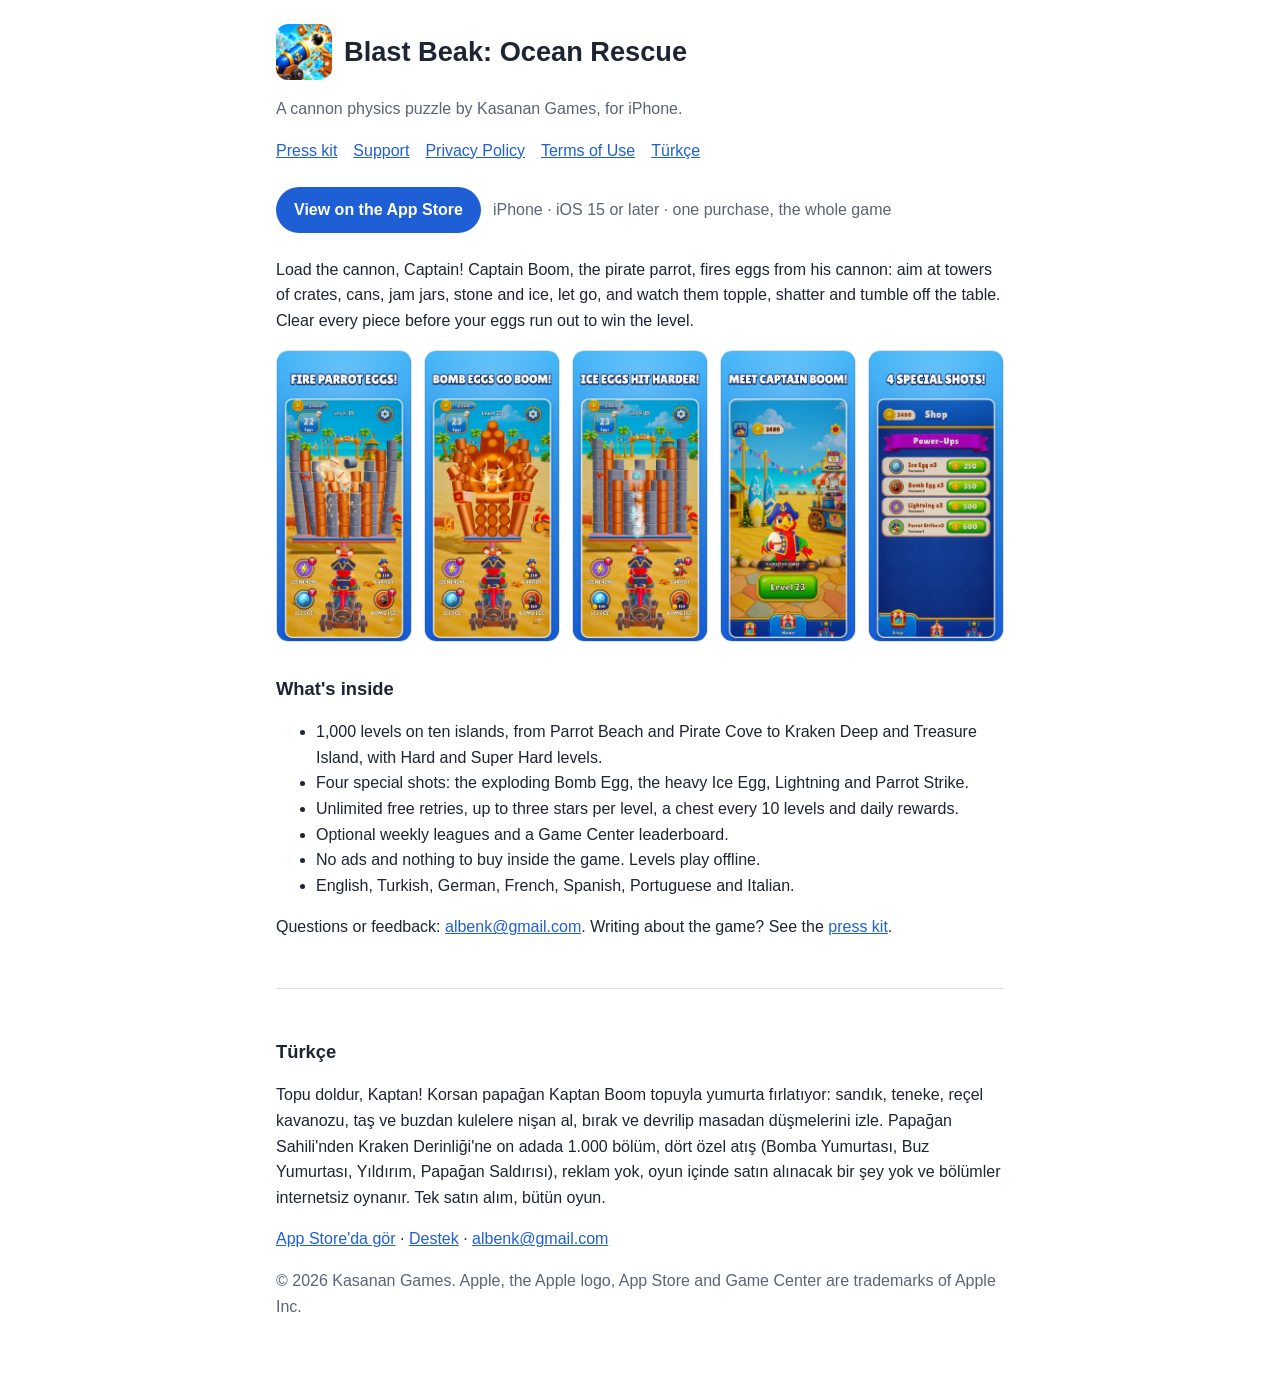
<file: index.html>
<!doctype html>
<html lang="en">
<head>
<meta charset="utf-8">
<meta name="viewport" content="width=device-width, initial-scale=1">
<title>Blast Beak: Ocean Rescue</title>
<meta name="description" content="A physics puzzle for iPhone: a pirate parrot's cannon fires eggs at towers. 1,000 levels, no ads, nothing to buy inside the game.">
<meta property="og:title" content="Blast Beak: Ocean Rescue">
<meta property="og:description" content="A physics puzzle for iPhone: a pirate parrot's cannon fires eggs at towers. 1,000 levels, no ads, nothing to buy inside the game.">
<meta property="og:image" content="https://albenm.github.io/blastbeak-privacy/press/files/BlastBeak_AppIcon_1024.png">
<meta property="og:url" content="https://albenm.github.io/blastbeak-privacy/">
<link rel="stylesheet" href="style.css">
</head>
<body>
<main>
<header><img src="icon.png" alt=""><h1>Blast Beak: Ocean Rescue</h1></header>
<p class="muted">A cannon physics puzzle by Kasanan Games, for iPhone.</p>
<nav><a href="press.html">Press kit</a><a href="support.html">Support</a><a href="privacy.html">Privacy Policy</a><a href="terms.html">Terms of Use</a><a href="#tr">Türkçe</a></nav>

<div class="cta"><a class="button" href="https://apps.apple.com/app/id6823233301">View on the App Store</a><span class="muted">iPhone · iOS 15 or later · one purchase, the whole game</span></div>

<p>Load the cannon, Captain! Captain Boom, the pirate parrot, fires eggs from his cannon: aim at towers of crates, cans, jam jars, stone and ice, let go, and watch them topple, shatter and tumble off the table. Clear every piece before your eggs run out to win the level.</p>

<div class="shots">
<a href="press/files/BlastBeak_01_eggs_1290x2796.jpg"><img src="press/thumbs/01_eggs.jpg" alt="Screenshot: firing parrot eggs at a tower of crates and stone" loading="lazy"></a>
<a href="press/files/BlastBeak_02_bomb_egg_1290x2796.jpg"><img src="press/thumbs/02_bomb_egg.jpg" alt="Screenshot: a Bomb Egg blowing a wooden tower apart" loading="lazy"></a>
<a href="press/files/BlastBeak_03_ice_egg_1290x2796.jpg"><img src="press/thumbs/03_ice_egg.jpg" alt="Screenshot: an Ice Egg hitting a tower" loading="lazy"></a>
<a href="press/files/BlastBeak_04_captain_1290x2796.jpg"><img src="press/thumbs/04_captain.jpg" alt="Screenshot: Captain Boom on the home screen" loading="lazy"></a>
<a href="press/files/BlastBeak_05_powerups_1290x2796.jpg"><img src="press/thumbs/05_powerups.jpg" alt="Screenshot: the four special shots in the Shop" loading="lazy"></a>
</div>

<h2>What's inside</h2>
<ul>
<li>1,000 levels on ten islands, from Parrot Beach and Pirate Cove to Kraken Deep and Treasure Island, with Hard and Super Hard levels.</li>
<li>Four special shots: the exploding Bomb Egg, the heavy Ice Egg, Lightning and Parrot Strike.</li>
<li>Unlimited free retries, up to three stars per level, a chest every 10 levels and daily rewards.</li>
<li>Optional weekly leagues and a Game Center leaderboard.</li>
<li>No ads and nothing to buy inside the game. Levels play offline.</li>
<li>English, Turkish, German, French, Spanish, Portuguese and Italian.</li>
</ul>

<p>Questions or feedback: <a href="mailto:albenk@gmail.com?subject=Blast%20Beak%20Support%20Request">albenk@gmail.com</a>. Writing about the game? See the <a href="press.html">press kit</a>.</p>

<hr>
<h2 id="tr" lang="tr">Türkçe</h2>
<p lang="tr">Topu doldur, Kaptan! Korsan papağan Kaptan Boom topuyla yumurta fırlatıyor: sandık, teneke, reçel kavanozu, taş ve buzdan kulelere nişan al, bırak ve devrilip masadan düşmelerini izle. Papağan Sahili'nden Kraken Derinliği'ne on adada 1.000 bölüm, dört özel atış (Bomba Yumurtası, Buz Yumurtası, Yıldırım, Papağan Saldırısı), reklam yok, oyun içinde satın alınacak bir şey yok ve bölümler internetsiz oynanır. Tek satın alım, bütün oyun.</p>
<p lang="tr"><a href="https://apps.apple.com/tr/app/id6823233301">App Store'da gör</a> · <a href="support.html#tr">Destek</a> · <a href="mailto:albenk@gmail.com?subject=Blast%20Beak%20Destek%20Talebi">albenk@gmail.com</a></p>

<p class="muted">&copy; 2026 Kasanan Games. Apple, the Apple logo, App Store and Game Center are trademarks of Apple Inc.</p>
</main>
</body>
</html>
</file>
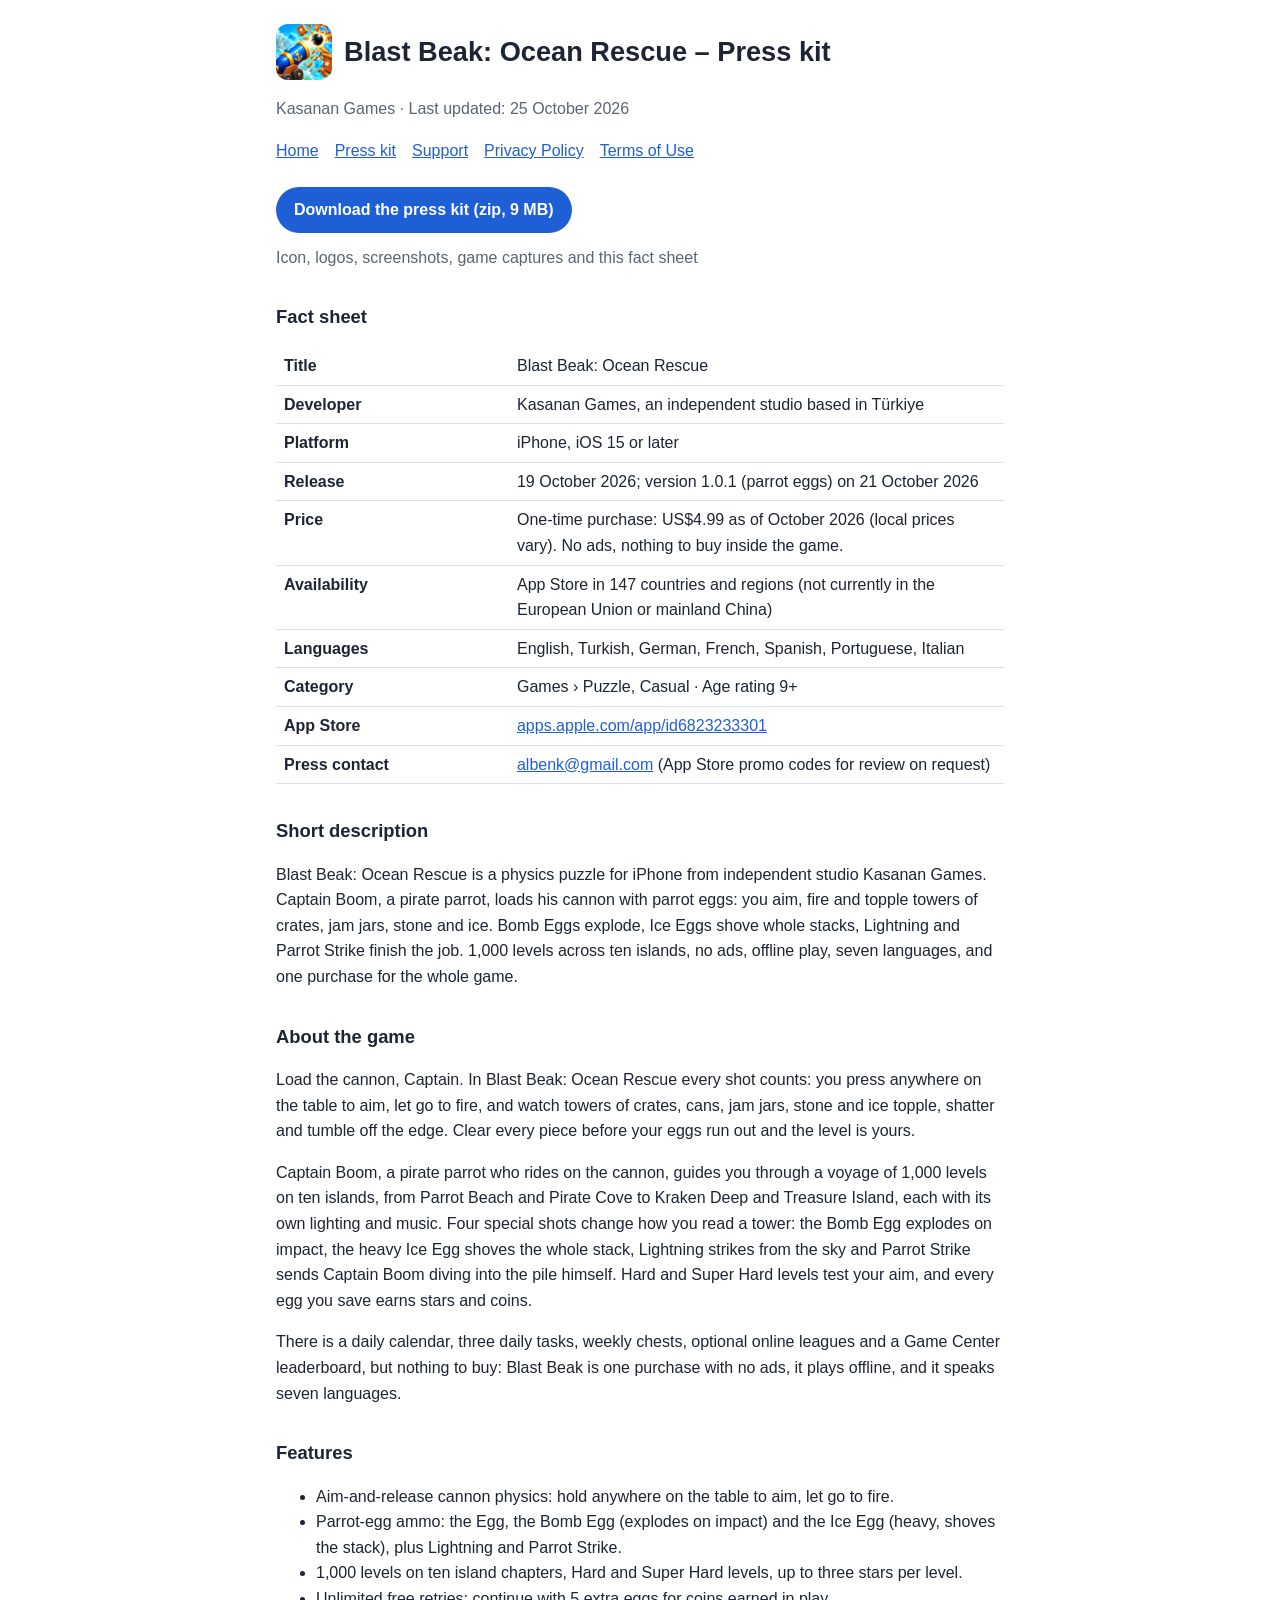
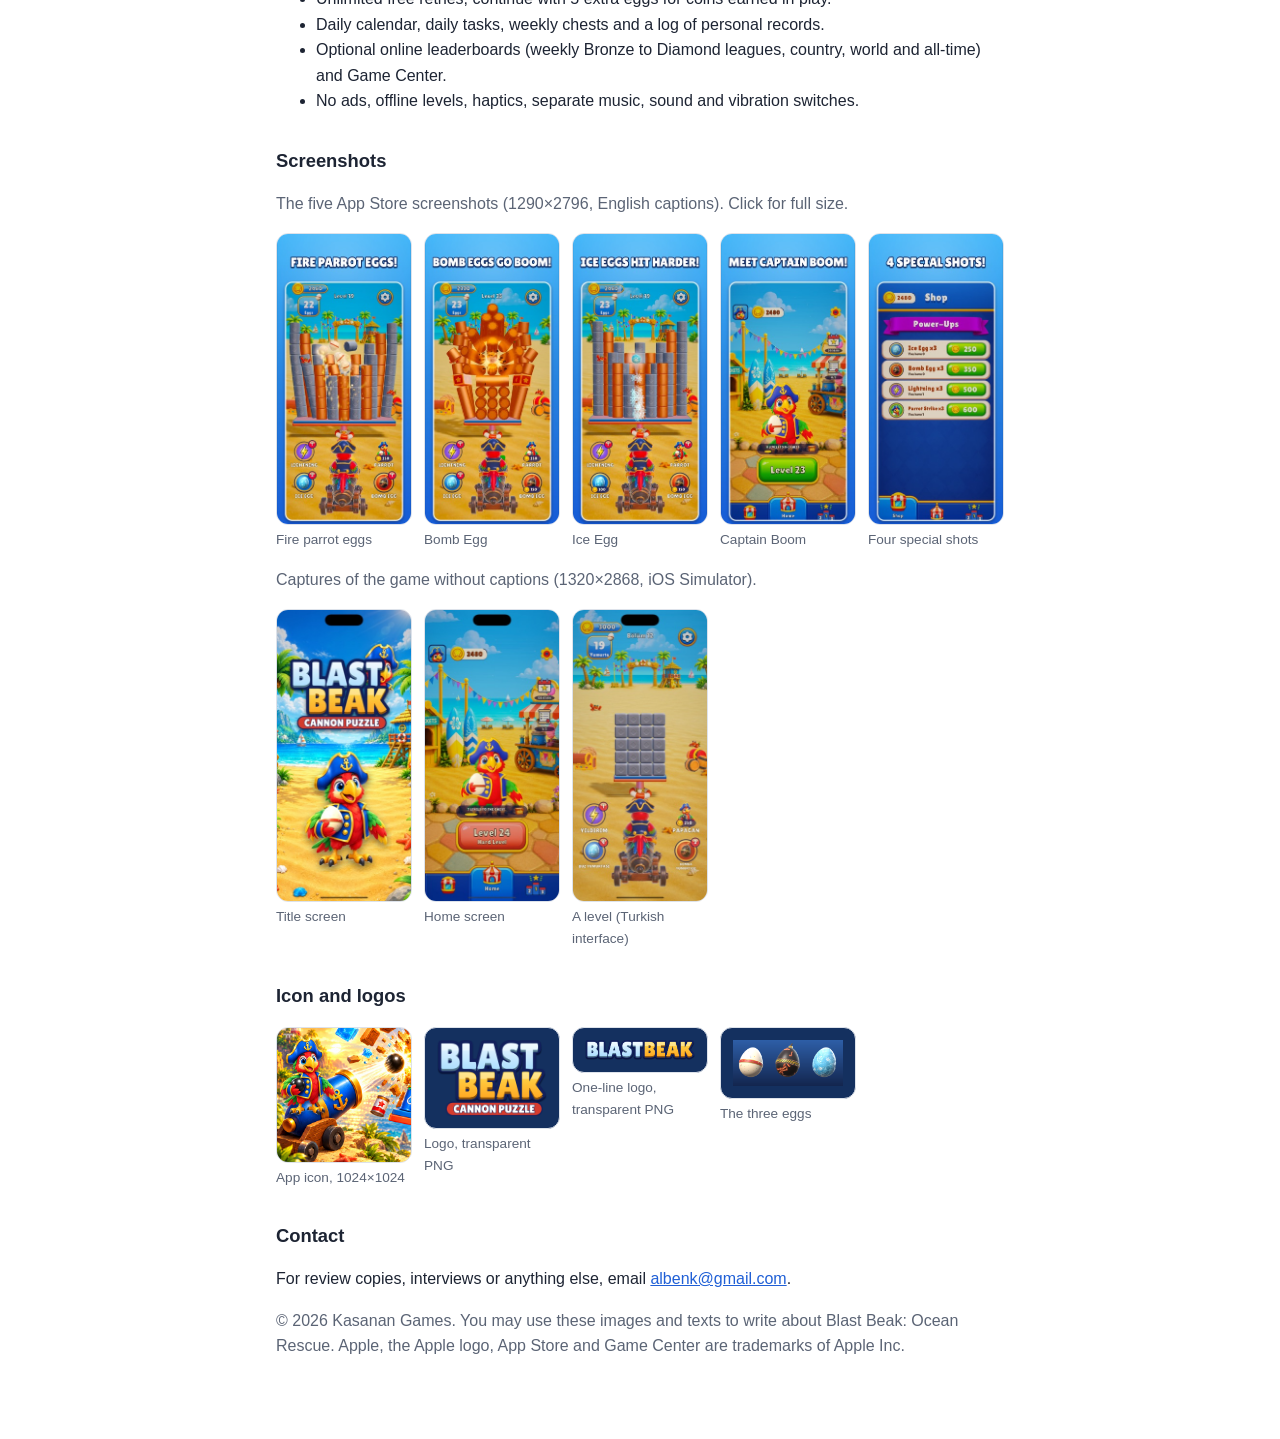
<file: press.html>
<!doctype html>
<html lang="en">
<head>
<meta charset="utf-8">
<meta name="viewport" content="width=device-width, initial-scale=1">
<title>Blast Beak – Press kit</title>
<meta name="description" content="Press kit for Blast Beak: Ocean Rescue, a physics puzzle for iPhone by Kasanan Games: fact sheet, descriptions, screenshots, icon and logos.">
<meta property="og:title" content="Blast Beak: Ocean Rescue – Press kit">
<meta property="og:image" content="https://albenm.github.io/blastbeak-privacy/press/files/BlastBeak_AppIcon_1024.png">
<meta property="og:url" content="https://albenm.github.io/blastbeak-privacy/press.html">
<link rel="stylesheet" href="style.css">
</head>
<body>
<main>
<header><img src="icon.png" alt=""><h1>Blast Beak: Ocean Rescue – Press kit</h1></header>
<p class="muted">Kasanan Games · Last updated: 25 October 2026</p>
<nav><a href="index.html">Home</a><a href="press.html">Press kit</a><a href="support.html">Support</a><a href="privacy.html">Privacy Policy</a><a href="terms.html">Terms of Use</a></nav>

<div class="cta"><a class="button" href="press/BlastBeak_PressKit.zip">Download the press kit (zip, 9 MB)</a><span class="muted">Icon, logos, screenshots, game captures and this fact sheet</span></div>

<h2>Fact sheet</h2>
<table>
<tr><th>Title</th><td>Blast Beak: Ocean Rescue</td></tr>
<tr><th>Developer</th><td>Kasanan Games, an independent studio based in Türkiye</td></tr>
<tr><th>Platform</th><td>iPhone, iOS 15 or later</td></tr>
<tr><th>Release</th><td>19 October 2026; version 1.0.1 (parrot eggs) on 21 October 2026</td></tr>
<tr><th>Price</th><td>One-time purchase: US$4.99 as of October 2026 (local prices vary). No ads, nothing to buy inside the game.</td></tr>
<tr><th>Availability</th><td>App Store in 147 countries and regions (not currently in the European Union or mainland China)</td></tr>
<tr><th>Languages</th><td>English, Turkish, German, French, Spanish, Portuguese, Italian</td></tr>
<tr><th>Category</th><td>Games › Puzzle, Casual · Age rating 9+</td></tr>
<tr><th>App Store</th><td><a href="https://apps.apple.com/app/id6823233301">apps.apple.com/app/id6823233301</a></td></tr>
<tr><th>Press contact</th><td><a href="mailto:albenk@gmail.com?subject=Blast%20Beak%20press">albenk@gmail.com</a> (App Store promo codes for review on request)</td></tr>
</table>

<h2>Short description</h2>
<p>Blast Beak: Ocean Rescue is a physics puzzle for iPhone from independent studio Kasanan Games. Captain Boom, a pirate parrot, loads his cannon with parrot eggs: you aim, fire and topple towers of crates, jam jars, stone and ice. Bomb Eggs explode, Ice Eggs shove whole stacks, Lightning and Parrot Strike finish the job. 1,000 levels across ten islands, no ads, offline play, seven languages, and one purchase for the whole game.</p>

<h2>About the game</h2>
<p>Load the cannon, Captain. In Blast Beak: Ocean Rescue every shot counts: you press anywhere on the table to aim, let go to fire, and watch towers of crates, cans, jam jars, stone and ice topple, shatter and tumble off the edge. Clear every piece before your eggs run out and the level is yours.</p>
<p>Captain Boom, a pirate parrot who rides on the cannon, guides you through a voyage of 1,000 levels on ten islands, from Parrot Beach and Pirate Cove to Kraken Deep and Treasure Island, each with its own lighting and music. Four special shots change how you read a tower: the Bomb Egg explodes on impact, the heavy Ice Egg shoves the whole stack, Lightning strikes from the sky and Parrot Strike sends Captain Boom diving into the pile himself. Hard and Super Hard levels test your aim, and every egg you save earns stars and coins.</p>
<p>There is a daily calendar, three daily tasks, weekly chests, optional online leagues and a Game Center leaderboard, but nothing to buy: Blast Beak is one purchase with no ads, it plays offline, and it speaks seven languages.</p>

<h2>Features</h2>
<ul>
<li>Aim-and-release cannon physics: hold anywhere on the table to aim, let go to fire.</li>
<li>Parrot-egg ammo: the Egg, the Bomb Egg (explodes on impact) and the Ice Egg (heavy, shoves the stack), plus Lightning and Parrot Strike.</li>
<li>1,000 levels on ten island chapters, Hard and Super Hard levels, up to three stars per level.</li>
<li>Unlimited free retries; continue with 5 extra eggs for coins earned in play.</li>
<li>Daily calendar, daily tasks, weekly chests and a log of personal records.</li>
<li>Optional online leaderboards (weekly Bronze to Diamond leagues, country, world and all-time) and Game Center.</li>
<li>No ads, offline levels, haptics, separate music, sound and vibration switches.</li>
</ul>

<h2>Screenshots</h2>
<p class="muted">The five App Store screenshots (1290×2796, English captions). Click for full size.</p>
<div class="shots">
<figure><a href="press/files/BlastBeak_01_eggs_1290x2796.jpg"><img src="press/thumbs/01_eggs.jpg" alt="Fire parrot eggs" loading="lazy"></a><figcaption>Fire parrot eggs</figcaption></figure>
<figure><a href="press/files/BlastBeak_02_bomb_egg_1290x2796.jpg"><img src="press/thumbs/02_bomb_egg.jpg" alt="Bomb Egg" loading="lazy"></a><figcaption>Bomb Egg</figcaption></figure>
<figure><a href="press/files/BlastBeak_03_ice_egg_1290x2796.jpg"><img src="press/thumbs/03_ice_egg.jpg" alt="Ice Egg" loading="lazy"></a><figcaption>Ice Egg</figcaption></figure>
<figure><a href="press/files/BlastBeak_04_captain_1290x2796.jpg"><img src="press/thumbs/04_captain.jpg" alt="Captain Boom" loading="lazy"></a><figcaption>Captain Boom</figcaption></figure>
<figure><a href="press/files/BlastBeak_05_powerups_1290x2796.jpg"><img src="press/thumbs/05_powerups.jpg" alt="Four special shots" loading="lazy"></a><figcaption>Four special shots</figcaption></figure>
</div>
<p class="muted">Captures of the game without captions (1320×2868, iOS Simulator).</p>
<div class="shots">
<figure><a href="press/files/BlastBeak_title_screen_1320x2868.jpg"><img src="press/thumbs/title_screen.jpg" alt="Title screen" loading="lazy"></a><figcaption>Title screen</figcaption></figure>
<figure><a href="press/files/BlastBeak_home_menu_1320x2868.jpg"><img src="press/thumbs/home_menu.jpg" alt="Home screen" loading="lazy"></a><figcaption>Home screen</figcaption></figure>
<figure><a href="press/files/BlastBeak_gameplay_turkish_hud_1320x2868.jpg"><img src="press/thumbs/gameplay_turkish_hud.jpg" alt="A level with the Turkish interface" loading="lazy"></a><figcaption>A level (Turkish interface)</figcaption></figure>
</div>

<h2>Icon and logos</h2>
<div class="shots assets">
<figure><a href="press/files/BlastBeak_AppIcon_1024.png"><img src="press/thumbs/icon.jpg" alt="App icon" loading="lazy"></a><figcaption>App icon, 1024×1024</figcaption></figure>
<figure><a href="press/files/BlastBeak_Logo_Stacked.png"><img class="logo" src="press/files/BlastBeak_Logo_Stacked.png" alt="Stacked logo" loading="lazy"></a><figcaption>Logo, transparent PNG</figcaption></figure>
<figure><a href="press/files/BlastBeak_Logo_Wordmark.png"><img class="logo" src="press/files/BlastBeak_Logo_Wordmark.png" alt="One-line logo" loading="lazy"></a><figcaption>One-line logo, transparent PNG</figcaption></figure>
<figure><a href="press/files/BlastBeak_Eggs.png"><img class="logo" src="press/files/BlastBeak_Eggs.png" alt="Egg, Bomb Egg and Ice Egg" loading="lazy"></a><figcaption>The three eggs</figcaption></figure>
</div>

<h2>Contact</h2>
<p>For review copies, interviews or anything else, email <a href="mailto:albenk@gmail.com?subject=Blast%20Beak%20press">albenk@gmail.com</a>.</p>

<p class="muted">&copy; 2026 Kasanan Games. You may use these images and texts to write about Blast Beak: Ocean Rescue. Apple, the Apple logo, App Store and Game Center are trademarks of Apple Inc.</p>
</main>
</body>
</html>
</file>
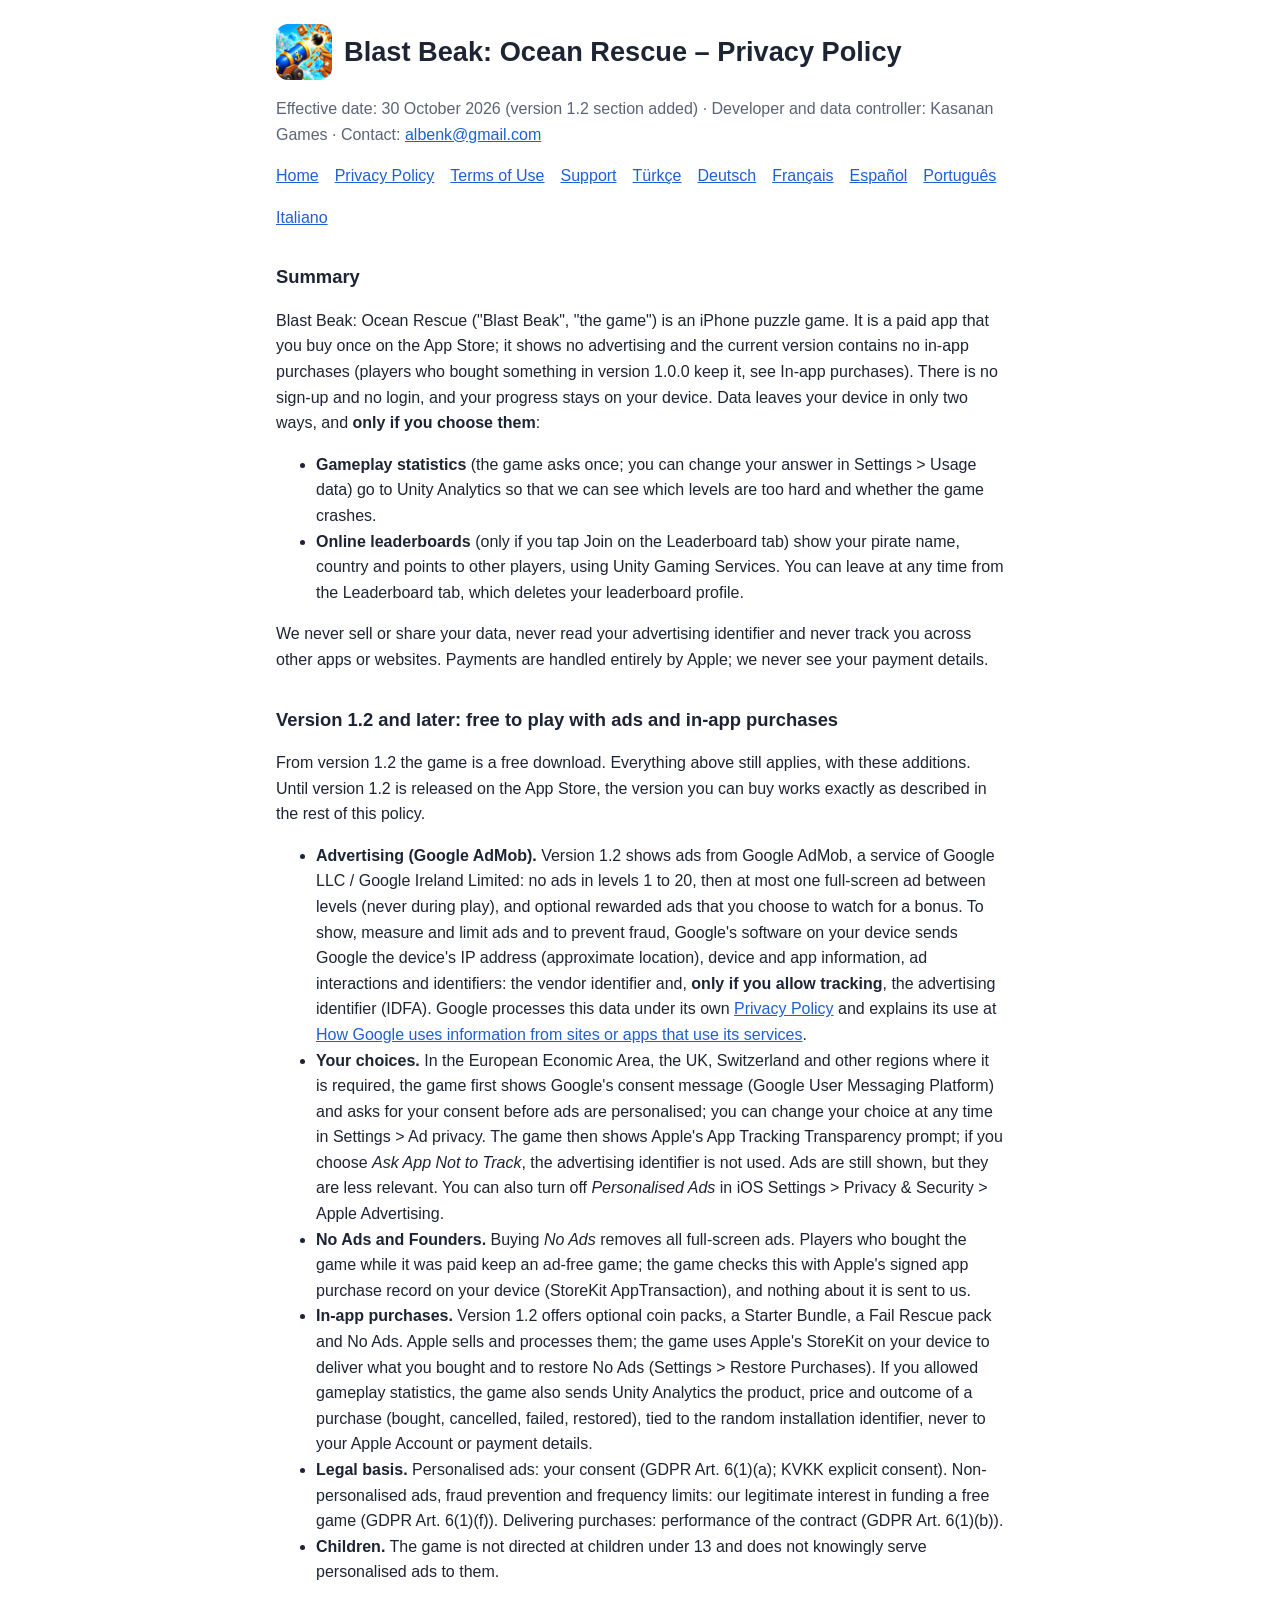
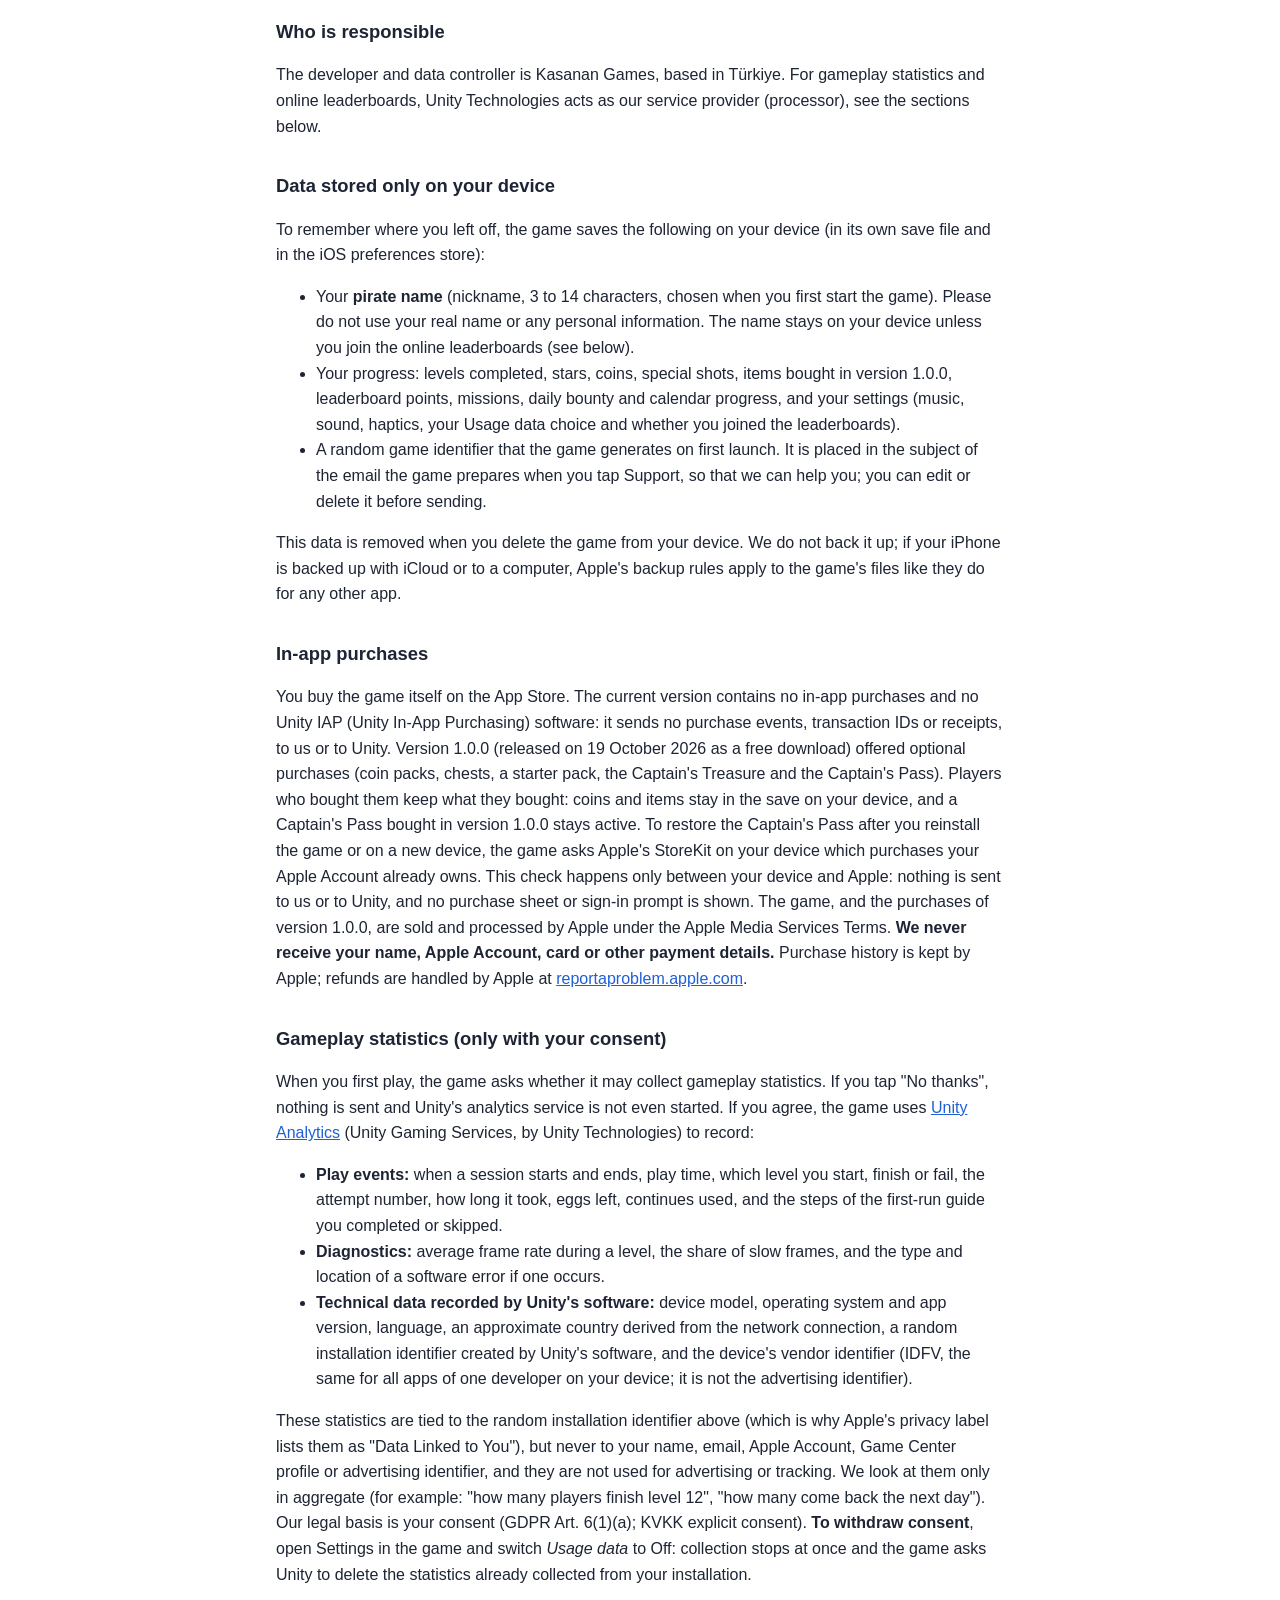
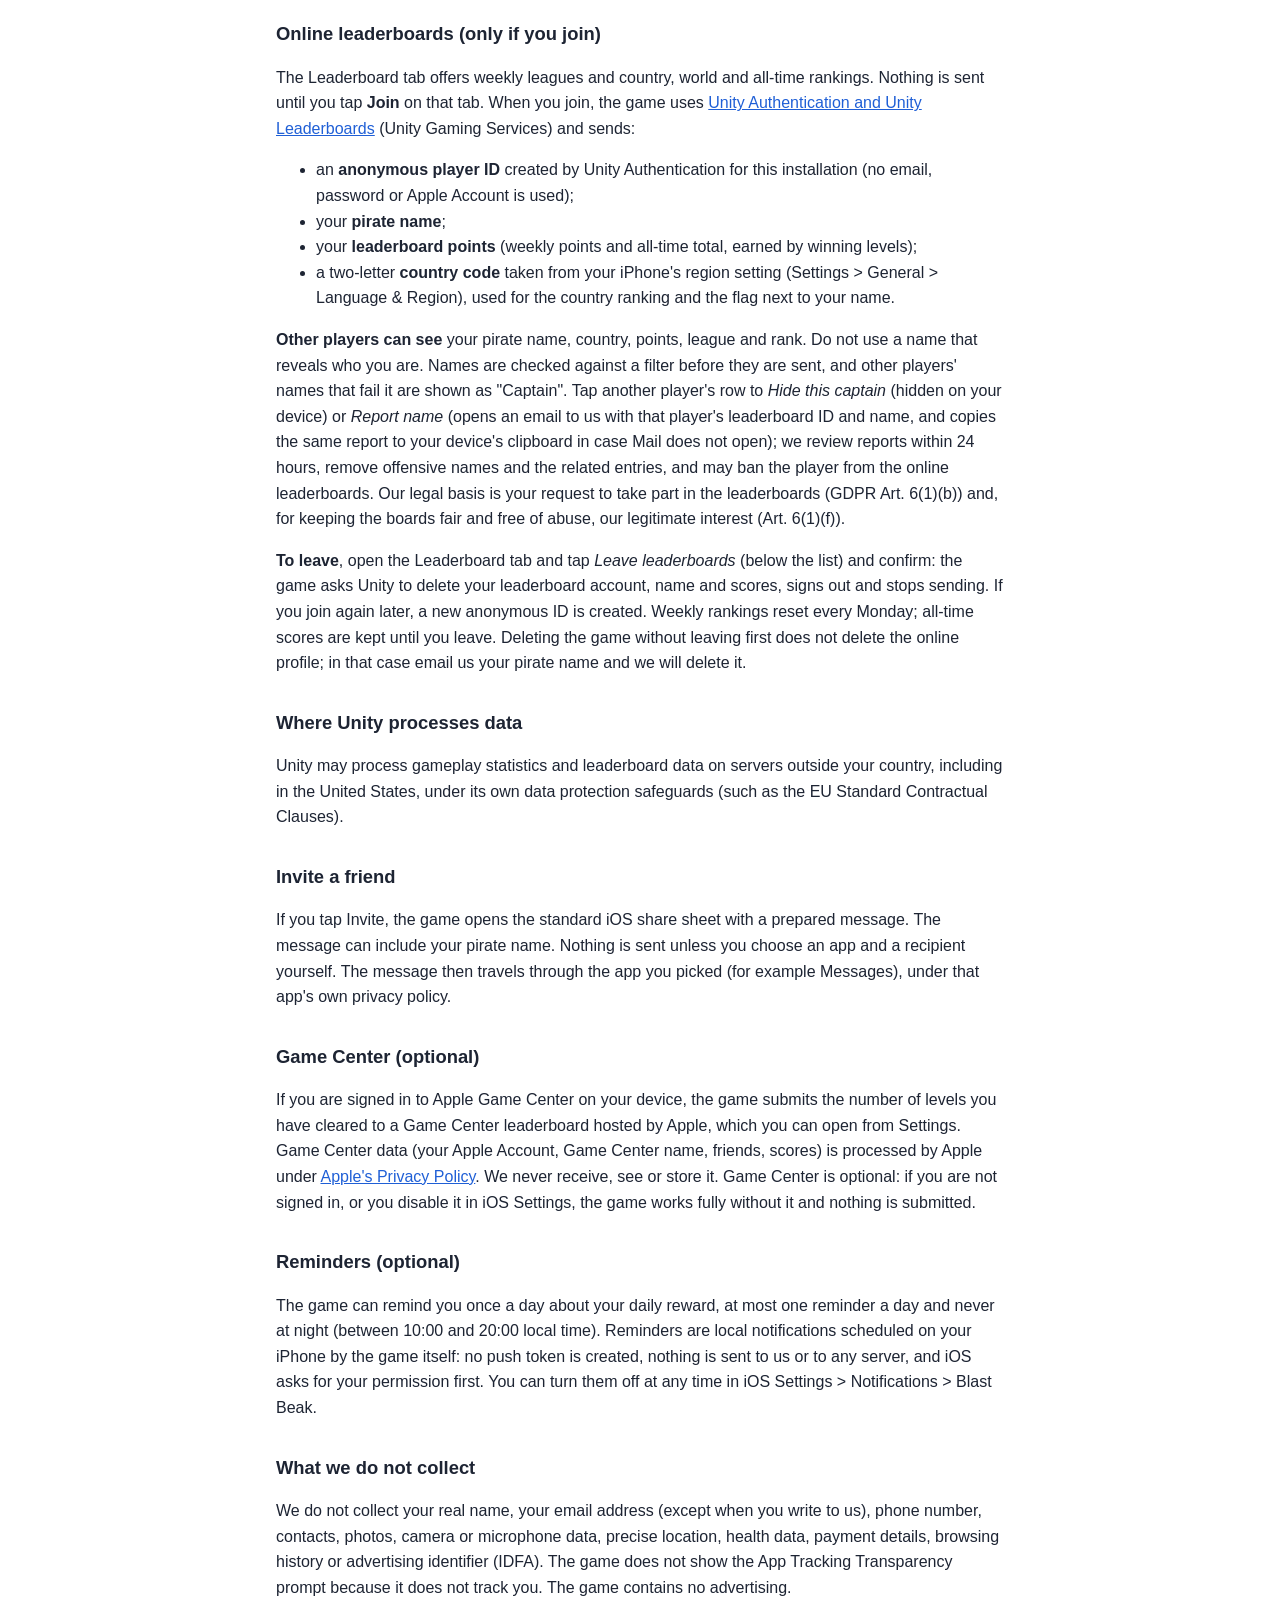
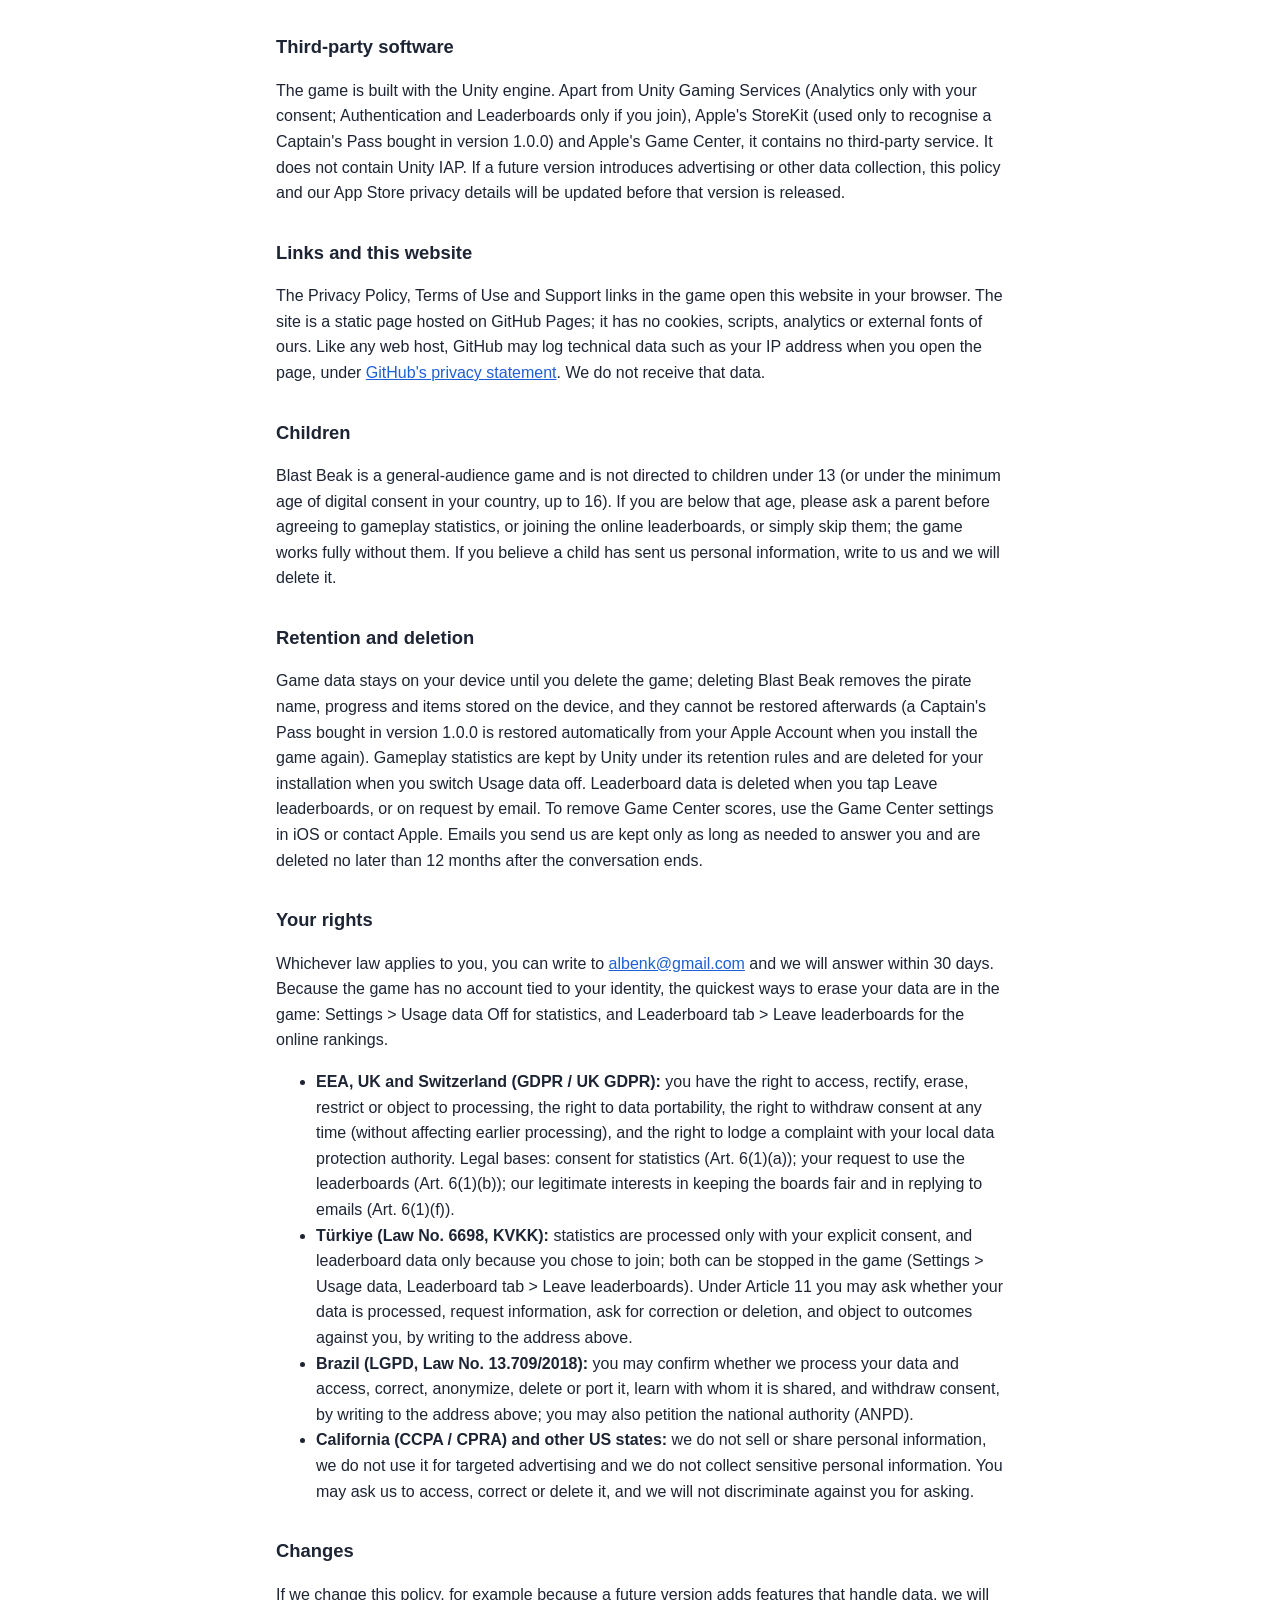
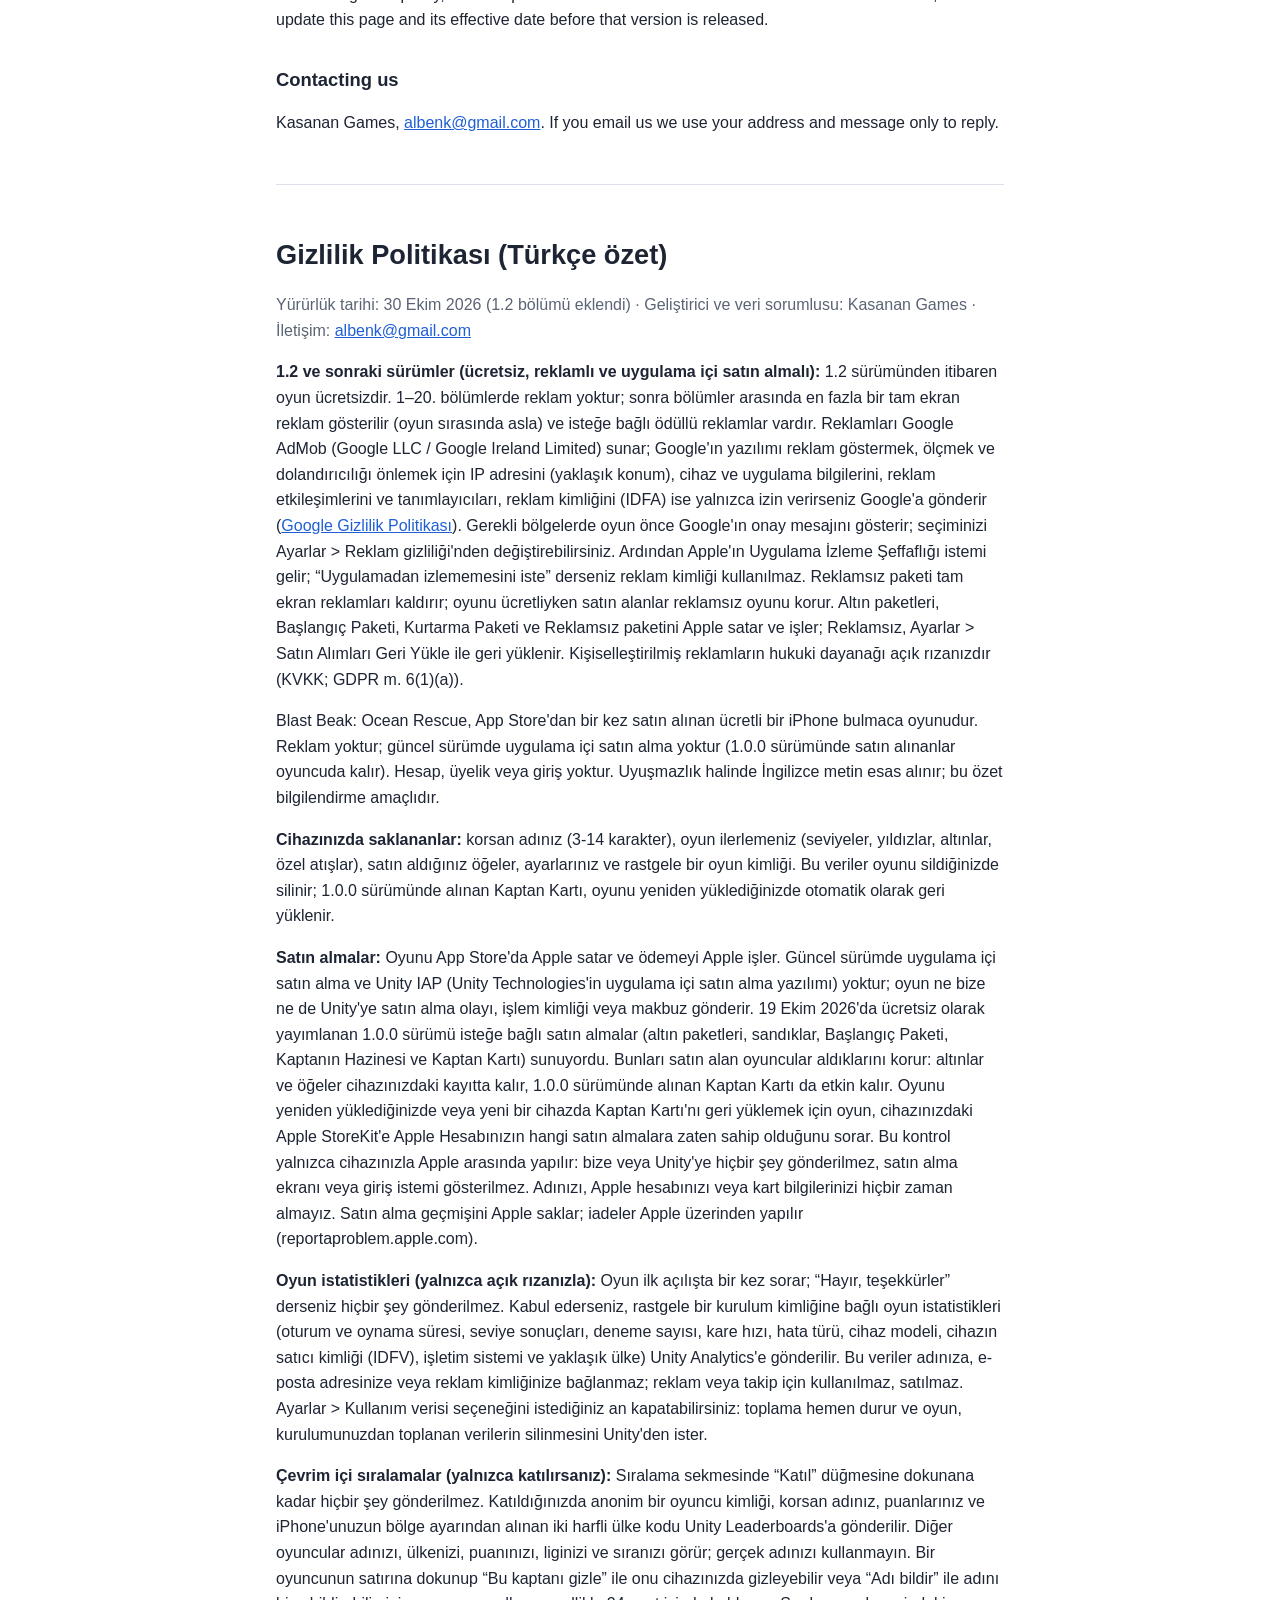
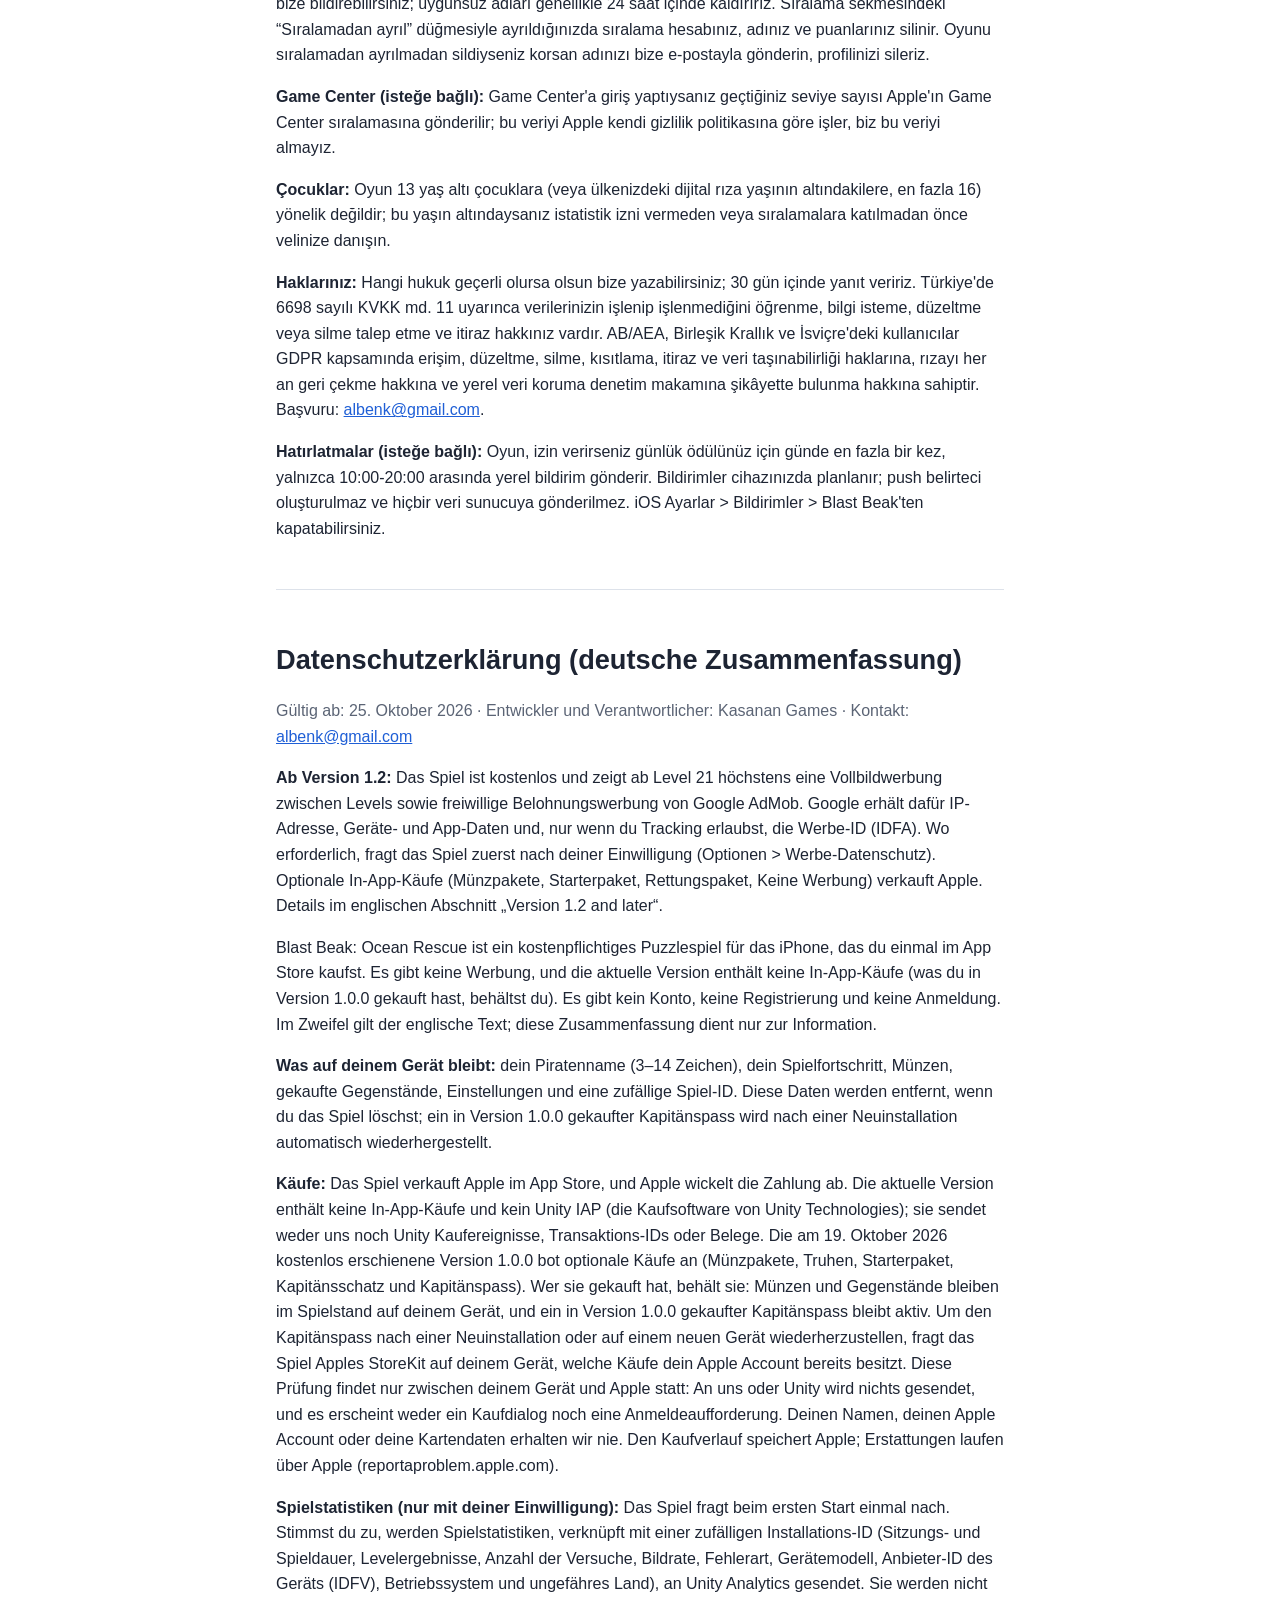
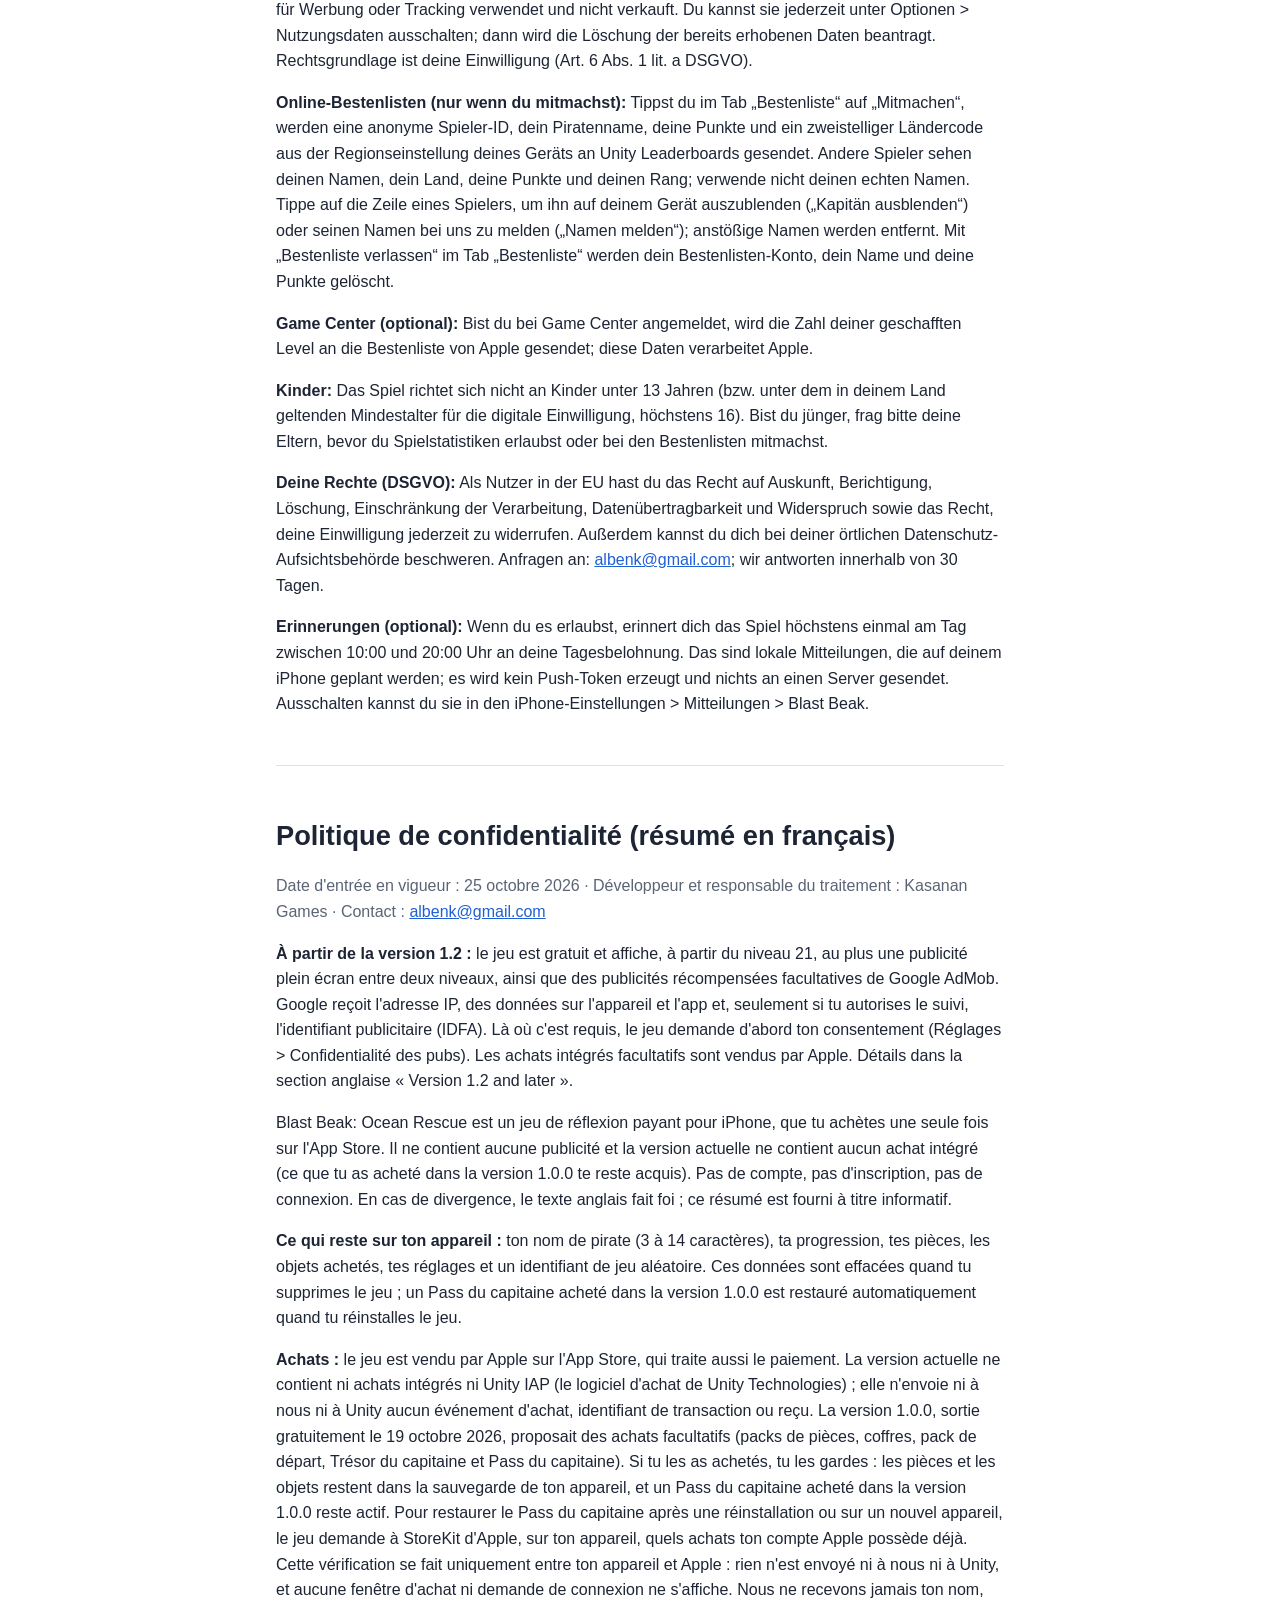
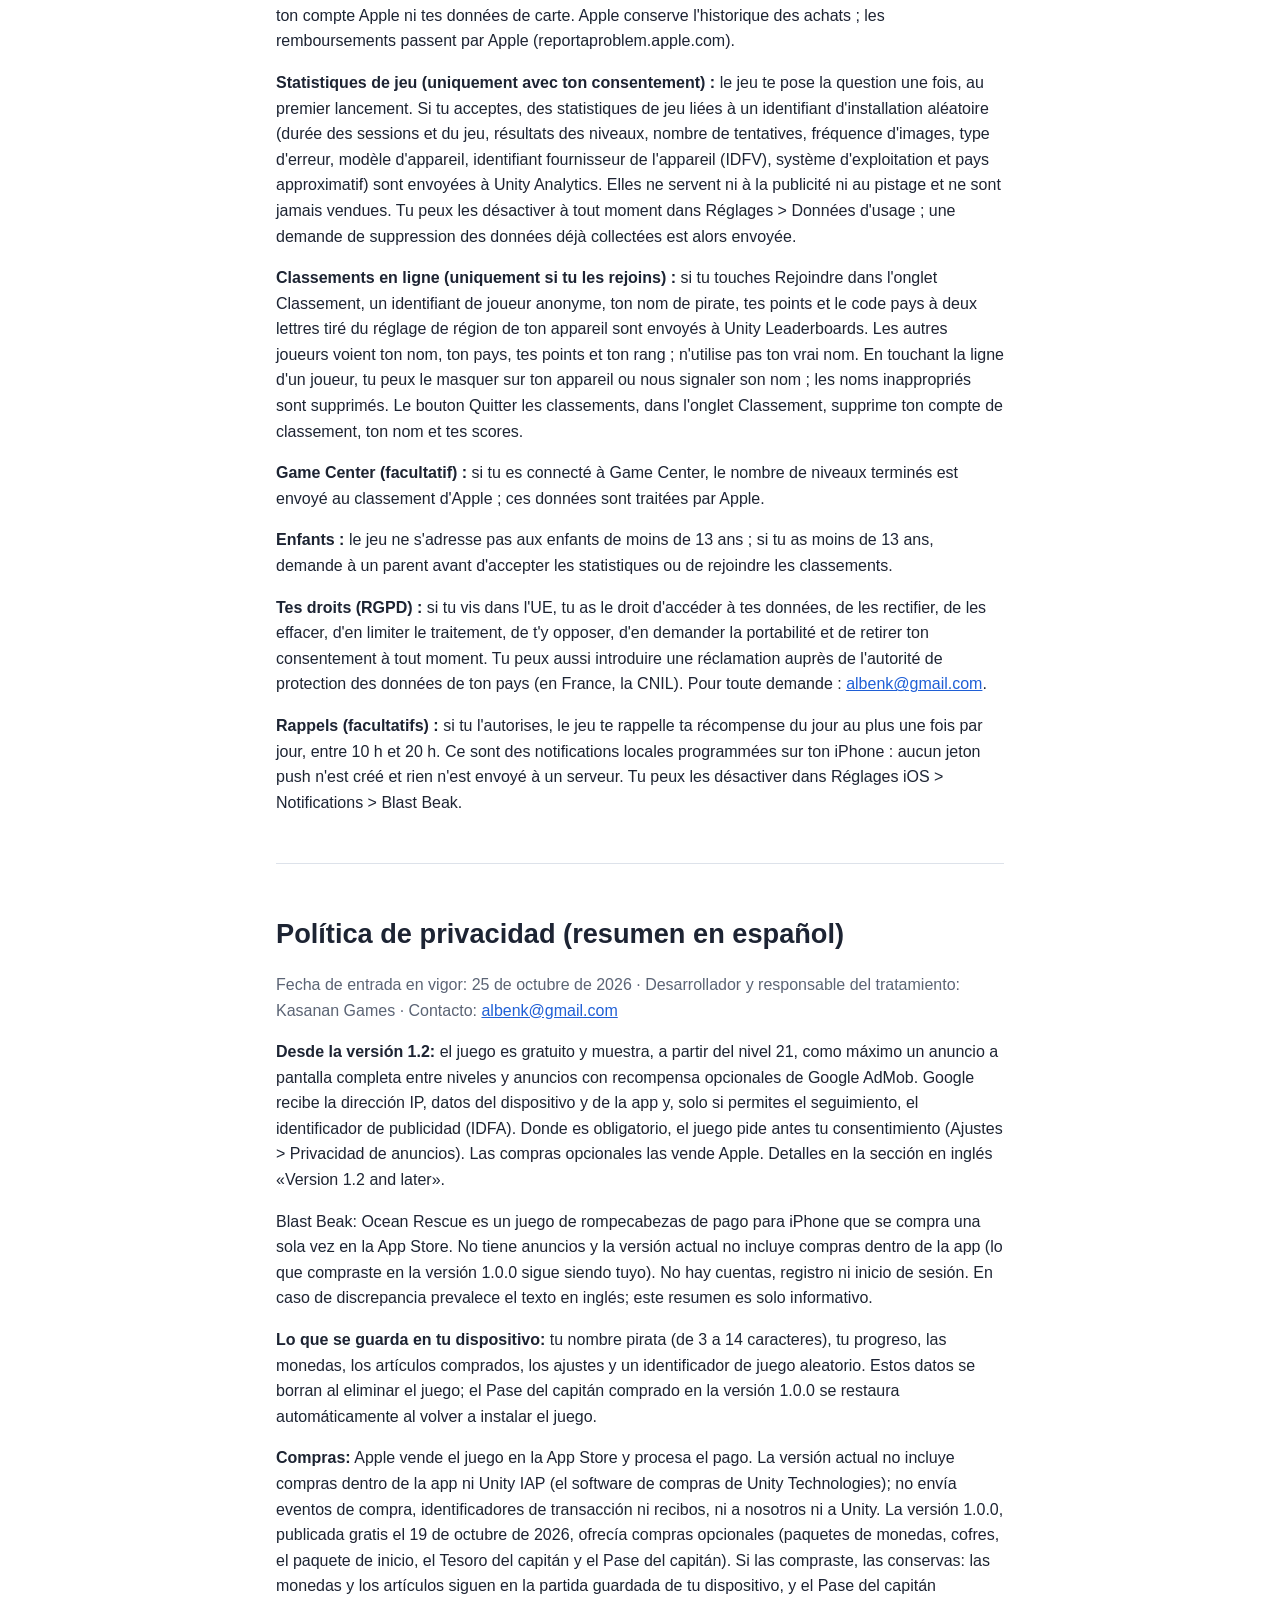
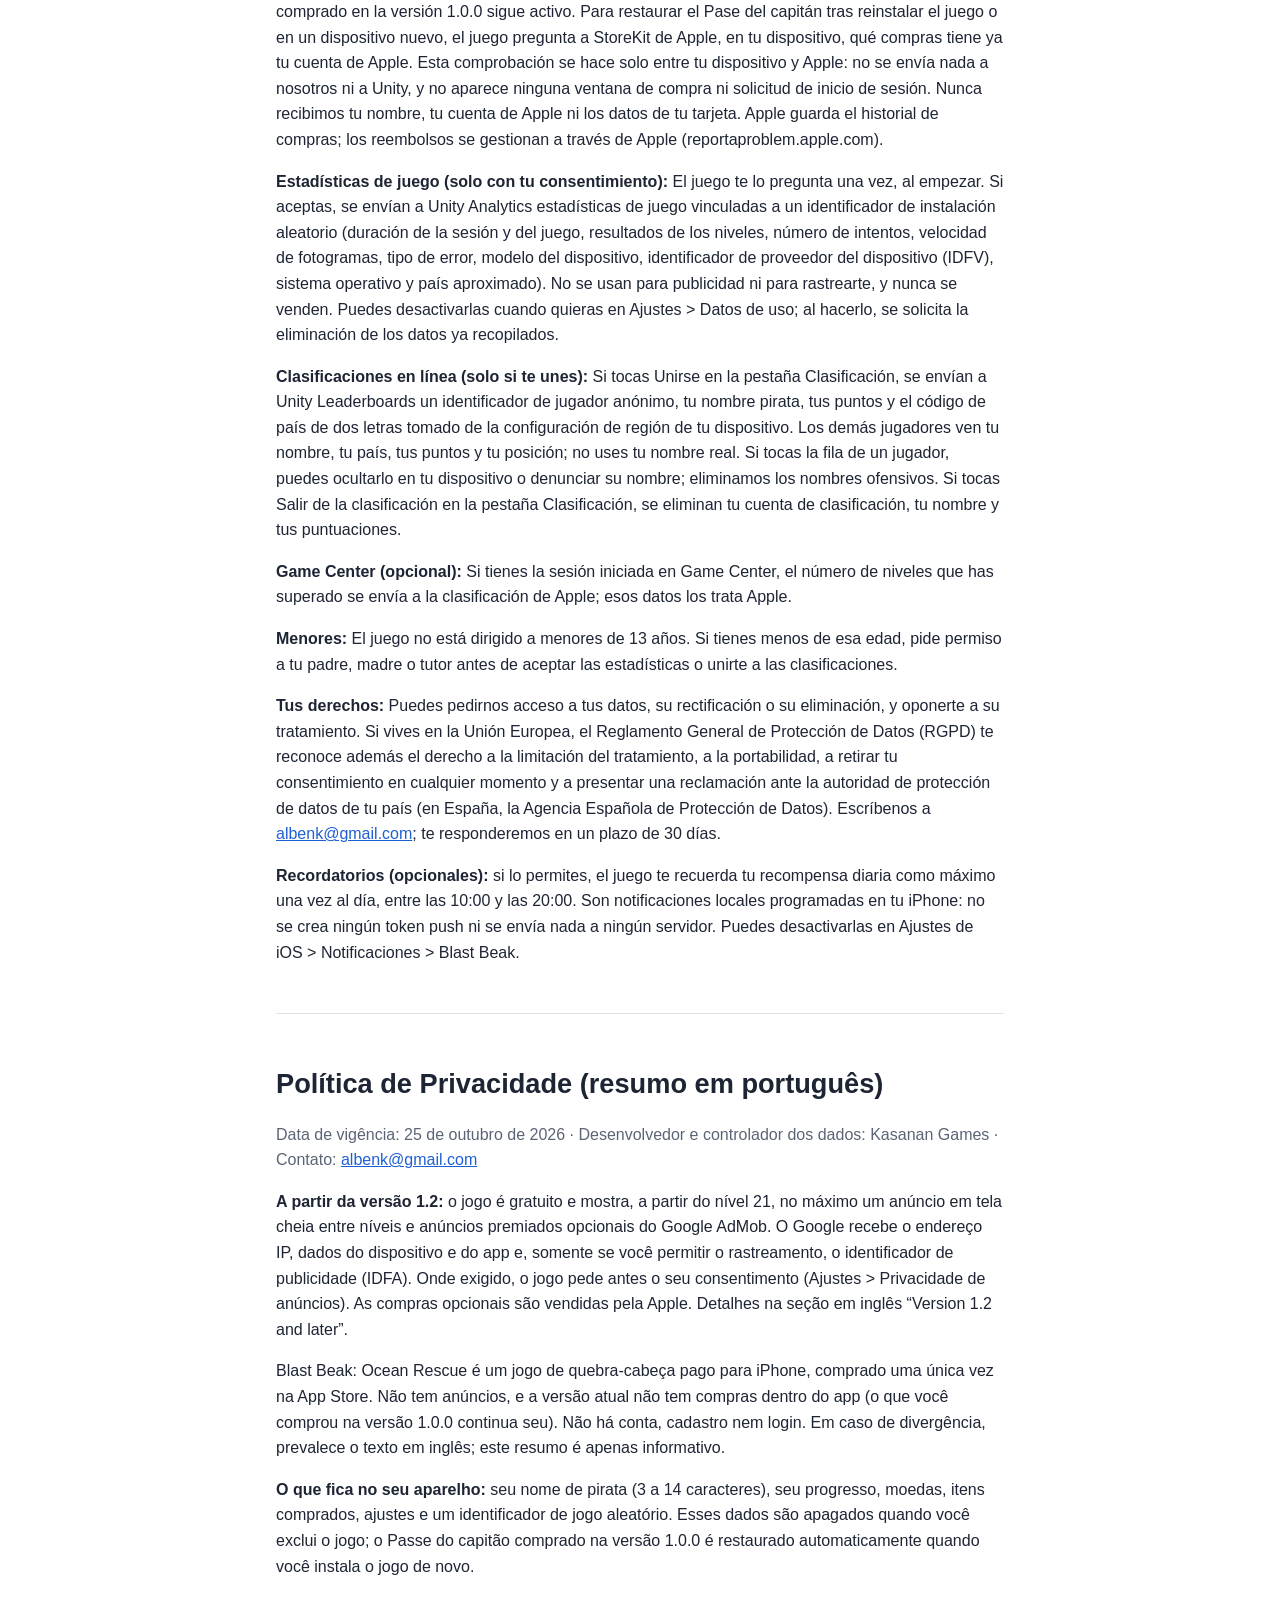
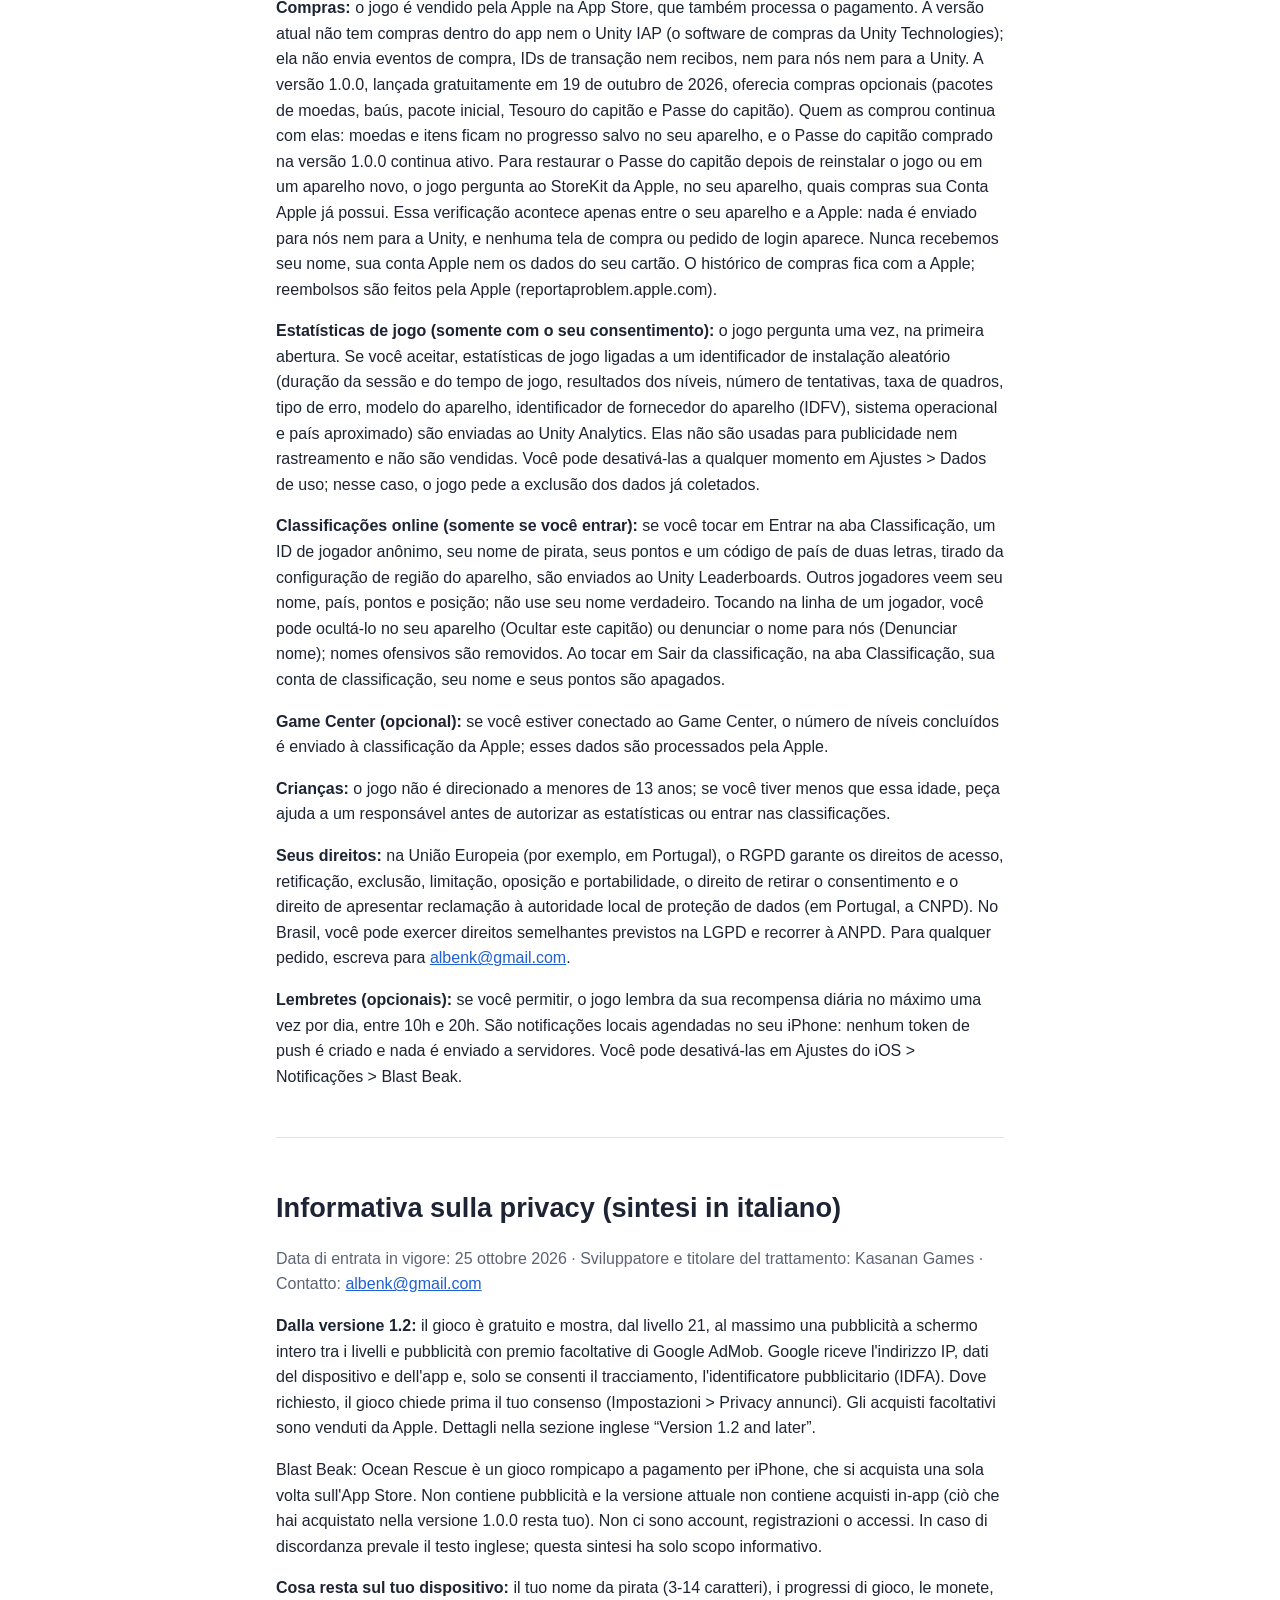
<file: privacy.html>
<!doctype html>
<html lang="en">
<head>
<meta charset="utf-8">
<meta name="viewport" content="width=device-width, initial-scale=1">
<title>Blast Beak – Privacy Policy</title>
<link rel="stylesheet" href="style.css">
</head>
<body>
<main>
<header><img src="icon.png" alt=""><h1>Blast Beak: Ocean Rescue – Privacy Policy</h1></header>
<p class="muted">Effective date: 30 October 2026 (version 1.2 section added) · Developer and data controller: Kasanan Games · Contact: <a href="mailto:albenk@gmail.com">albenk@gmail.com</a></p>
<nav><a href="index.html">Home</a><a href="privacy.html">Privacy Policy</a><a href="terms.html">Terms of Use</a><a href="support.html">Support</a><a href="#tr">Türkçe</a><a href="#de">Deutsch</a><a href="#fr">Français</a><a href="#es">Español</a><a href="#pt">Português</a><a href="#it">Italiano</a></nav>

<h2>Summary</h2>
<p>Blast Beak: Ocean Rescue ("Blast Beak", "the game") is an iPhone puzzle game. It is a paid app that you buy once on the App Store; it shows no advertising and the current version contains no in-app purchases (players who bought something in version 1.0.0 keep it, see In-app purchases). There is no sign-up and no login, and your progress stays on your device. Data leaves your device in only two ways, and <strong>only if you choose them</strong>:</p>
<ul>
<li><strong>Gameplay statistics</strong> (the game asks once; you can change your answer in Settings &gt; Usage data) go to Unity Analytics so that we can see which levels are too hard and whether the game crashes.</li>
<li><strong>Online leaderboards</strong> (only if you tap Join on the Leaderboard tab) show your pirate name, country and points to other players, using Unity Gaming Services. You can leave at any time from the Leaderboard tab, which deletes your leaderboard profile.</li>
</ul>
<p>We never sell or share your data, never read your advertising identifier and never track you across other apps or websites. Payments are handled entirely by Apple; we never see your payment details.</p>

<h2 id="v12">Version 1.2 and later: free to play with ads and in-app purchases</h2>
<p>From version 1.2 the game is a free download. Everything above still applies, with these additions. Until version 1.2 is released on the App Store, the version you can buy works exactly as described in the rest of this policy.</p>
<ul>
<li><strong>Advertising (Google AdMob).</strong> Version 1.2 shows ads from Google AdMob, a service of Google LLC / Google Ireland Limited: no ads in levels 1 to 20, then at most one full-screen ad between levels (never during play), and optional rewarded ads that you choose to watch for a bonus. To show, measure and limit ads and to prevent fraud, Google's software on your device sends Google the device's IP address (approximate location), device and app information, ad interactions and identifiers: the vendor identifier and, <strong>only if you allow tracking</strong>, the advertising identifier (IDFA). Google processes this data under its own <a href="https://policies.google.com/privacy">Privacy Policy</a> and explains its use at <a href="https://policies.google.com/technologies/partner-sites">How Google uses information from sites or apps that use its services</a>.</li>
<li><strong>Your choices.</strong> In the European Economic Area, the UK, Switzerland and other regions where it is required, the game first shows Google's consent message (Google User Messaging Platform) and asks for your consent before ads are personalised; you can change your choice at any time in Settings &gt; Ad privacy. The game then shows Apple's App Tracking Transparency prompt; if you choose <em>Ask App Not to Track</em>, the advertising identifier is not used. Ads are still shown, but they are less relevant. You can also turn off <em>Personalised Ads</em> in iOS Settings &gt; Privacy &amp; Security &gt; Apple Advertising.</li>
<li><strong>No Ads and Founders.</strong> Buying <em>No Ads</em> removes all full-screen ads. Players who bought the game while it was paid keep an ad-free game; the game checks this with Apple's signed app purchase record on your device (StoreKit AppTransaction), and nothing about it is sent to us.</li>
<li><strong>In-app purchases.</strong> Version 1.2 offers optional coin packs, a Starter Bundle, a Fail Rescue pack and No Ads. Apple sells and processes them; the game uses Apple's StoreKit on your device to deliver what you bought and to restore No Ads (Settings &gt; Restore Purchases). If you allowed gameplay statistics, the game also sends Unity Analytics the product, price and outcome of a purchase (bought, cancelled, failed, restored), tied to the random installation identifier, never to your Apple Account or payment details.</li>
<li><strong>Legal basis.</strong> Personalised ads: your consent (GDPR Art. 6(1)(a); KVKK explicit consent). Non-personalised ads, fraud prevention and frequency limits: our legitimate interest in funding a free game (GDPR Art. 6(1)(f)). Delivering purchases: performance of the contract (GDPR Art. 6(1)(b)).</li>
<li><strong>Children.</strong> The game is not directed at children under 13 and does not knowingly serve personalised ads to them.</li>
</ul>

<h2>Who is responsible</h2>
<p>The developer and data controller is Kasanan Games, based in Türkiye. For gameplay statistics and online leaderboards, Unity Technologies acts as our service provider (processor), see the sections below.</p>

<h2>Data stored only on your device</h2>
<p>To remember where you left off, the game saves the following on your device (in its own save file and in the iOS preferences store):</p>
<ul>
<li>Your <strong>pirate name</strong> (nickname, 3 to 14 characters, chosen when you first start the game). Please do not use your real name or any personal information. The name stays on your device unless you join the online leaderboards (see below).</li>
<li>Your progress: levels completed, stars, coins, special shots, items bought in version 1.0.0, leaderboard points, missions, daily bounty and calendar progress, and your settings (music, sound, haptics, your Usage data choice and whether you joined the leaderboards).</li>
<li>A random game identifier that the game generates on first launch. It is placed in the subject of the email the game prepares when you tap Support, so that we can help you; you can edit or delete it before sending.</li>
</ul>
<p>This data is removed when you delete the game from your device. We do not back it up; if your iPhone is backed up with iCloud or to a computer, Apple's backup rules apply to the game's files like they do for any other app.</p>

<h2>In-app purchases</h2>
<p>You buy the game itself on the App Store. The current version contains no in-app purchases and no Unity IAP (Unity In-App Purchasing) software: it sends no purchase events, transaction IDs or receipts, to us or to Unity. Version 1.0.0 (released on 19 October 2026 as a free download) offered optional purchases (coin packs, chests, a starter pack, the Captain's Treasure and the Captain's Pass). Players who bought them keep what they bought: coins and items stay in the save on your device, and a Captain's Pass bought in version 1.0.0 stays active. To restore the Captain's Pass after you reinstall the game or on a new device, the game asks Apple's StoreKit on your device which purchases your Apple Account already owns. This check happens only between your device and Apple: nothing is sent to us or to Unity, and no purchase sheet or sign-in prompt is shown. The game, and the purchases of version 1.0.0, are sold and processed by Apple under the Apple Media Services Terms. <strong>We never receive your name, Apple Account, card or other payment details.</strong> Purchase history is kept by Apple; refunds are handled by Apple at <a href="https://reportaproblem.apple.com">reportaproblem.apple.com</a>.</p>

<h2>Gameplay statistics (only with your consent)</h2>
<p>When you first play, the game asks whether it may collect gameplay statistics. If you tap "No thanks", nothing is sent and Unity's analytics service is not even started. If you agree, the game uses <a href="https://unity.com/legal/game-player-and-app-user-privacy-policy">Unity Analytics</a> (Unity Gaming Services, by Unity Technologies) to record:</p>
<ul>
<li><strong>Play events:</strong> when a session starts and ends, play time, which level you start, finish or fail, the attempt number, how long it took, eggs left, continues used, and the steps of the first-run guide you completed or skipped.</li>
<li><strong>Diagnostics:</strong> average frame rate during a level, the share of slow frames, and the type and location of a software error if one occurs.</li>
<li><strong>Technical data recorded by Unity's software:</strong> device model, operating system and app version, language, an approximate country derived from the network connection, a random installation identifier created by Unity's software, and the device's vendor identifier (IDFV, the same for all apps of one developer on your device; it is not the advertising identifier).</li>
</ul>
<p>These statistics are tied to the random installation identifier above (which is why Apple's privacy label lists them as "Data Linked to You"), but never to your name, email, Apple Account, Game Center profile or advertising identifier, and they are not used for advertising or tracking. We look at them only in aggregate (for example: "how many players finish level 12", "how many come back the next day"). Our legal basis is your consent (GDPR Art. 6(1)(a); KVKK explicit consent). <strong>To withdraw consent</strong>, open Settings in the game and switch <em>Usage data</em> to Off: collection stops at once and the game asks Unity to delete the statistics already collected from your installation.</p>

<h2>Online leaderboards (only if you join)</h2>
<p>The Leaderboard tab offers weekly leagues and country, world and all-time rankings. Nothing is sent until you tap <strong>Join</strong> on that tab. When you join, the game uses <a href="https://unity.com/legal/game-player-and-app-user-privacy-policy">Unity Authentication and Unity Leaderboards</a> (Unity Gaming Services) and sends:</p>
<ul>
<li>an <strong>anonymous player ID</strong> created by Unity Authentication for this installation (no email, password or Apple Account is used);</li>
<li>your <strong>pirate name</strong>;</li>
<li>your <strong>leaderboard points</strong> (weekly points and all-time total, earned by winning levels);</li>
<li>a two-letter <strong>country code</strong> taken from your iPhone's region setting (Settings &gt; General &gt; Language &amp; Region), used for the country ranking and the flag next to your name.</li>
</ul>
<p><strong>Other players can see</strong> your pirate name, country, points, league and rank. Do not use a name that reveals who you are. Names are checked against a filter before they are sent, and other players' names that fail it are shown as "Captain". Tap another player's row to <em>Hide this captain</em> (hidden on your device) or <em>Report name</em> (opens an email to us with that player's leaderboard ID and name, and copies the same report to your device's clipboard in case Mail does not open); we review reports within 24 hours, remove offensive names and the related entries, and may ban the player from the online leaderboards. Our legal basis is your request to take part in the leaderboards (GDPR Art. 6(1)(b)) and, for keeping the boards fair and free of abuse, our legitimate interest (Art. 6(1)(f)).</p>
<p><strong>To leave</strong>, open the Leaderboard tab and tap <em>Leave leaderboards</em> (below the list) and confirm: the game asks Unity to delete your leaderboard account, name and scores, signs out and stops sending. If you join again later, a new anonymous ID is created. Weekly rankings reset every Monday; all-time scores are kept until you leave. Deleting the game without leaving first does not delete the online profile; in that case email us your pirate name and we will delete it.</p>

<h2>Where Unity processes data</h2>
<p>Unity may process gameplay statistics and leaderboard data on servers outside your country, including in the United States, under its own data protection safeguards (such as the EU Standard Contractual Clauses).</p>

<h2>Invite a friend</h2>
<p>If you tap Invite, the game opens the standard iOS share sheet with a prepared message. The message can include your pirate name. Nothing is sent unless you choose an app and a recipient yourself. The message then travels through the app you picked (for example Messages), under that app's own privacy policy.</p>

<h2>Game Center (optional)</h2>
<p>If you are signed in to Apple Game Center on your device, the game submits the number of levels you have cleared to a Game Center leaderboard hosted by Apple, which you can open from Settings. Game Center data (your Apple Account, Game Center name, friends, scores) is processed by Apple under <a href="https://www.apple.com/legal/privacy/">Apple's Privacy Policy</a>. We never receive, see or store it. Game Center is optional: if you are not signed in, or you disable it in iOS Settings, the game works fully without it and nothing is submitted.</p>

<h2>Reminders (optional)</h2>
<p>The game can remind you once a day about your daily reward, at most one reminder a day and never at night (between 10:00 and 20:00 local time). Reminders are local notifications scheduled on your iPhone by the game itself: no push token is created, nothing is sent to us or to any server, and iOS asks for your permission first. You can turn them off at any time in iOS Settings &gt; Notifications &gt; Blast Beak.</p>

<h2>What we do not collect</h2>
<p>We do not collect your real name, your email address (except when you write to us), phone number, contacts, photos, camera or microphone data, precise location, health data, payment details, browsing history or advertising identifier (IDFA). The game does not show the App Tracking Transparency prompt because it does not track you. The game contains no advertising.</p>

<h2>Third-party software</h2>
<p>The game is built with the Unity engine. Apart from Unity Gaming Services (Analytics only with your consent; Authentication and Leaderboards only if you join), Apple's StoreKit (used only to recognise a Captain's Pass bought in version 1.0.0) and Apple's Game Center, it contains no third-party service. It does not contain Unity IAP. If a future version introduces advertising or other data collection, this policy and our App Store privacy details will be updated before that version is released.</p>

<h2>Links and this website</h2>
<p>The Privacy Policy, Terms of Use and Support links in the game open this website in your browser. The site is a static page hosted on GitHub Pages; it has no cookies, scripts, analytics or external fonts of ours. Like any web host, GitHub may log technical data such as your IP address when you open the page, under <a href="https://docs.github.com/en/site-policy/privacy-policies/github-general-privacy-statement">GitHub's privacy statement</a>. We do not receive that data.</p>

<h2>Children</h2>
<p>Blast Beak is a general-audience game and is not directed to children under 13 (or under the minimum age of digital consent in your country, up to 16). If you are below that age, please ask a parent before agreeing to gameplay statistics, or joining the online leaderboards, or simply skip them; the game works fully without them. If you believe a child has sent us personal information, write to us and we will delete it.</p>

<h2>Retention and deletion</h2>
<p>Game data stays on your device until you delete the game; deleting Blast Beak removes the pirate name, progress and items stored on the device, and they cannot be restored afterwards (a Captain's Pass bought in version 1.0.0 is restored automatically from your Apple Account when you install the game again). Gameplay statistics are kept by Unity under its retention rules and are deleted for your installation when you switch Usage data off. Leaderboard data is deleted when you tap Leave leaderboards, or on request by email. To remove Game Center scores, use the Game Center settings in iOS or contact Apple. Emails you send us are kept only as long as needed to answer you and are deleted no later than 12 months after the conversation ends.</p>

<h2>Your rights</h2>
<p>Whichever law applies to you, you can write to <a href="mailto:albenk@gmail.com">albenk@gmail.com</a> and we will answer within 30 days. Because the game has no account tied to your identity, the quickest ways to erase your data are in the game: Settings &gt; Usage data Off for statistics, and Leaderboard tab &gt; Leave leaderboards for the online rankings.</p>
<ul>
<li><strong>EEA, UK and Switzerland (GDPR / UK GDPR):</strong> you have the right to access, rectify, erase, restrict or object to processing, the right to data portability, the right to withdraw consent at any time (without affecting earlier processing), and the right to lodge a complaint with your local data protection authority. Legal bases: consent for statistics (Art. 6(1)(a)); your request to use the leaderboards (Art. 6(1)(b)); our legitimate interests in keeping the boards fair and in replying to emails (Art. 6(1)(f)).</li>
<li><strong>Türkiye (Law No. 6698, KVKK):</strong> statistics are processed only with your explicit consent, and leaderboard data only because you chose to join; both can be stopped in the game (Settings &gt; Usage data, Leaderboard tab &gt; Leave leaderboards). Under Article 11 you may ask whether your data is processed, request information, ask for correction or deletion, and object to outcomes against you, by writing to the address above.</li>
<li><strong>Brazil (LGPD, Law No. 13.709/2018):</strong> you may confirm whether we process your data and access, correct, anonymize, delete or port it, learn with whom it is shared, and withdraw consent, by writing to the address above; you may also petition the national authority (ANPD).</li>
<li><strong>California (CCPA / CPRA) and other US states:</strong> we do not sell or share personal information, we do not use it for targeted advertising and we do not collect sensitive personal information. You may ask us to access, correct or delete it, and we will not discriminate against you for asking.</li>
</ul>

<h2>Changes</h2>
<p>If we change this policy, for example because a future version adds features that handle data, we will update this page and its effective date before that version is released.</p>

<h2>Contacting us</h2>
<p>Kasanan Games, <a href="mailto:albenk@gmail.com?subject=Blast%20Beak%20Privacy">albenk@gmail.com</a>. If you email us we use your address and message only to reply.</p>

<hr>

<h1 id="tr">Gizlilik Politikası (Türkçe özet)</h1>
<p class="muted">Yürürlük tarihi: 30 Ekim 2026 (1.2 bölümü eklendi) · Geliştirici ve veri sorumlusu: Kasanan Games · İletişim: <a href="mailto:albenk@gmail.com">albenk@gmail.com</a></p>
<p><strong>1.2 ve sonraki sürümler (ücretsiz, reklamlı ve uygulama içi satın almalı):</strong> 1.2 sürümünden itibaren oyun ücretsizdir. 1–20. bölümlerde reklam yoktur; sonra bölümler arasında en fazla bir tam ekran reklam gösterilir (oyun sırasında asla) ve isteğe bağlı ödüllü reklamlar vardır. Reklamları Google AdMob (Google LLC / Google Ireland Limited) sunar; Google'ın yazılımı reklam göstermek, ölçmek ve dolandırıcılığı önlemek için IP adresini (yaklaşık konum), cihaz ve uygulama bilgilerini, reklam etkileşimlerini ve tanımlayıcıları, reklam kimliğini (IDFA) ise yalnızca izin verirseniz Google'a gönderir (<a href="https://policies.google.com/privacy">Google Gizlilik Politikası</a>). Gerekli bölgelerde oyun önce Google'ın onay mesajını gösterir; seçiminizi Ayarlar &gt; Reklam gizliliği'nden değiştirebilirsiniz. Ardından Apple'ın Uygulama İzleme Şeffaflığı istemi gelir; “Uygulamadan izlememesini iste” derseniz reklam kimliği kullanılmaz. Reklamsız paketi tam ekran reklamları kaldırır; oyunu ücretliyken satın alanlar reklamsız oyunu korur. Altın paketleri, Başlangıç Paketi, Kurtarma Paketi ve Reklamsız paketini Apple satar ve işler; Reklamsız, Ayarlar &gt; Satın Alımları Geri Yükle ile geri yüklenir. Kişiselleştirilmiş reklamların hukuki dayanağı açık rızanızdır (KVKK; GDPR m. 6(1)(a)).</p>
<p>Blast Beak: Ocean Rescue, App Store'dan bir kez satın alınan ücretli bir iPhone bulmaca oyunudur. Reklam yoktur; güncel sürümde uygulama içi satın alma yoktur (1.0.0 sürümünde satın alınanlar oyuncuda kalır). Hesap, üyelik veya giriş yoktur. Uyuşmazlık halinde İngilizce metin esas alınır; bu özet bilgilendirme amaçlıdır.</p>
<p><strong>Cihazınızda saklananlar:</strong> korsan adınız (3-14 karakter), oyun ilerlemeniz (seviyeler, yıldızlar, altınlar, özel atışlar), satın aldığınız öğeler, ayarlarınız ve rastgele bir oyun kimliği. Bu veriler oyunu sildiğinizde silinir; 1.0.0 sürümünde alınan Kaptan Kartı, oyunu yeniden yüklediğinizde otomatik olarak geri yüklenir.</p>
<p><strong>Satın almalar:</strong> Oyunu App Store'da Apple satar ve ödemeyi Apple işler. Güncel sürümde uygulama içi satın alma ve Unity IAP (Unity Technologies'in uygulama içi satın alma yazılımı) yoktur; oyun ne bize ne de Unity'ye satın alma olayı, işlem kimliği veya makbuz gönderir. 19 Ekim 2026'da ücretsiz olarak yayımlanan 1.0.0 sürümü isteğe bağlı satın almalar (altın paketleri, sandıklar, Başlangıç Paketi, Kaptanın Hazinesi ve Kaptan Kartı) sunuyordu. Bunları satın alan oyuncular aldıklarını korur: altınlar ve öğeler cihazınızdaki kayıtta kalır, 1.0.0 sürümünde alınan Kaptan Kartı da etkin kalır. Oyunu yeniden yüklediğinizde veya yeni bir cihazda Kaptan Kartı'nı geri yüklemek için oyun, cihazınızdaki Apple StoreKit'e Apple Hesabınızın hangi satın almalara zaten sahip olduğunu sorar. Bu kontrol yalnızca cihazınızla Apple arasında yapılır: bize veya Unity'ye hiçbir şey gönderilmez, satın alma ekranı veya giriş istemi gösterilmez. Adınızı, Apple hesabınızı veya kart bilgilerinizi hiçbir zaman almayız. Satın alma geçmişini Apple saklar; iadeler Apple üzerinden yapılır (reportaproblem.apple.com).</p>
<p><strong>Oyun istatistikleri (yalnızca açık rızanızla):</strong> Oyun ilk açılışta bir kez sorar; “Hayır, teşekkürler” derseniz hiçbir şey gönderilmez. Kabul ederseniz, rastgele bir kurulum kimliğine bağlı oyun istatistikleri (oturum ve oynama süresi, seviye sonuçları, deneme sayısı, kare hızı, hata türü, cihaz modeli, cihazın satıcı kimliği (IDFV), işletim sistemi ve yaklaşık ülke) Unity Analytics'e gönderilir. Bu veriler adınıza, e-posta adresinize veya reklam kimliğinize bağlanmaz; reklam veya takip için kullanılmaz, satılmaz. Ayarlar &gt; Kullanım verisi seçeneğini istediğiniz an kapatabilirsiniz: toplama hemen durur ve oyun, kurulumunuzdan toplanan verilerin silinmesini Unity'den ister.</p>
<p><strong>Çevrim içi sıralamalar (yalnızca katılırsanız):</strong> Sıralama sekmesinde “Katıl” düğmesine dokunana kadar hiçbir şey gönderilmez. Katıldığınızda anonim bir oyuncu kimliği, korsan adınız, puanlarınız ve iPhone'unuzun bölge ayarından alınan iki harfli ülke kodu Unity Leaderboards'a gönderilir. Diğer oyuncular adınızı, ülkenizi, puanınızı, liginizi ve sıranızı görür; gerçek adınızı kullanmayın. Bir oyuncunun satırına dokunup “Bu kaptanı gizle” ile onu cihazınızda gizleyebilir veya “Adı bildir” ile adını bize bildirebilirsiniz; uygunsuz adları genellikle 24 saat içinde kaldırırız. Sıralama sekmesindeki “Sıralamadan ayrıl” düğmesiyle ayrıldığınızda sıralama hesabınız, adınız ve puanlarınız silinir. Oyunu sıralamadan ayrılmadan sildiyseniz korsan adınızı bize e-postayla gönderin, profilinizi sileriz.</p>
<p><strong>Game Center (isteğe bağlı):</strong> Game Center'a giriş yaptıysanız geçtiğiniz seviye sayısı Apple'ın Game Center sıralamasına gönderilir; bu veriyi Apple kendi gizlilik politikasına göre işler, biz bu veriyi almayız.</p>
<p><strong>Çocuklar:</strong> Oyun 13 yaş altı çocuklara (veya ülkenizdeki dijital rıza yaşının altındakilere, en fazla 16) yönelik değildir; bu yaşın altındaysanız istatistik izni vermeden veya sıralamalara katılmadan önce velinize danışın.</p>
<p><strong>Haklarınız:</strong> Hangi hukuk geçerli olursa olsun bize yazabilirsiniz; 30 gün içinde yanıt veririz. Türkiye'de 6698 sayılı KVKK md. 11 uyarınca verilerinizin işlenip işlenmediğini öğrenme, bilgi isteme, düzeltme veya silme talep etme ve itiraz hakkınız vardır. AB/AEA, Birleşik Krallık ve İsviçre'deki kullanıcılar GDPR kapsamında erişim, düzeltme, silme, kısıtlama, itiraz ve veri taşınabilirliği haklarına, rızayı her an geri çekme hakkına ve yerel veri koruma denetim makamına şikâyette bulunma hakkına sahiptir. Başvuru: <a href="mailto:albenk@gmail.com">albenk@gmail.com</a>.</p>
<p><strong>Hatırlatmalar (isteğe bağlı):</strong> Oyun, izin verirseniz günlük ödülünüz için günde en fazla bir kez, yalnızca 10:00-20:00 arasında yerel bildirim gönderir. Bildirimler cihazınızda planlanır; push belirteci oluşturulmaz ve hiçbir veri sunucuya gönderilmez. iOS Ayarlar &gt; Bildirimler &gt; Blast Beak'ten kapatabilirsiniz.</p>
<hr>
<h1 id="de">Datenschutzerklärung (deutsche Zusammenfassung)</h1>
<p class="muted">Gültig ab: 25. Oktober 2026 · Entwickler und Verantwortlicher: Kasanan Games · Kontakt: <a href="mailto:albenk@gmail.com">albenk@gmail.com</a></p>
<p><strong>Ab Version 1.2:</strong> Das Spiel ist kostenlos und zeigt ab Level 21 höchstens eine Vollbildwerbung zwischen Levels sowie freiwillige Belohnungswerbung von Google AdMob. Google erhält dafür IP-Adresse, Geräte- und App-Daten und, nur wenn du Tracking erlaubst, die Werbe-ID (IDFA). Wo erforderlich, fragt das Spiel zuerst nach deiner Einwilligung (Optionen &gt; Werbe-Datenschutz). Optionale In-App-Käufe (Münzpakete, Starterpaket, Rettungspaket, Keine Werbung) verkauft Apple. Details im englischen Abschnitt „Version 1.2 and later“.</p>
<p>Blast Beak: Ocean Rescue ist ein kostenpflichtiges Puzzlespiel für das iPhone, das du einmal im App Store kaufst. Es gibt keine Werbung, und die aktuelle Version enthält keine In-App-Käufe (was du in Version 1.0.0 gekauft hast, behältst du). Es gibt kein Konto, keine Registrierung und keine Anmeldung. Im Zweifel gilt der englische Text; diese Zusammenfassung dient nur zur Information.</p>
<p><strong>Was auf deinem Gerät bleibt:</strong> dein Piratenname (3–14 Zeichen), dein Spielfortschritt, Münzen, gekaufte Gegenstände, Einstellungen und eine zufällige Spiel-ID. Diese Daten werden entfernt, wenn du das Spiel löschst; ein in Version 1.0.0 gekaufter Kapitänspass wird nach einer Neuinstallation automatisch wiederhergestellt.</p>
<p><strong>Käufe:</strong> Das Spiel verkauft Apple im App Store, und Apple wickelt die Zahlung ab. Die aktuelle Version enthält keine In-App-Käufe und kein Unity IAP (die Kaufsoftware von Unity Technologies); sie sendet weder uns noch Unity Kaufereignisse, Transaktions-IDs oder Belege. Die am 19. Oktober 2026 kostenlos erschienene Version 1.0.0 bot optionale Käufe an (Münzpakete, Truhen, Starterpaket, Kapitänsschatz und Kapitänspass). Wer sie gekauft hat, behält sie: Münzen und Gegenstände bleiben im Spielstand auf deinem Gerät, und ein in Version 1.0.0 gekaufter Kapitänspass bleibt aktiv. Um den Kapitänspass nach einer Neuinstallation oder auf einem neuen Gerät wiederherzustellen, fragt das Spiel Apples StoreKit auf deinem Gerät, welche Käufe dein Apple Account bereits besitzt. Diese Prüfung findet nur zwischen deinem Gerät und Apple statt: An uns oder Unity wird nichts gesendet, und es erscheint weder ein Kaufdialog noch eine Anmeldeaufforderung. Deinen Namen, deinen Apple Account oder deine Kartendaten erhalten wir nie. Den Kaufverlauf speichert Apple; Erstattungen laufen über Apple (reportaproblem.apple.com).</p>
<p><strong>Spielstatistiken (nur mit deiner Einwilligung):</strong> Das Spiel fragt beim ersten Start einmal nach. Stimmst du zu, werden Spielstatistiken, verknüpft mit einer zufälligen Installations-ID (Sitzungs- und Spieldauer, Levelergebnisse, Anzahl der Versuche, Bildrate, Fehlerart, Gerätemodell, Anbieter-ID des Geräts (IDFV), Betriebssystem und ungefähres Land), an Unity Analytics gesendet. Sie werden nicht für Werbung oder Tracking verwendet und nicht verkauft. Du kannst sie jederzeit unter Optionen &gt; Nutzungsdaten ausschalten; dann wird die Löschung der bereits erhobenen Daten beantragt. Rechtsgrundlage ist deine Einwilligung (Art. 6 Abs. 1 lit. a DSGVO).</p>
<p><strong>Online-Bestenlisten (nur wenn du mitmachst):</strong> Tippst du im Tab „Bestenliste“ auf „Mitmachen“, werden eine anonyme Spieler-ID, dein Piratenname, deine Punkte und ein zweistelliger Ländercode aus der Regionseinstellung deines Geräts an Unity Leaderboards gesendet. Andere Spieler sehen deinen Namen, dein Land, deine Punkte und deinen Rang; verwende nicht deinen echten Namen. Tippe auf die Zeile eines Spielers, um ihn auf deinem Gerät auszublenden („Kapitän ausblenden“) oder seinen Namen bei uns zu melden („Namen melden“); anstößige Namen werden entfernt. Mit „Bestenliste verlassen“ im Tab „Bestenliste“ werden dein Bestenlisten-Konto, dein Name und deine Punkte gelöscht.</p>
<p><strong>Game Center (optional):</strong> Bist du bei Game Center angemeldet, wird die Zahl deiner geschafften Level an die Bestenliste von Apple gesendet; diese Daten verarbeitet Apple.</p>
<p><strong>Kinder:</strong> Das Spiel richtet sich nicht an Kinder unter 13 Jahren (bzw. unter dem in deinem Land geltenden Mindestalter für die digitale Einwilligung, höchstens 16). Bist du jünger, frag bitte deine Eltern, bevor du Spielstatistiken erlaubst oder bei den Bestenlisten mitmachst.</p>
<p><strong>Deine Rechte (DSGVO):</strong> Als Nutzer in der EU hast du das Recht auf Auskunft, Berichtigung, Löschung, Einschränkung der Verarbeitung, Datenübertragbarkeit und Widerspruch sowie das Recht, deine Einwilligung jederzeit zu widerrufen. Außerdem kannst du dich bei deiner örtlichen Datenschutz-Aufsichtsbehörde beschweren. Anfragen an: <a href="mailto:albenk@gmail.com">albenk@gmail.com</a>; wir antworten innerhalb von 30 Tagen.</p>
<p><strong>Erinnerungen (optional):</strong> Wenn du es erlaubst, erinnert dich das Spiel höchstens einmal am Tag zwischen 10:00 und 20:00 Uhr an deine Tagesbelohnung. Das sind lokale Mitteilungen, die auf deinem iPhone geplant werden; es wird kein Push-Token erzeugt und nichts an einen Server gesendet. Ausschalten kannst du sie in den iPhone-Einstellungen &gt; Mitteilungen &gt; Blast Beak.</p>
<hr>
<h1 id="fr">Politique de confidentialité (résumé en français)</h1>
<p class="muted">Date d'entrée en vigueur : 25 octobre 2026 · Développeur et responsable du traitement : Kasanan Games · Contact : <a href="mailto:albenk@gmail.com">albenk@gmail.com</a></p>
<p><strong>À partir de la version 1.2 :</strong> le jeu est gratuit et affiche, à partir du niveau 21, au plus une publicité plein écran entre deux niveaux, ainsi que des publicités récompensées facultatives de Google AdMob. Google reçoit l'adresse IP, des données sur l'appareil et l'app et, seulement si tu autorises le suivi, l'identifiant publicitaire (IDFA). Là où c'est requis, le jeu demande d'abord ton consentement (Réglages &gt; Confidentialité des pubs). Les achats intégrés facultatifs sont vendus par Apple. Détails dans la section anglaise « Version 1.2 and later ».</p>
<p>Blast Beak: Ocean Rescue est un jeu de réflexion payant pour iPhone, que tu achètes une seule fois sur l'App Store. Il ne contient aucune publicité et la version actuelle ne contient aucun achat intégré (ce que tu as acheté dans la version 1.0.0 te reste acquis). Pas de compte, pas d'inscription, pas de connexion. En cas de divergence, le texte anglais fait foi ; ce résumé est fourni à titre informatif.</p>
<p><strong>Ce qui reste sur ton appareil :</strong> ton nom de pirate (3 à 14 caractères), ta progression, tes pièces, les objets achetés, tes réglages et un identifiant de jeu aléatoire. Ces données sont effacées quand tu supprimes le jeu ; un Pass du capitaine acheté dans la version 1.0.0 est restauré automatiquement quand tu réinstalles le jeu.</p>
<p><strong>Achats :</strong> le jeu est vendu par Apple sur l'App Store, qui traite aussi le paiement. La version actuelle ne contient ni achats intégrés ni Unity IAP (le logiciel d'achat de Unity Technologies) ; elle n'envoie ni à nous ni à Unity aucun événement d'achat, identifiant de transaction ou reçu. La version 1.0.0, sortie gratuitement le 19 octobre 2026, proposait des achats facultatifs (packs de pièces, coffres, pack de départ, Trésor du capitaine et Pass du capitaine). Si tu les as achetés, tu les gardes : les pièces et les objets restent dans la sauvegarde de ton appareil, et un Pass du capitaine acheté dans la version 1.0.0 reste actif. Pour restaurer le Pass du capitaine après une réinstallation ou sur un nouvel appareil, le jeu demande à StoreKit d'Apple, sur ton appareil, quels achats ton compte Apple possède déjà. Cette vérification se fait uniquement entre ton appareil et Apple : rien n'est envoyé ni à nous ni à Unity, et aucune fenêtre d'achat ni demande de connexion ne s'affiche. Nous ne recevons jamais ton nom, ton compte Apple ni tes données de carte. Apple conserve l'historique des achats ; les remboursements passent par Apple (reportaproblem.apple.com).</p>
<p><strong>Statistiques de jeu (uniquement avec ton consentement) :</strong> le jeu te pose la question une fois, au premier lancement. Si tu acceptes, des statistiques de jeu liées à un identifiant d'installation aléatoire (durée des sessions et du jeu, résultats des niveaux, nombre de tentatives, fréquence d'images, type d'erreur, modèle d'appareil, identifiant fournisseur de l'appareil (IDFV), système d'exploitation et pays approximatif) sont envoyées à Unity Analytics. Elles ne servent ni à la publicité ni au pistage et ne sont jamais vendues. Tu peux les désactiver à tout moment dans Réglages &gt; Données d'usage ; une demande de suppression des données déjà collectées est alors envoyée.</p>
<p><strong>Classements en ligne (uniquement si tu les rejoins) :</strong> si tu touches Rejoindre dans l'onglet Classement, un identifiant de joueur anonyme, ton nom de pirate, tes points et le code pays à deux lettres tiré du réglage de région de ton appareil sont envoyés à Unity Leaderboards. Les autres joueurs voient ton nom, ton pays, tes points et ton rang ; n'utilise pas ton vrai nom. En touchant la ligne d'un joueur, tu peux le masquer sur ton appareil ou nous signaler son nom ; les noms inappropriés sont supprimés. Le bouton Quitter les classements, dans l'onglet Classement, supprime ton compte de classement, ton nom et tes scores.</p>
<p><strong>Game Center (facultatif) :</strong> si tu es connecté à Game Center, le nombre de niveaux terminés est envoyé au classement d'Apple ; ces données sont traitées par Apple.</p>
<p><strong>Enfants :</strong> le jeu ne s'adresse pas aux enfants de moins de 13 ans ; si tu as moins de 13 ans, demande à un parent avant d'accepter les statistiques ou de rejoindre les classements.</p>
<p><strong>Tes droits (RGPD) :</strong> si tu vis dans l'UE, tu as le droit d'accéder à tes données, de les rectifier, de les effacer, d'en limiter le traitement, de t'y opposer, d'en demander la portabilité et de retirer ton consentement à tout moment. Tu peux aussi introduire une réclamation auprès de l'autorité de protection des données de ton pays (en France, la CNIL). Pour toute demande : <a href="mailto:albenk@gmail.com">albenk@gmail.com</a>.</p>
<p><strong>Rappels (facultatifs)&nbsp;:</strong> si tu l'autorises, le jeu te rappelle ta récompense du jour au plus une fois par jour, entre 10&nbsp;h et 20&nbsp;h. Ce sont des notifications locales programmées sur ton iPhone&nbsp;: aucun jeton push n'est créé et rien n'est envoyé à un serveur. Tu peux les désactiver dans Réglages iOS &gt; Notifications &gt; Blast Beak.</p>
<hr>
<h1 id="es">Política de privacidad (resumen en español)</h1>
<p class="muted">Fecha de entrada en vigor: 25 de octubre de 2026 · Desarrollador y responsable del tratamiento: Kasanan Games · Contacto: <a href="mailto:albenk@gmail.com">albenk@gmail.com</a></p>
<p><strong>Desde la versión 1.2:</strong> el juego es gratuito y muestra, a partir del nivel 21, como máximo un anuncio a pantalla completa entre niveles y anuncios con recompensa opcionales de Google AdMob. Google recibe la dirección IP, datos del dispositivo y de la app y, solo si permites el seguimiento, el identificador de publicidad (IDFA). Donde es obligatorio, el juego pide antes tu consentimiento (Ajustes &gt; Privacidad de anuncios). Las compras opcionales las vende Apple. Detalles en la sección en inglés «Version 1.2 and later».</p>
<p>Blast Beak: Ocean Rescue es un juego de rompecabezas de pago para iPhone que se compra una sola vez en la App Store. No tiene anuncios y la versión actual no incluye compras dentro de la app (lo que compraste en la versión 1.0.0 sigue siendo tuyo). No hay cuentas, registro ni inicio de sesión. En caso de discrepancia prevalece el texto en inglés; este resumen es solo informativo.</p>
<p><strong>Lo que se guarda en tu dispositivo:</strong> tu nombre pirata (de 3 a 14 caracteres), tu progreso, las monedas, los artículos comprados, los ajustes y un identificador de juego aleatorio. Estos datos se borran al eliminar el juego; el Pase del capitán comprado en la versión 1.0.0 se restaura automáticamente al volver a instalar el juego.</p>
<p><strong>Compras:</strong> Apple vende el juego en la App Store y procesa el pago. La versión actual no incluye compras dentro de la app ni Unity IAP (el software de compras de Unity Technologies); no envía eventos de compra, identificadores de transacción ni recibos, ni a nosotros ni a Unity. La versión 1.0.0, publicada gratis el 19 de octubre de 2026, ofrecía compras opcionales (paquetes de monedas, cofres, el paquete de inicio, el Tesoro del capitán y el Pase del capitán). Si las compraste, las conservas: las monedas y los artículos siguen en la partida guardada de tu dispositivo, y el Pase del capitán comprado en la versión 1.0.0 sigue activo. Para restaurar el Pase del capitán tras reinstalar el juego o en un dispositivo nuevo, el juego pregunta a StoreKit de Apple, en tu dispositivo, qué compras tiene ya tu cuenta de Apple. Esta comprobación se hace solo entre tu dispositivo y Apple: no se envía nada a nosotros ni a Unity, y no aparece ninguna ventana de compra ni solicitud de inicio de sesión. Nunca recibimos tu nombre, tu cuenta de Apple ni los datos de tu tarjeta. Apple guarda el historial de compras; los reembolsos se gestionan a través de Apple (reportaproblem.apple.com).</p>
<p><strong>Estadísticas de juego (solo con tu consentimiento):</strong> El juego te lo pregunta una vez, al empezar. Si aceptas, se envían a Unity Analytics estadísticas de juego vinculadas a un identificador de instalación aleatorio (duración de la sesión y del juego, resultados de los niveles, número de intentos, velocidad de fotogramas, tipo de error, modelo del dispositivo, identificador de proveedor del dispositivo (IDFV), sistema operativo y país aproximado). No se usan para publicidad ni para rastrearte, y nunca se venden. Puedes desactivarlas cuando quieras en Ajustes &gt; Datos de uso; al hacerlo, se solicita la eliminación de los datos ya recopilados.</p>
<p><strong>Clasificaciones en línea (solo si te unes):</strong> Si tocas Unirse en la pestaña Clasificación, se envían a Unity Leaderboards un identificador de jugador anónimo, tu nombre pirata, tus puntos y el código de país de dos letras tomado de la configuración de región de tu dispositivo. Los demás jugadores ven tu nombre, tu país, tus puntos y tu posición; no uses tu nombre real. Si tocas la fila de un jugador, puedes ocultarlo en tu dispositivo o denunciar su nombre; eliminamos los nombres ofensivos. Si tocas Salir de la clasificación en la pestaña Clasificación, se eliminan tu cuenta de clasificación, tu nombre y tus puntuaciones.</p>
<p><strong>Game Center (opcional):</strong> Si tienes la sesión iniciada en Game Center, el número de niveles que has superado se envía a la clasificación de Apple; esos datos los trata Apple.</p>
<p><strong>Menores:</strong> El juego no está dirigido a menores de 13 años. Si tienes menos de esa edad, pide permiso a tu padre, madre o tutor antes de aceptar las estadísticas o unirte a las clasificaciones.</p>
<p><strong>Tus derechos:</strong> Puedes pedirnos acceso a tus datos, su rectificación o su eliminación, y oponerte a su tratamiento. Si vives en la Unión Europea, el Reglamento General de Protección de Datos (RGPD) te reconoce además el derecho a la limitación del tratamiento, a la portabilidad, a retirar tu consentimiento en cualquier momento y a presentar una reclamación ante la autoridad de protección de datos de tu país (en España, la Agencia Española de Protección de Datos). Escríbenos a <a href="mailto:albenk@gmail.com">albenk@gmail.com</a>; te responderemos en un plazo de 30 días.</p>
<p><strong>Recordatorios (opcionales):</strong> si lo permites, el juego te recuerda tu recompensa diaria como máximo una vez al día, entre las 10:00 y las 20:00. Son notificaciones locales programadas en tu iPhone: no se crea ningún token push ni se envía nada a ningún servidor. Puedes desactivarlas en Ajustes de iOS &gt; Notificaciones &gt; Blast Beak.</p>
<hr>
<h1 id="pt">Política de Privacidade (resumo em português)</h1>
<p class="muted">Data de vigência: 25 de outubro de 2026 · Desenvolvedor e controlador dos dados: Kasanan Games · Contato: <a href="mailto:albenk@gmail.com">albenk@gmail.com</a></p>
<p><strong>A partir da versão 1.2:</strong> o jogo é gratuito e mostra, a partir do nível 21, no máximo um anúncio em tela cheia entre níveis e anúncios premiados opcionais do Google AdMob. O Google recebe o endereço IP, dados do dispositivo e do app e, somente se você permitir o rastreamento, o identificador de publicidade (IDFA). Onde exigido, o jogo pede antes o seu consentimento (Ajustes &gt; Privacidade de anúncios). As compras opcionais são vendidas pela Apple. Detalhes na seção em inglês “Version 1.2 and later”.</p>
<p>Blast Beak: Ocean Rescue é um jogo de quebra-cabeça pago para iPhone, comprado uma única vez na App Store. Não tem anúncios, e a versão atual não tem compras dentro do app (o que você comprou na versão 1.0.0 continua seu). Não há conta, cadastro nem login. Em caso de divergência, prevalece o texto em inglês; este resumo é apenas informativo.</p>
<p><strong>O que fica no seu aparelho:</strong> seu nome de pirata (3 a 14 caracteres), seu progresso, moedas, itens comprados, ajustes e um identificador de jogo aleatório. Esses dados são apagados quando você exclui o jogo; o Passe do capitão comprado na versão 1.0.0 é restaurado automaticamente quando você instala o jogo de novo.</p>
<p><strong>Compras:</strong> o jogo é vendido pela Apple na App Store, que também processa o pagamento. A versão atual não tem compras dentro do app nem o Unity IAP (o software de compras da Unity Technologies); ela não envia eventos de compra, IDs de transação nem recibos, nem para nós nem para a Unity. A versão 1.0.0, lançada gratuitamente em 19 de outubro de 2026, oferecia compras opcionais (pacotes de moedas, baús, pacote inicial, Tesouro do capitão e Passe do capitão). Quem as comprou continua com elas: moedas e itens ficam no progresso salvo no seu aparelho, e o Passe do capitão comprado na versão 1.0.0 continua ativo. Para restaurar o Passe do capitão depois de reinstalar o jogo ou em um aparelho novo, o jogo pergunta ao StoreKit da Apple, no seu aparelho, quais compras sua Conta Apple já possui. Essa verificação acontece apenas entre o seu aparelho e a Apple: nada é enviado para nós nem para a Unity, e nenhuma tela de compra ou pedido de login aparece. Nunca recebemos seu nome, sua conta Apple nem os dados do seu cartão. O histórico de compras fica com a Apple; reembolsos são feitos pela Apple (reportaproblem.apple.com).</p>
<p><strong>Estatísticas de jogo (somente com o seu consentimento):</strong> o jogo pergunta uma vez, na primeira abertura. Se você aceitar, estatísticas de jogo ligadas a um identificador de instalação aleatório (duração da sessão e do tempo de jogo, resultados dos níveis, número de tentativas, taxa de quadros, tipo de erro, modelo do aparelho, identificador de fornecedor do aparelho (IDFV), sistema operacional e país aproximado) são enviadas ao Unity Analytics. Elas não são usadas para publicidade nem rastreamento e não são vendidas. Você pode desativá-las a qualquer momento em Ajustes &gt; Dados de uso; nesse caso, o jogo pede a exclusão dos dados já coletados.</p>
<p><strong>Classificações online (somente se você entrar):</strong> se você tocar em Entrar na aba Classificação, um ID de jogador anônimo, seu nome de pirata, seus pontos e um código de país de duas letras, tirado da configuração de região do aparelho, são enviados ao Unity Leaderboards. Outros jogadores veem seu nome, país, pontos e posição; não use seu nome verdadeiro. Tocando na linha de um jogador, você pode ocultá-lo no seu aparelho (Ocultar este capitão) ou denunciar o nome para nós (Denunciar nome); nomes ofensivos são removidos. Ao tocar em Sair da classificação, na aba Classificação, sua conta de classificação, seu nome e seus pontos são apagados.</p>
<p><strong>Game Center (opcional):</strong> se você estiver conectado ao Game Center, o número de níveis concluídos é enviado à classificação da Apple; esses dados são processados pela Apple.</p>
<p><strong>Crianças:</strong> o jogo não é direcionado a menores de 13 anos; se você tiver menos que essa idade, peça ajuda a um responsável antes de autorizar as estatísticas ou entrar nas classificações.</p>
<p><strong>Seus direitos:</strong> na União Europeia (por exemplo, em Portugal), o RGPD garante os direitos de acesso, retificação, exclusão, limitação, oposição e portabilidade, o direito de retirar o consentimento e o direito de apresentar reclamação à autoridade local de proteção de dados (em Portugal, a CNPD). No Brasil, você pode exercer direitos semelhantes previstos na LGPD e recorrer à ANPD. Para qualquer pedido, escreva para <a href="mailto:albenk@gmail.com">albenk@gmail.com</a>.</p>
<p><strong>Lembretes (opcionais):</strong> se você permitir, o jogo lembra da sua recompensa diária no máximo uma vez por dia, entre 10h e 20h. São notificações locais agendadas no seu iPhone: nenhum token de push é criado e nada é enviado a servidores. Você pode desativá-las em Ajustes do iOS &gt; Notificações &gt; Blast Beak.</p>
<hr>

<h1 id="it">Informativa sulla privacy (sintesi in italiano)</h1>
<p class="muted">Data di entrata in vigore: 25 ottobre 2026 · Sviluppatore e titolare del trattamento: Kasanan Games · Contatto: <a href="mailto:albenk@gmail.com">albenk@gmail.com</a></p>
<p><strong>Dalla versione 1.2:</strong> il gioco è gratuito e mostra, dal livello 21, al massimo una pubblicità a schermo intero tra i livelli e pubblicità con premio facoltative di Google AdMob. Google riceve l'indirizzo IP, dati del dispositivo e dell'app e, solo se consenti il tracciamento, l'identificatore pubblicitario (IDFA). Dove richiesto, il gioco chiede prima il tuo consenso (Impostazioni &gt; Privacy annunci). Gli acquisti facoltativi sono venduti da Apple. Dettagli nella sezione inglese “Version 1.2 and later”.</p>
<p>Blast Beak: Ocean Rescue è un gioco rompicapo a pagamento per iPhone, che si acquista una sola volta sull'App Store. Non contiene pubblicità e la versione attuale non contiene acquisti in-app (ciò che hai acquistato nella versione 1.0.0 resta tuo). Non ci sono account, registrazioni o accessi. In caso di discordanza prevale il testo inglese; questa sintesi ha solo scopo informativo.</p>
<p><strong>Cosa resta sul tuo dispositivo:</strong> il tuo nome da pirata (3-14 caratteri), i progressi di gioco, le monete, gli oggetti acquistati, le impostazioni e un ID di gioco casuale. Questi dati vengono cancellati quando elimini il gioco; il Pass del capitano acquistato nella versione 1.0.0 viene ripristinato automaticamente quando reinstalli il gioco.</p>
<p><strong>Acquisti:</strong> il gioco è venduto da Apple sull'App Store, che gestisce anche il pagamento. La versione attuale non contiene acquisti in-app né Unity IAP (il software per gli acquisti di Unity Technologies); non invia eventi di acquisto, ID di transazione o ricevute, né a noi né a Unity. La versione 1.0.0, uscita gratuitamente il 19 ottobre 2026, offriva acquisti facoltativi (pacchetti di monete, forzieri, Pacchetto iniziale, Tesoro del capitano e Pass del capitano). Chi li ha acquistati li conserva: monete e oggetti restano nel salvataggio sul tuo dispositivo e il Pass del capitano acquistato nella versione 1.0.0 resta attivo. Per ripristinare il Pass del capitano dopo aver reinstallato il gioco o su un nuovo dispositivo, il gioco chiede a StoreKit di Apple, sul tuo dispositivo, quali acquisti possiede già il tuo account Apple. Questo controllo avviene solo tra il tuo dispositivo e Apple: nulla viene inviato a noi o a Unity e non compare alcuna schermata di acquisto né richiesta di accesso. Non riceviamo mai il tuo nome, il tuo account Apple o i dati della tua carta. La cronologia degli acquisti è conservata da Apple; i rimborsi si richiedono ad Apple (reportaproblem.apple.com).</p>
<p><strong>Statistiche di gioco (solo con il tuo consenso):</strong> il gioco te lo chiede una sola volta, al primo avvio. Se accetti, statistiche di gioco legate a un ID di installazione casuale (durata delle sessioni e del gioco, risultati dei livelli, numero di tentativi, frame rate, tipo di errore, modello del dispositivo, identificatore fornitore del dispositivo (IDFV), sistema operativo e paese approssimativo) vengono inviate a Unity Analytics. Non vengono usate per pubblicità o tracciamento e non vengono vendute. Puoi disattivarle in qualsiasi momento in Impostazioni &gt; Dati di utilizzo; in quel caso viene inviata una richiesta di cancellazione dei dati raccolti.</p>
<p><strong>Classifiche online (solo se partecipi):</strong> se tocchi Entra nella scheda Classifica, un ID giocatore anonimo, il tuo nome da pirata, i tuoi punti e il codice paese di due lettere ricavato dalle impostazioni della regione del dispositivo vengono inviati a Unity Leaderboards. Gli altri giocatori vedono il tuo nome, il tuo paese, i tuoi punti e la tua posizione: non usare il tuo vero nome. Toccando la riga di un giocatore puoi nasconderlo sul tuo dispositivo o segnalarci il suo nome; i nomi offensivi vengono rimossi. Se esci con il pulsante Lascia la classifica nella scheda Classifica, il tuo account in classifica, il tuo nome e i tuoi punteggi vengono cancellati.</p>
<p><strong>Game Center (facoltativo):</strong> se hai effettuato l'accesso a Game Center, il numero di livelli completati viene inviato alla classifica di Apple; questi dati sono trattati da Apple.</p>
<p><strong>Minori:</strong> il gioco non è rivolto ai minori di 13 anni; se hai meno di 13 anni, chiedi a un genitore prima di acconsentire alle statistiche o entrare nelle classifiche.</p>
<p><strong>I tuoi diritti (GDPR):</strong> se vivi nell'UE hai diritto di accedere ai tuoi dati, rettificarli, cancellarli, limitarne il trattamento o opporti a esso, alla portabilità dei dati e a revocare il consenso in qualsiasi momento. Puoi anche presentare reclamo all'autorità di controllo locale (in Italia il Garante per la protezione dei dati personali). Richieste: <a href="mailto:albenk@gmail.com">albenk@gmail.com</a>.</p>
<p><strong>Promemoria (facoltativi):</strong> se lo consenti, il gioco ti ricorda la ricompensa del giorno al massimo una volta al giorno, tra le 10:00 e le 20:00. Sono notifiche locali programmate sul tuo iPhone: non viene creato alcun token push e nulla viene inviato a un server. Puoi disattivarle in Impostazioni di iOS &gt; Notifiche &gt; Blast Beak.</p>
</main>
</body>
</html>
</file>
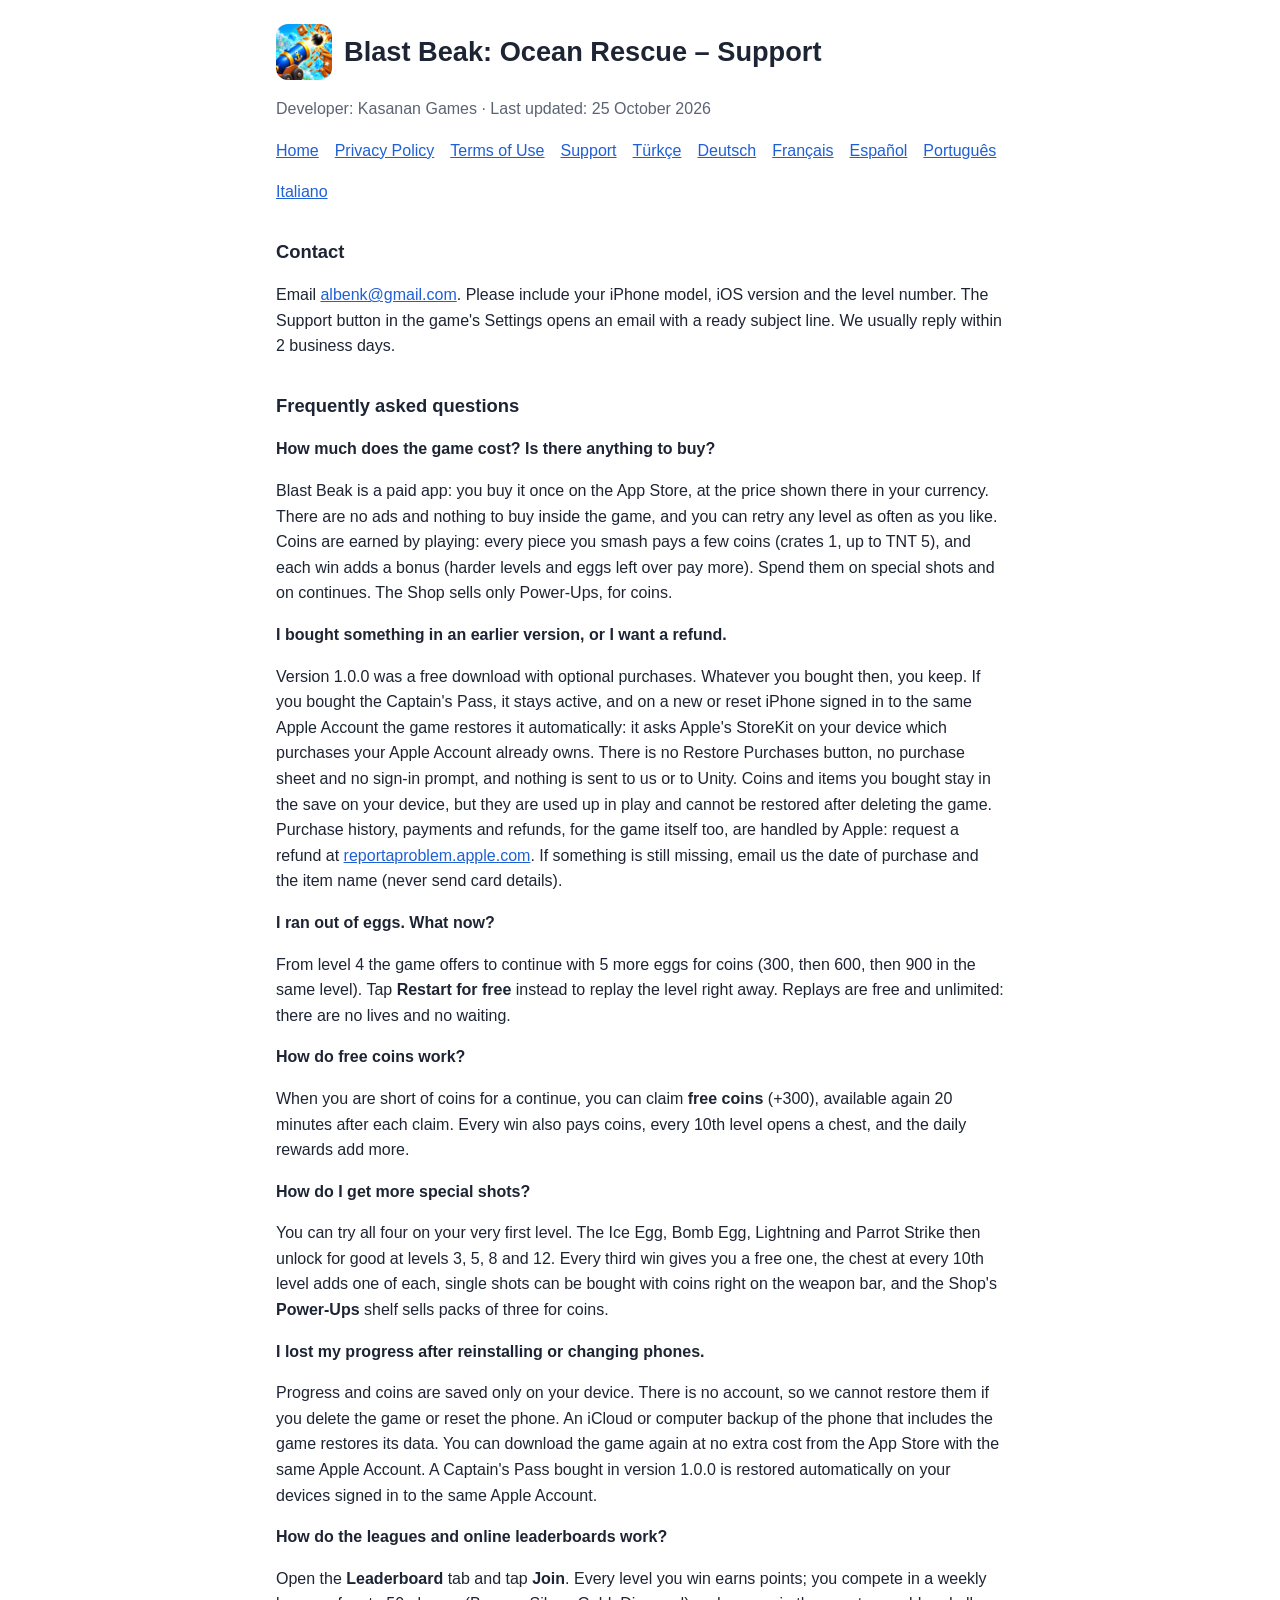
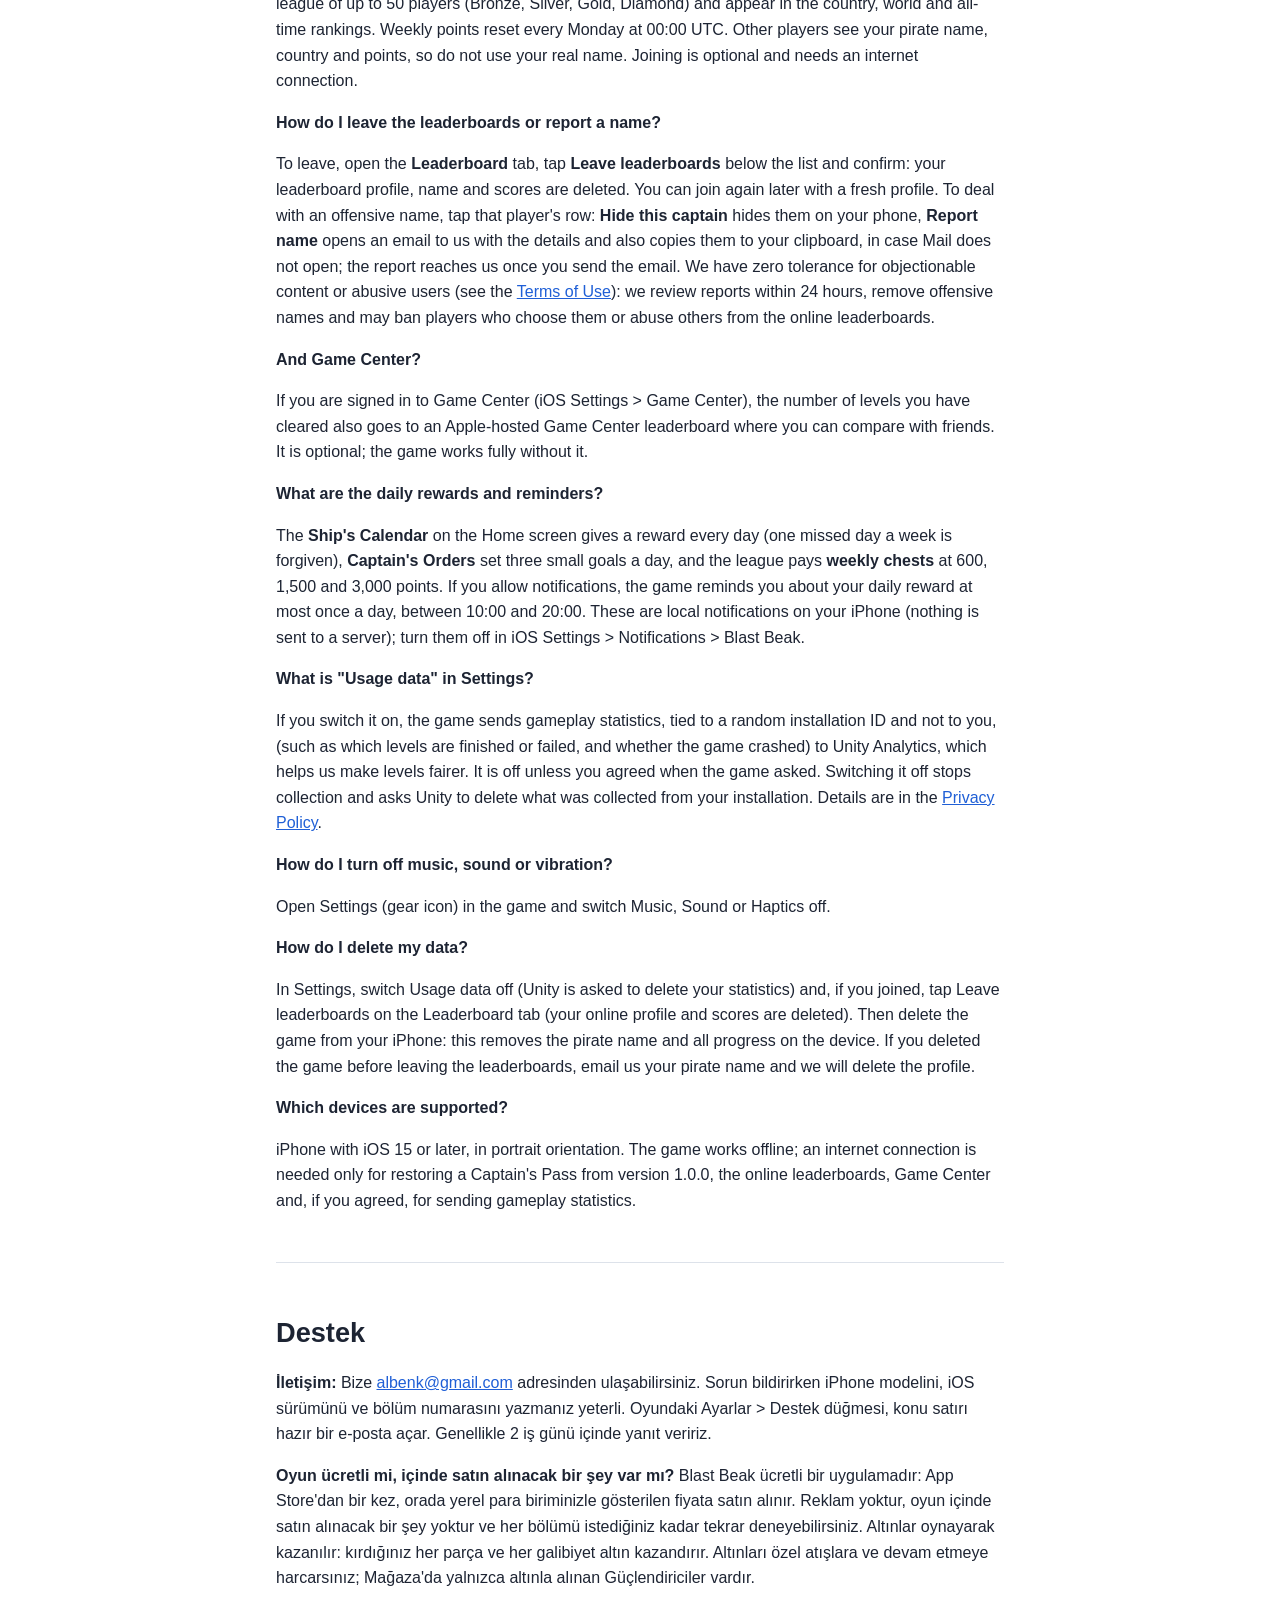
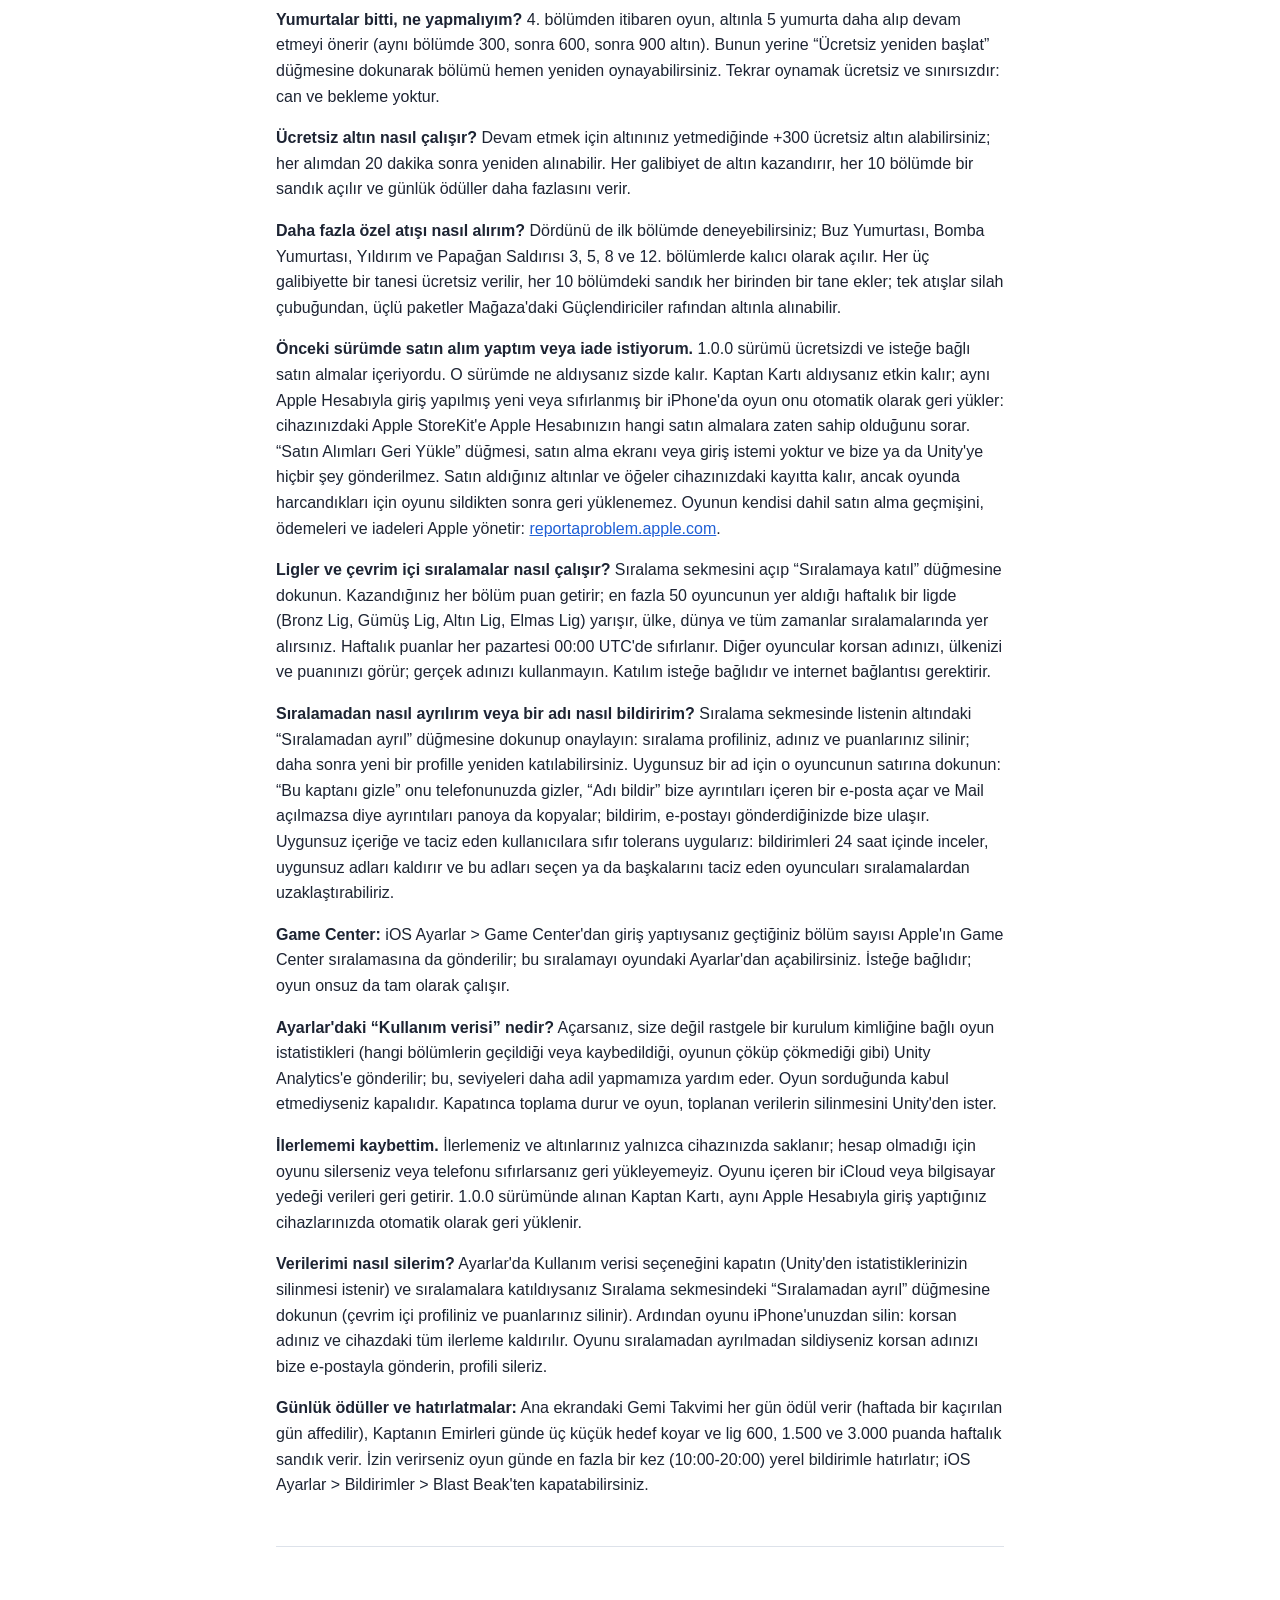
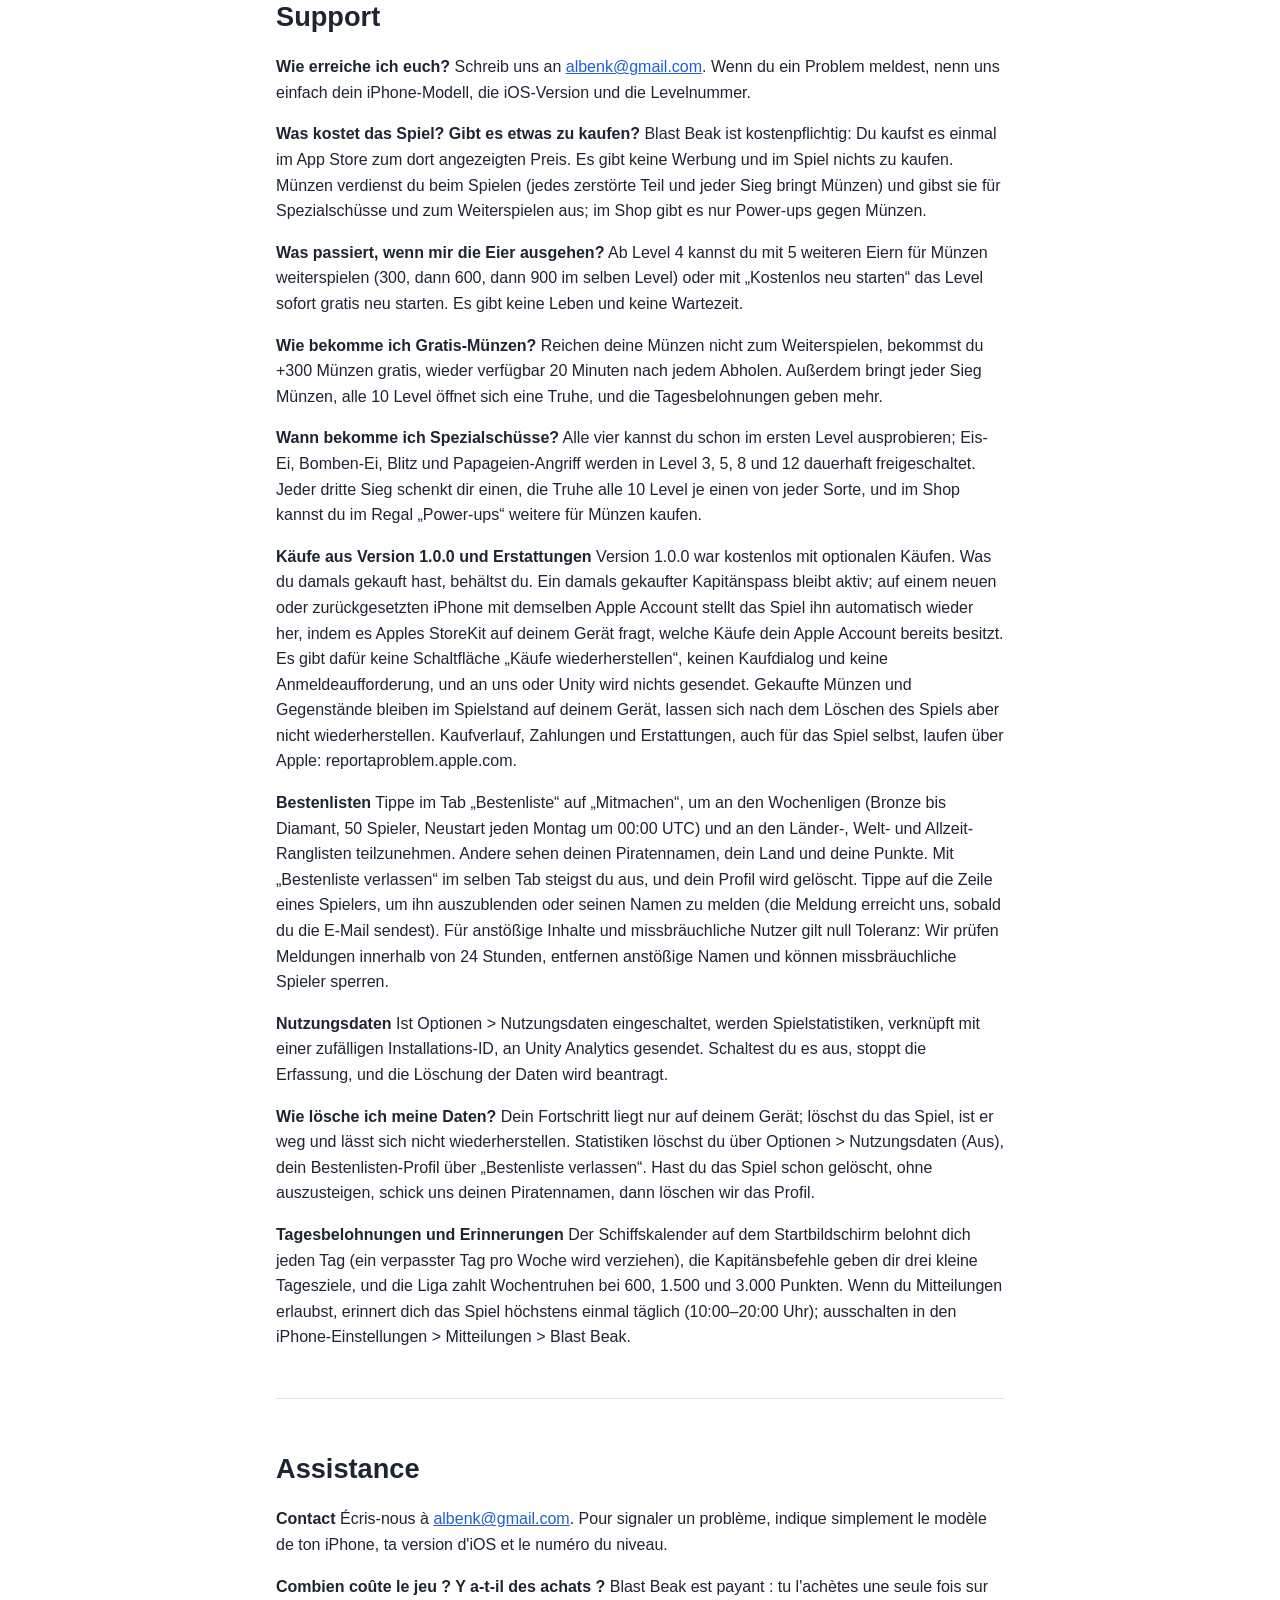
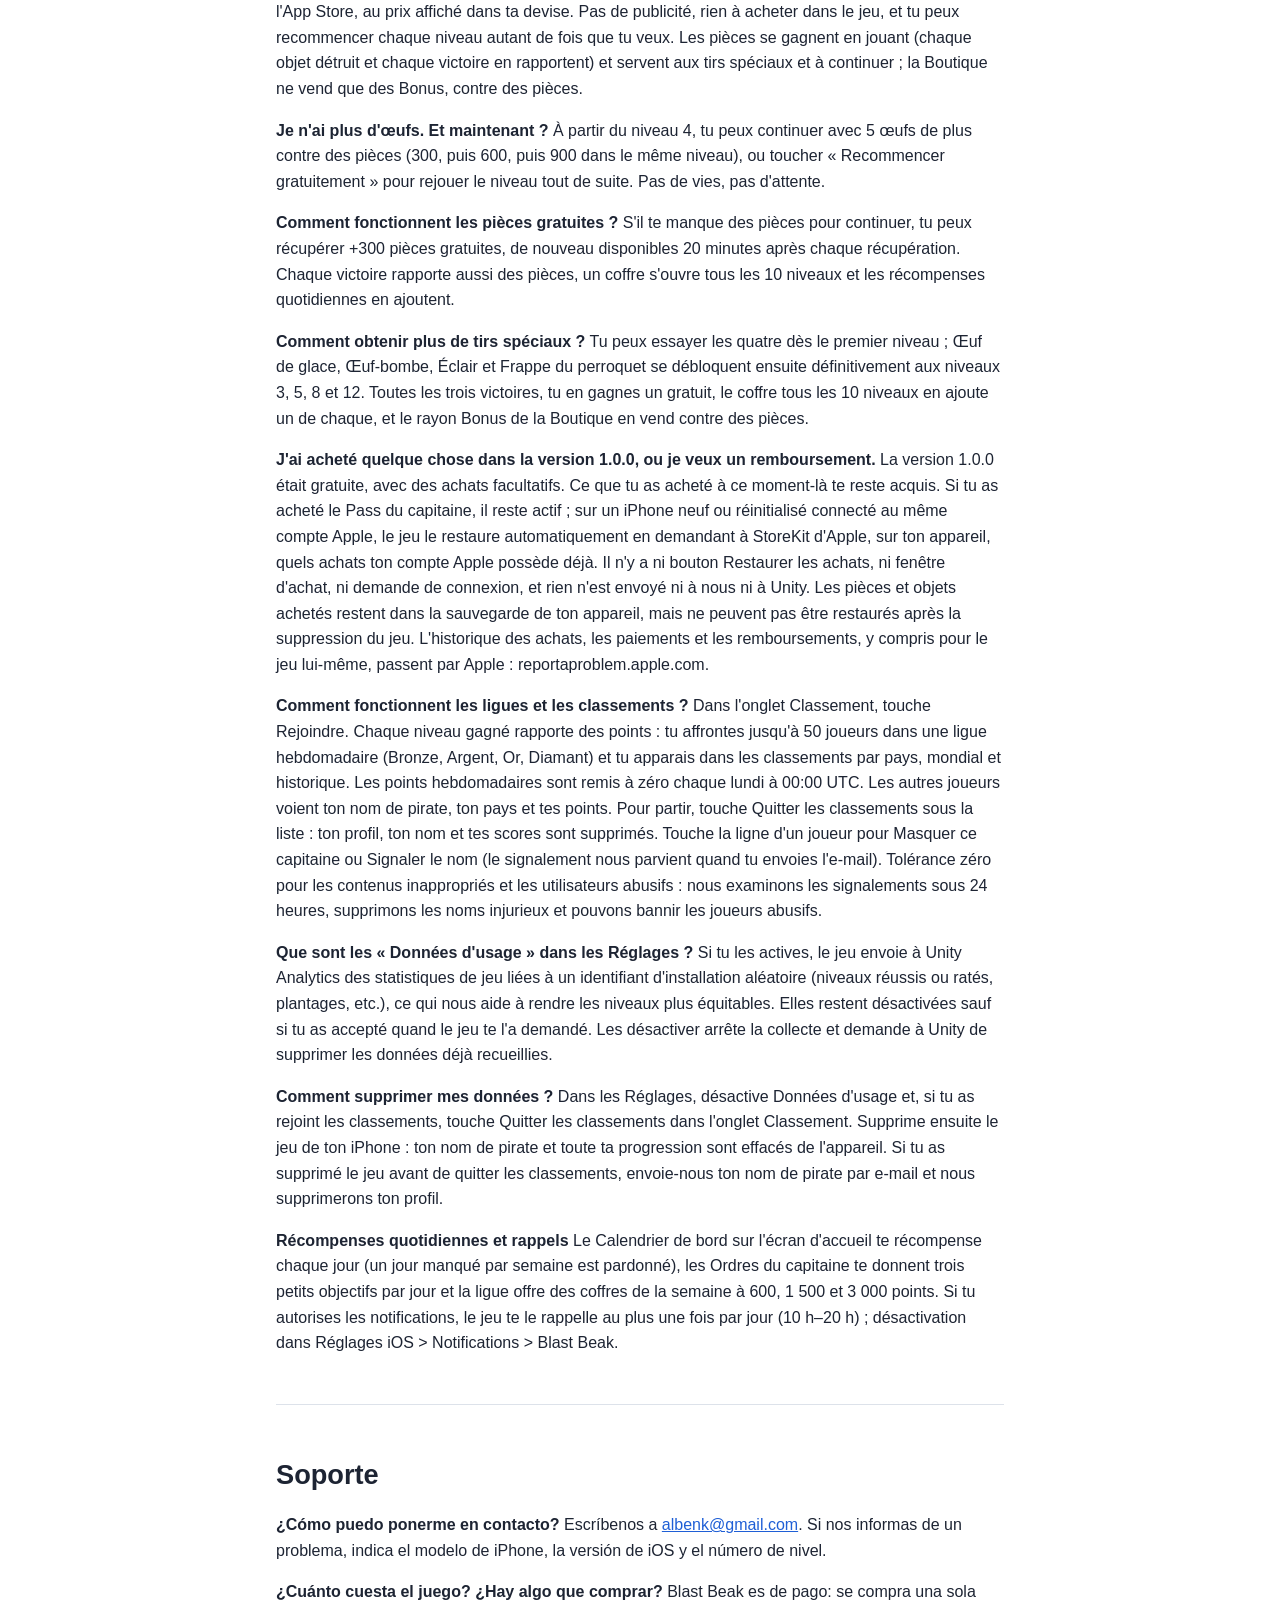
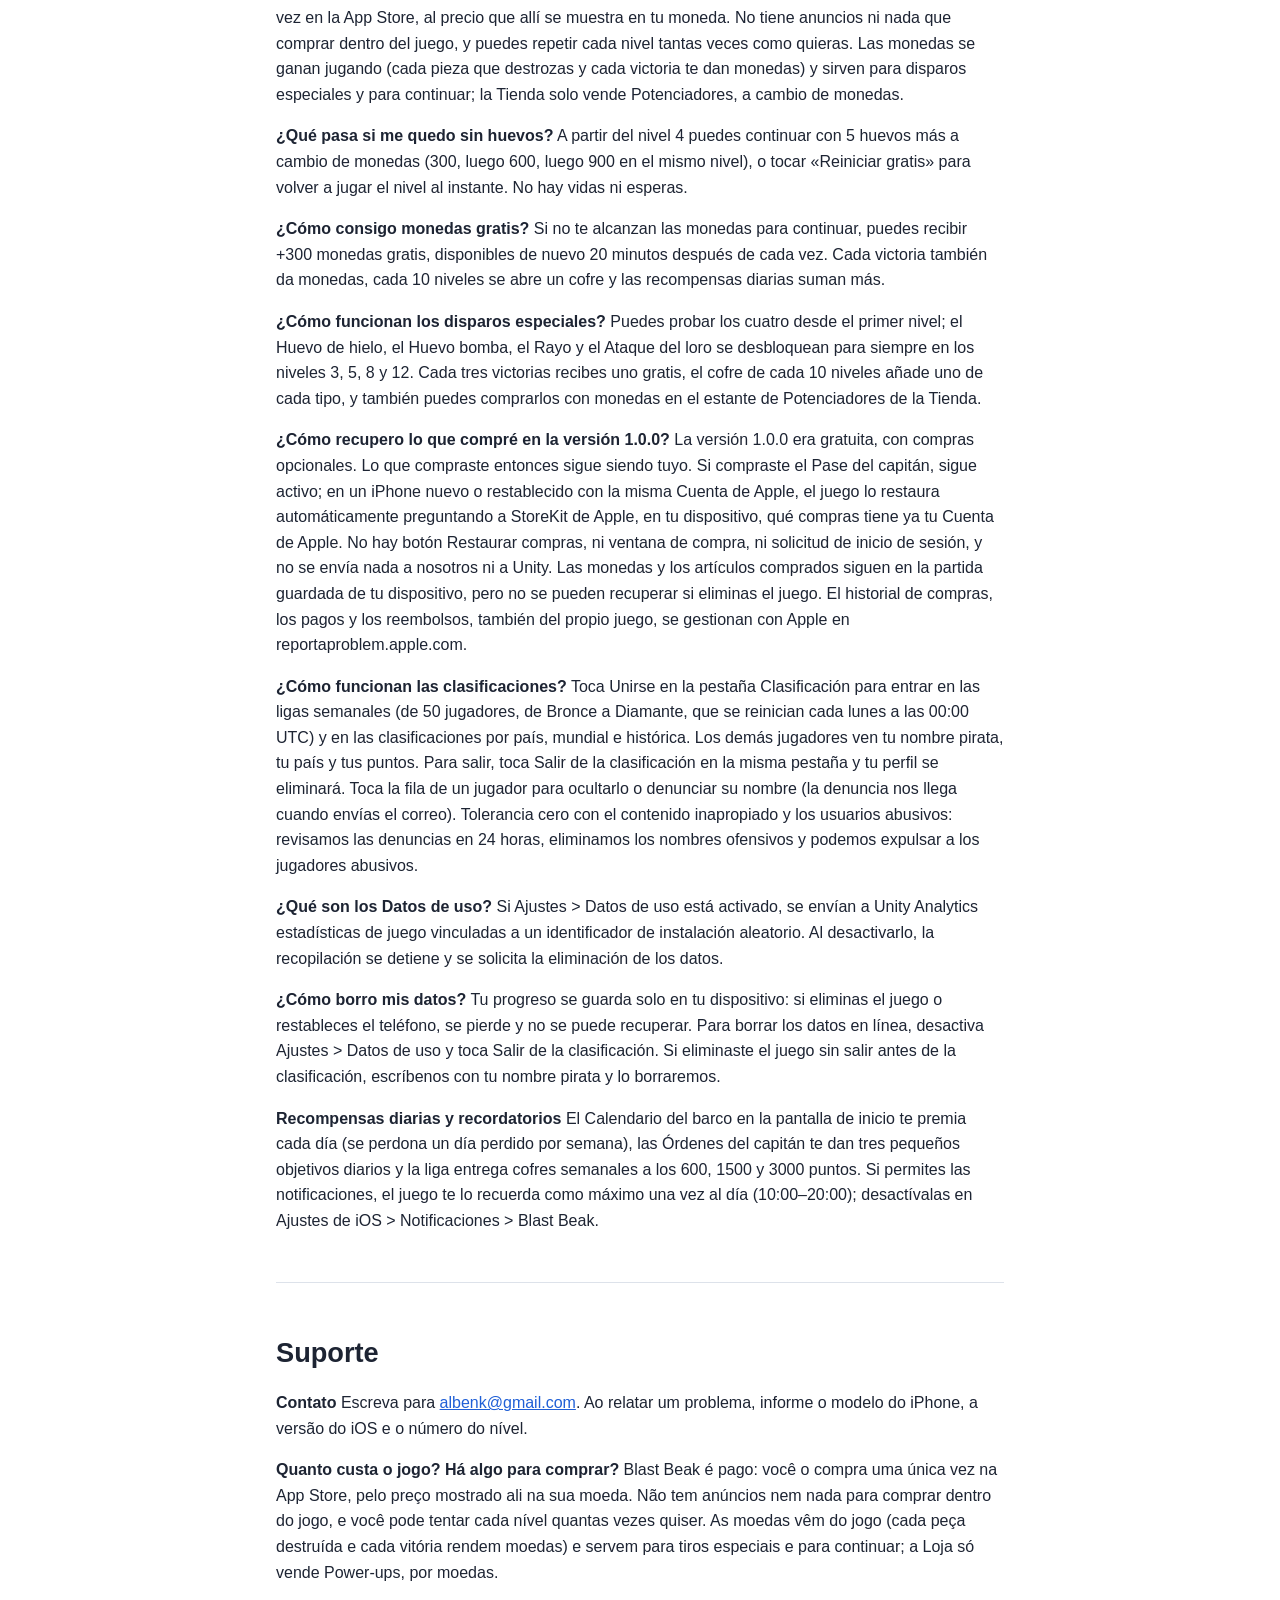
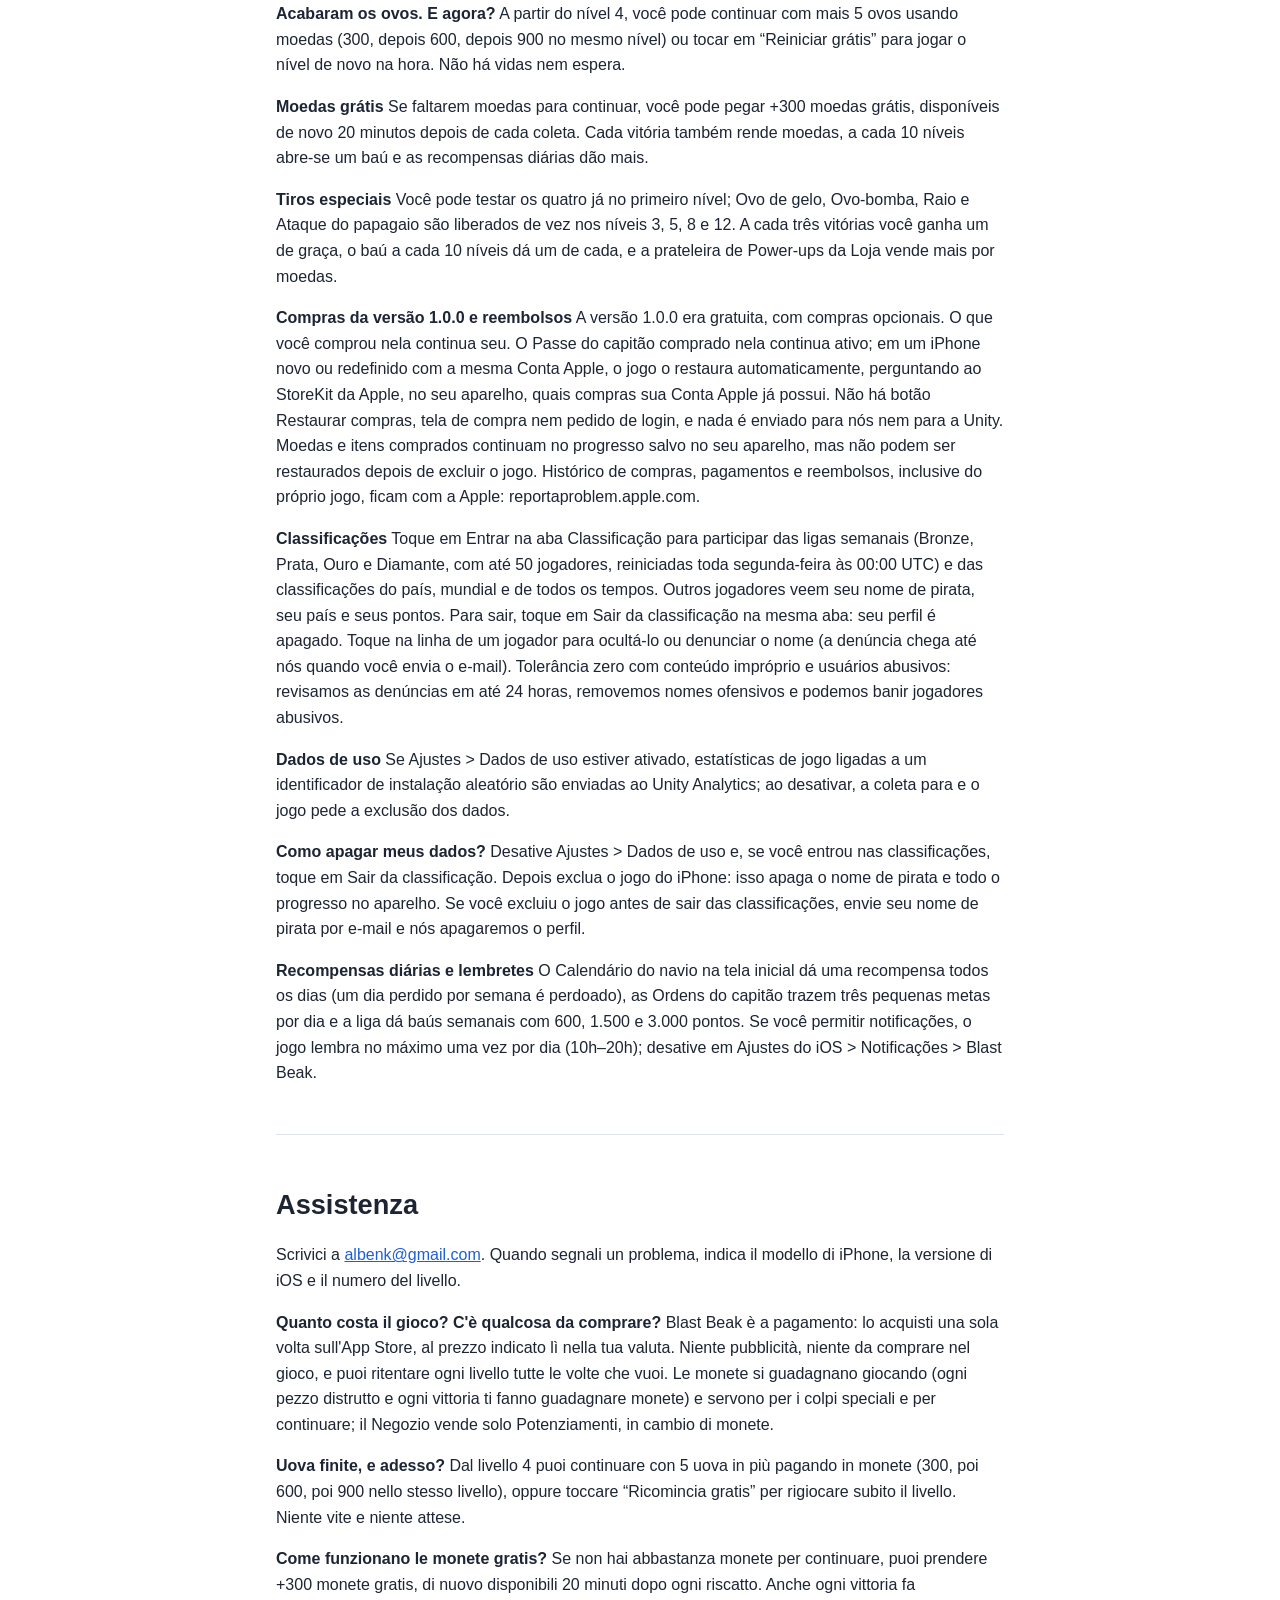
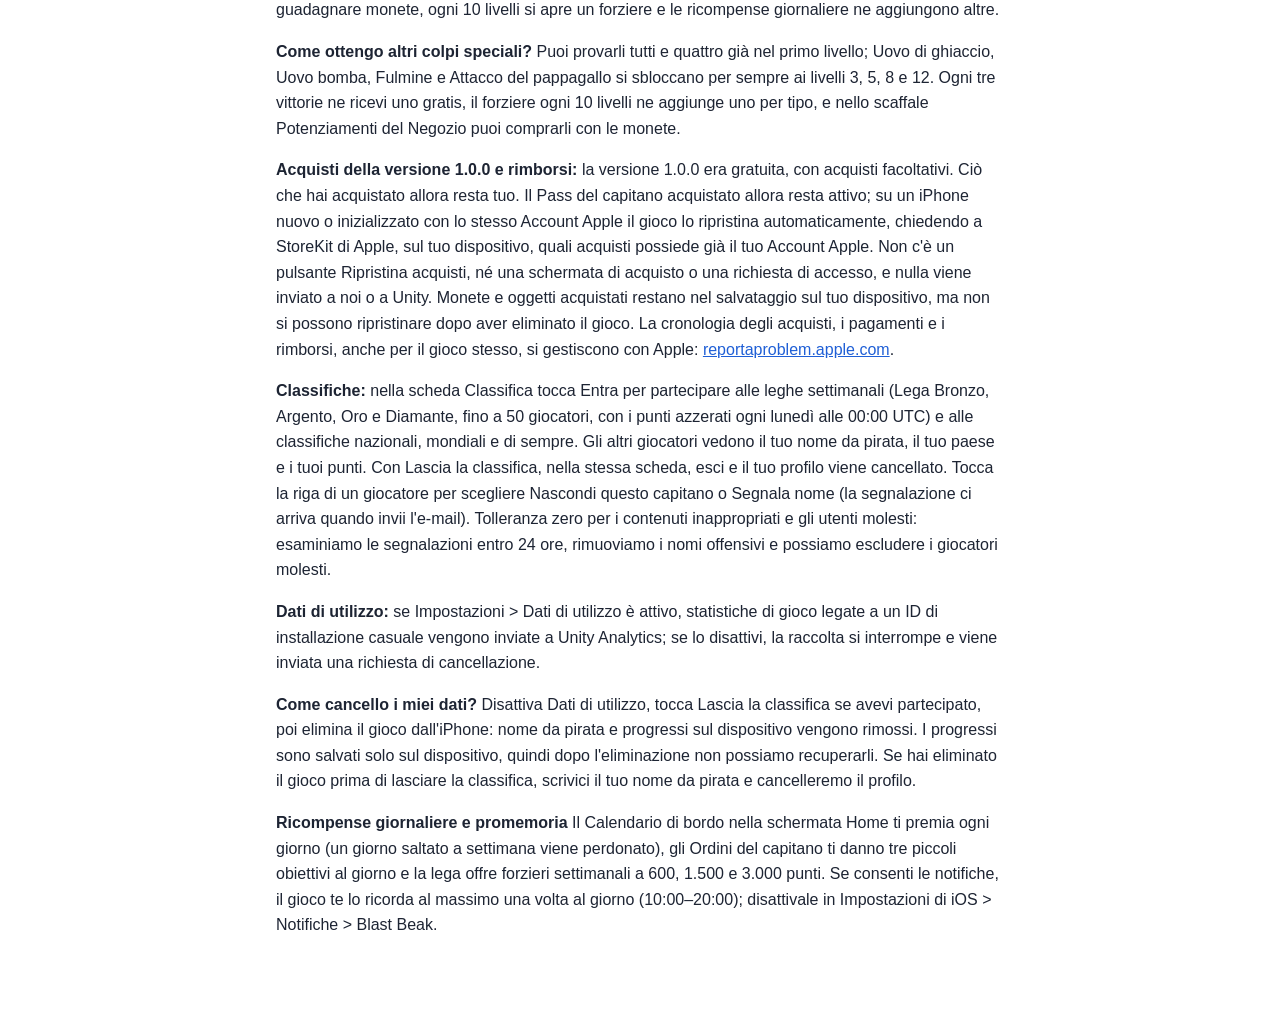
<file: support.html>
<!doctype html>
<html lang="en">
<head>
<meta charset="utf-8">
<meta name="viewport" content="width=device-width, initial-scale=1">
<title>Blast Beak – Support</title>
<link rel="stylesheet" href="style.css">
</head>
<body>
<main>
<header><img src="icon.png" alt=""><h1>Blast Beak: Ocean Rescue – Support</h1></header>
<p class="muted">Developer: Kasanan Games · Last updated: 25 October 2026</p>
<nav><a href="index.html">Home</a><a href="privacy.html">Privacy Policy</a><a href="terms.html">Terms of Use</a><a href="support.html">Support</a><a href="#tr">Türkçe</a><a href="#de">Deutsch</a><a href="#fr">Français</a><a href="#es">Español</a><a href="#pt">Português</a><a href="#it">Italiano</a></nav>

<h2>Contact</h2>
<p>Email <a href="mailto:albenk@gmail.com?subject=Blast%20Beak%20Support%20Request">albenk@gmail.com</a>. Please include your iPhone model, iOS version and the level number. The Support button in the game's Settings opens an email with a ready subject line. We usually reply within 2 business days.</p>

<h2>Frequently asked questions</h2>

<h3>How much does the game cost? Is there anything to buy?</h3>
<p>Blast Beak is a paid app: you buy it once on the App Store, at the price shown there in your currency. There are no ads and nothing to buy inside the game, and you can retry any level as often as you like. Coins are earned by playing: every piece you smash pays a few coins (crates 1, up to TNT 5), and each win adds a bonus (harder levels and eggs left over pay more). Spend them on special shots and on continues. The Shop sells only Power-Ups, for coins.</p>

<h3>I bought something in an earlier version, or I want a refund.</h3>
<p>Version 1.0.0 was a free download with optional purchases. Whatever you bought then, you keep. If you bought the Captain's Pass, it stays active, and on a new or reset iPhone signed in to the same Apple Account the game restores it automatically: it asks Apple's StoreKit on your device which purchases your Apple Account already owns. There is no Restore Purchases button, no purchase sheet and no sign-in prompt, and nothing is sent to us or to Unity. Coins and items you bought stay in the save on your device, but they are used up in play and cannot be restored after deleting the game. Purchase history, payments and refunds, for the game itself too, are handled by Apple: request a refund at <a href="https://reportaproblem.apple.com">reportaproblem.apple.com</a>. If something is still missing, email us the date of purchase and the item name (never send card details).</p>

<h3>I ran out of eggs. What now?</h3>
<p>From level 4 the game offers to continue with 5 more eggs for coins (300, then 600, then 900 in the same level). Tap <strong>Restart for free</strong> instead to replay the level right away. Replays are free and unlimited: there are no lives and no waiting.</p>

<h3>How do free coins work?</h3>
<p>When you are short of coins for a continue, you can claim <strong>free coins</strong> (+300), available again 20 minutes after each claim. Every win also pays coins, every 10th level opens a chest, and the daily rewards add more.</p>

<h3>How do I get more special shots?</h3>
<p>You can try all four on your very first level. The Ice Egg, Bomb Egg, Lightning and Parrot Strike then unlock for good at levels 3, 5, 8 and 12. Every third win gives you a free one, the chest at every 10th level adds one of each, single shots can be bought with coins right on the weapon bar, and the Shop's <strong>Power-Ups</strong> shelf sells packs of three for coins.</p>

<h3>I lost my progress after reinstalling or changing phones.</h3>
<p>Progress and coins are saved only on your device. There is no account, so we cannot restore them if you delete the game or reset the phone. An iCloud or computer backup of the phone that includes the game restores its data. You can download the game again at no extra cost from the App Store with the same Apple Account. A Captain's Pass bought in version 1.0.0 is restored automatically on your devices signed in to the same Apple Account.</p>

<h3>How do the leagues and online leaderboards work?</h3>
<p>Open the <strong>Leaderboard</strong> tab and tap <strong>Join</strong>. Every level you win earns points; you compete in a weekly league of up to 50 players (Bronze, Silver, Gold, Diamond) and appear in the country, world and all-time rankings. Weekly points reset every Monday at 00:00 UTC. Other players see your pirate name, country and points, so do not use your real name. Joining is optional and needs an internet connection.</p>

<h3>How do I leave the leaderboards or report a name?</h3>
<p>To leave, open the <strong>Leaderboard</strong> tab, tap <strong>Leave leaderboards</strong> below the list and confirm: your leaderboard profile, name and scores are deleted. You can join again later with a fresh profile. To deal with an offensive name, tap that player's row: <strong>Hide this captain</strong> hides them on your phone, <strong>Report name</strong> opens an email to us with the details and also copies them to your clipboard, in case Mail does not open; the report reaches us once you send the email. We have zero tolerance for objectionable content or abusive users (see the <a href="terms.html">Terms of Use</a>): we review reports within 24 hours, remove offensive names and may ban players who choose them or abuse others from the online leaderboards.</p>

<h3>And Game Center?</h3>
<p>If you are signed in to Game Center (iOS Settings &gt; Game Center), the number of levels you have cleared also goes to an Apple-hosted Game Center leaderboard where you can compare with friends. It is optional; the game works fully without it.</p>

<h3>What are the daily rewards and reminders?</h3>
<p>The <strong>Ship's Calendar</strong> on the Home screen gives a reward every day (one missed day a week is forgiven), <strong>Captain's Orders</strong> set three small goals a day, and the league pays <strong>weekly chests</strong> at 600, 1,500 and 3,000 points. If you allow notifications, the game reminds you about your daily reward at most once a day, between 10:00 and 20:00. These are local notifications on your iPhone (nothing is sent to a server); turn them off in iOS Settings &gt; Notifications &gt; Blast Beak.</p>

<h3>What is "Usage data" in Settings?</h3>
<p>If you switch it on, the game sends gameplay statistics, tied to a random installation ID and not to you, (such as which levels are finished or failed, and whether the game crashed) to Unity Analytics, which helps us make levels fairer. It is off unless you agreed when the game asked. Switching it off stops collection and asks Unity to delete what was collected from your installation. Details are in the <a href="privacy.html">Privacy Policy</a>.</p>

<h3>How do I turn off music, sound or vibration?</h3>
<p>Open Settings (gear icon) in the game and switch Music, Sound or Haptics off.</p>

<h3>How do I delete my data?</h3>
<p>In Settings, switch Usage data off (Unity is asked to delete your statistics) and, if you joined, tap Leave leaderboards on the Leaderboard tab (your online profile and scores are deleted). Then delete the game from your iPhone: this removes the pirate name and all progress on the device. If you deleted the game before leaving the leaderboards, email us your pirate name and we will delete the profile.</p>

<h3>Which devices are supported?</h3>
<p>iPhone with iOS 15 or later, in portrait orientation. The game works offline; an internet connection is needed only for restoring a Captain's Pass from version 1.0.0, the online leaderboards, Game Center and, if you agreed, for sending gameplay statistics.</p>

<hr>

<h1 id="tr">Destek</h1>
<p><strong>İletişim:</strong> Bize <a href="mailto:albenk@gmail.com?subject=Blast%20Beak%20Destek%20Talebi">albenk@gmail.com</a> adresinden ulaşabilirsiniz. Sorun bildirirken iPhone modelini, iOS sürümünü ve bölüm numarasını yazmanız yeterli. Oyundaki Ayarlar &gt; Destek düğmesi, konu satırı hazır bir e-posta açar. Genellikle 2 iş günü içinde yanıt veririz.</p>
<p><strong>Oyun ücretli mi, içinde satın alınacak bir şey var mı?</strong> Blast Beak ücretli bir uygulamadır: App Store'dan bir kez, orada yerel para biriminizle gösterilen fiyata satın alınır. Reklam yoktur, oyun içinde satın alınacak bir şey yoktur ve her bölümü istediğiniz kadar tekrar deneyebilirsiniz. Altınlar oynayarak kazanılır: kırdığınız her parça ve her galibiyet altın kazandırır. Altınları özel atışlara ve devam etmeye harcarsınız; Mağaza'da yalnızca altınla alınan Güçlendiriciler vardır.</p>
<p><strong>Yumurtalar bitti, ne yapmalıyım?</strong> 4. bölümden itibaren oyun, altınla 5 yumurta daha alıp devam etmeyi önerir (aynı bölümde 300, sonra 600, sonra 900 altın). Bunun yerine “Ücretsiz yeniden başlat” düğmesine dokunarak bölümü hemen yeniden oynayabilirsiniz. Tekrar oynamak ücretsiz ve sınırsızdır: can ve bekleme yoktur.</p>
<p><strong>Ücretsiz altın nasıl çalışır?</strong> Devam etmek için altınınız yetmediğinde +300 ücretsiz altın alabilirsiniz; her alımdan 20 dakika sonra yeniden alınabilir. Her galibiyet de altın kazandırır, her 10 bölümde bir sandık açılır ve günlük ödüller daha fazlasını verir.</p>
<p><strong>Daha fazla özel atışı nasıl alırım?</strong> Dördünü de ilk bölümde deneyebilirsiniz; Buz Yumurtası, Bomba Yumurtası, Yıldırım ve Papağan Saldırısı 3, 5, 8 ve 12. bölümlerde kalıcı olarak açılır. Her üç galibiyette bir tanesi ücretsiz verilir, her 10 bölümdeki sandık her birinden bir tane ekler; tek atışlar silah çubuğundan, üçlü paketler Mağaza'daki Güçlendiriciler rafından altınla alınabilir.</p>
<p><strong>Önceki sürümde satın alım yaptım veya iade istiyorum.</strong> 1.0.0 sürümü ücretsizdi ve isteğe bağlı satın almalar içeriyordu. O sürümde ne aldıysanız sizde kalır. Kaptan Kartı aldıysanız etkin kalır; aynı Apple Hesabıyla giriş yapılmış yeni veya sıfırlanmış bir iPhone'da oyun onu otomatik olarak geri yükler: cihazınızdaki Apple StoreKit'e Apple Hesabınızın hangi satın almalara zaten sahip olduğunu sorar. “Satın Alımları Geri Yükle” düğmesi, satın alma ekranı veya giriş istemi yoktur ve bize ya da Unity'ye hiçbir şey gönderilmez. Satın aldığınız altınlar ve öğeler cihazınızdaki kayıtta kalır, ancak oyunda harcandıkları için oyunu sildikten sonra geri yüklenemez. Oyunun kendisi dahil satın alma geçmişini, ödemeleri ve iadeleri Apple yönetir: <a href="https://reportaproblem.apple.com">reportaproblem.apple.com</a>.</p>
<p><strong>Ligler ve çevrim içi sıralamalar nasıl çalışır?</strong> Sıralama sekmesini açıp “Sıralamaya katıl” düğmesine dokunun. Kazandığınız her bölüm puan getirir; en fazla 50 oyuncunun yer aldığı haftalık bir ligde (Bronz Lig, Gümüş Lig, Altın Lig, Elmas Lig) yarışır, ülke, dünya ve tüm zamanlar sıralamalarında yer alırsınız. Haftalık puanlar her pazartesi 00:00 UTC'de sıfırlanır. Diğer oyuncular korsan adınızı, ülkenizi ve puanınızı görür; gerçek adınızı kullanmayın. Katılım isteğe bağlıdır ve internet bağlantısı gerektirir.</p>
<p><strong>Sıralamadan nasıl ayrılırım veya bir adı nasıl bildiririm?</strong> Sıralama sekmesinde listenin altındaki “Sıralamadan ayrıl” düğmesine dokunup onaylayın: sıralama profiliniz, adınız ve puanlarınız silinir; daha sonra yeni bir profille yeniden katılabilirsiniz. Uygunsuz bir ad için o oyuncunun satırına dokunun: “Bu kaptanı gizle” onu telefonunuzda gizler, “Adı bildir” bize ayrıntıları içeren bir e-posta açar ve Mail açılmazsa diye ayrıntıları panoya da kopyalar; bildirim, e-postayı gönderdiğinizde bize ulaşır. Uygunsuz içeriğe ve taciz eden kullanıcılara sıfır tolerans uygularız: bildirimleri 24 saat içinde inceler, uygunsuz adları kaldırır ve bu adları seçen ya da başkalarını taciz eden oyuncuları sıralamalardan uzaklaştırabiliriz.</p>
<p><strong>Game Center:</strong> iOS Ayarlar &gt; Game Center'dan giriş yaptıysanız geçtiğiniz bölüm sayısı Apple'ın Game Center sıralamasına da gönderilir; bu sıralamayı oyundaki Ayarlar'dan açabilirsiniz. İsteğe bağlıdır; oyun onsuz da tam olarak çalışır.</p>
<p><strong>Ayarlar'daki “Kullanım verisi” nedir?</strong> Açarsanız, size değil rastgele bir kurulum kimliğine bağlı oyun istatistikleri (hangi bölümlerin geçildiği veya kaybedildiği, oyunun çöküp çökmediği gibi) Unity Analytics'e gönderilir; bu, seviyeleri daha adil yapmamıza yardım eder. Oyun sorduğunda kabul etmediyseniz kapalıdır. Kapatınca toplama durur ve oyun, toplanan verilerin silinmesini Unity'den ister.</p>
<p><strong>İlerlememi kaybettim.</strong> İlerlemeniz ve altınlarınız yalnızca cihazınızda saklanır; hesap olmadığı için oyunu silerseniz veya telefonu sıfırlarsanız geri yükleyemeyiz. Oyunu içeren bir iCloud veya bilgisayar yedeği verileri geri getirir. 1.0.0 sürümünde alınan Kaptan Kartı, aynı Apple Hesabıyla giriş yaptığınız cihazlarınızda otomatik olarak geri yüklenir.</p>
<p><strong>Verilerimi nasıl silerim?</strong> Ayarlar'da Kullanım verisi seçeneğini kapatın (Unity'den istatistiklerinizin silinmesi istenir) ve sıralamalara katıldıysanız Sıralama sekmesindeki “Sıralamadan ayrıl” düğmesine dokunun (çevrim içi profiliniz ve puanlarınız silinir). Ardından oyunu iPhone'unuzdan silin: korsan adınız ve cihazdaki tüm ilerleme kaldırılır. Oyunu sıralamadan ayrılmadan sildiyseniz korsan adınızı bize e-postayla gönderin, profili sileriz.</p>
<p><strong>Günlük ödüller ve hatırlatmalar:</strong> Ana ekrandaki Gemi Takvimi her gün ödül verir (haftada bir kaçırılan gün affedilir), Kaptanın Emirleri günde üç küçük hedef koyar ve lig 600, 1.500 ve 3.000 puanda haftalık sandık verir. İzin verirseniz oyun günde en fazla bir kez (10:00-20:00) yerel bildirimle hatırlatır; iOS Ayarlar &gt; Bildirimler &gt; Blast Beak'ten kapatabilirsiniz.</p>
<hr>
<h1 id="de">Support</h1>
<p><strong>Wie erreiche ich euch?</strong> Schreib uns an <a href="mailto:albenk@gmail.com?subject=Blast%20Beak%20Support%20Request">albenk@gmail.com</a>. Wenn du ein Problem meldest, nenn uns einfach dein iPhone-Modell, die iOS-Version und die Levelnummer.</p>
<p><strong>Was kostet das Spiel? Gibt es etwas zu kaufen?</strong> Blast Beak ist kostenpflichtig: Du kaufst es einmal im App Store zum dort angezeigten Preis. Es gibt keine Werbung und im Spiel nichts zu kaufen. Münzen verdienst du beim Spielen (jedes zerstörte Teil und jeder Sieg bringt Münzen) und gibst sie für Spezialschüsse und zum Weiterspielen aus; im Shop gibt es nur Power-ups gegen Münzen.</p>
<p><strong>Was passiert, wenn mir die Eier ausgehen?</strong> Ab Level 4 kannst du mit 5 weiteren Eiern für Münzen weiterspielen (300, dann 600, dann 900 im selben Level) oder mit „Kostenlos neu starten“ das Level sofort gratis neu starten. Es gibt keine Leben und keine Wartezeit.</p>
<p><strong>Wie bekomme ich Gratis-Münzen?</strong> Reichen deine Münzen nicht zum Weiterspielen, bekommst du +300 Münzen gratis, wieder verfügbar 20 Minuten nach jedem Abholen. Außerdem bringt jeder Sieg Münzen, alle 10 Level öffnet sich eine Truhe, und die Tagesbelohnungen geben mehr.</p>
<p><strong>Wann bekomme ich Spezialschüsse?</strong> Alle vier kannst du schon im ersten Level ausprobieren; Eis-Ei, Bomben-Ei, Blitz und Papageien-Angriff werden in Level 3, 5, 8 und 12 dauerhaft freigeschaltet. Jeder dritte Sieg schenkt dir einen, die Truhe alle 10 Level je einen von jeder Sorte, und im Shop kannst du im Regal „Power-ups“ weitere für Münzen kaufen.</p>
<p><strong>Käufe aus Version 1.0.0 und Erstattungen</strong> Version 1.0.0 war kostenlos mit optionalen Käufen. Was du damals gekauft hast, behältst du. Ein damals gekaufter Kapitänspass bleibt aktiv; auf einem neuen oder zurückgesetzten iPhone mit demselben Apple Account stellt das Spiel ihn automatisch wieder her, indem es Apples StoreKit auf deinem Gerät fragt, welche Käufe dein Apple Account bereits besitzt. Es gibt dafür keine Schaltfläche „Käufe wiederherstellen“, keinen Kaufdialog und keine Anmeldeaufforderung, und an uns oder Unity wird nichts gesendet. Gekaufte Münzen und Gegenstände bleiben im Spielstand auf deinem Gerät, lassen sich nach dem Löschen des Spiels aber nicht wiederherstellen. Kaufverlauf, Zahlungen und Erstattungen, auch für das Spiel selbst, laufen über Apple: reportaproblem.apple.com.</p>
<p><strong>Bestenlisten</strong> Tippe im Tab „Bestenliste“ auf „Mitmachen“, um an den Wochenligen (Bronze bis Diamant, 50 Spieler, Neustart jeden Montag um 00:00 UTC) und an den Länder-, Welt- und Allzeit-Ranglisten teilzunehmen. Andere sehen deinen Piratennamen, dein Land und deine Punkte. Mit „Bestenliste verlassen“ im selben Tab steigst du aus, und dein Profil wird gelöscht. Tippe auf die Zeile eines Spielers, um ihn auszublenden oder seinen Namen zu melden (die Meldung erreicht uns, sobald du die E-Mail sendest). Für anstößige Inhalte und missbräuchliche Nutzer gilt null Toleranz: Wir prüfen Meldungen innerhalb von 24 Stunden, entfernen anstößige Namen und können missbräuchliche Spieler sperren.</p>
<p><strong>Nutzungsdaten</strong> Ist Optionen &gt; Nutzungsdaten eingeschaltet, werden Spielstatistiken, verknüpft mit einer zufälligen Installations-ID, an Unity Analytics gesendet. Schaltest du es aus, stoppt die Erfassung, und die Löschung der Daten wird beantragt.</p>
<p><strong>Wie lösche ich meine Daten?</strong> Dein Fortschritt liegt nur auf deinem Gerät; löschst du das Spiel, ist er weg und lässt sich nicht wiederherstellen. Statistiken löschst du über Optionen &gt; Nutzungsdaten (Aus), dein Bestenlisten-Profil über „Bestenliste verlassen“. Hast du das Spiel schon gelöscht, ohne auszusteigen, schick uns deinen Piratennamen, dann löschen wir das Profil.</p>
<p><strong>Tagesbelohnungen und Erinnerungen</strong> Der Schiffskalender auf dem Startbildschirm belohnt dich jeden Tag (ein verpasster Tag pro Woche wird verziehen), die Kapitänsbefehle geben dir drei kleine Tagesziele, und die Liga zahlt Wochentruhen bei 600, 1.500 und 3.000 Punkten. Wenn du Mitteilungen erlaubst, erinnert dich das Spiel höchstens einmal täglich (10:00–20:00 Uhr); ausschalten in den iPhone-Einstellungen &gt; Mitteilungen &gt; Blast Beak.</p>
<hr>
<h1 id="fr">Assistance</h1>
<p><strong>Contact</strong> Écris-nous à <a href="mailto:albenk@gmail.com?subject=Blast%20Beak%20Assistance">albenk@gmail.com</a>. Pour signaler un problème, indique simplement le modèle de ton iPhone, ta version d'iOS et le numéro du niveau.</p>
<p><strong>Combien coûte le jeu ? Y a-t-il des achats ?</strong> Blast Beak est payant : tu l'achètes une seule fois sur l'App Store, au prix affiché dans ta devise. Pas de publicité, rien à acheter dans le jeu, et tu peux recommencer chaque niveau autant de fois que tu veux. Les pièces se gagnent en jouant (chaque objet détruit et chaque victoire en rapportent) et servent aux tirs spéciaux et à continuer ; la Boutique ne vend que des Bonus, contre des pièces.</p>
<p><strong>Je n'ai plus d'œufs. Et maintenant ?</strong> À partir du niveau 4, tu peux continuer avec 5 œufs de plus contre des pièces (300, puis 600, puis 900 dans le même niveau), ou toucher « Recommencer gratuitement » pour rejouer le niveau tout de suite. Pas de vies, pas d'attente.</p>
<p><strong>Comment fonctionnent les pièces gratuites ?</strong> S'il te manque des pièces pour continuer, tu peux récupérer +300 pièces gratuites, de nouveau disponibles 20 minutes après chaque récupération. Chaque victoire rapporte aussi des pièces, un coffre s'ouvre tous les 10 niveaux et les récompenses quotidiennes en ajoutent.</p>
<p><strong>Comment obtenir plus de tirs spéciaux ?</strong> Tu peux essayer les quatre dès le premier niveau ; Œuf de glace, Œuf-bombe, Éclair et Frappe du perroquet se débloquent ensuite définitivement aux niveaux 3, 5, 8 et 12. Toutes les trois victoires, tu en gagnes un gratuit, le coffre tous les 10 niveaux en ajoute un de chaque, et le rayon Bonus de la Boutique en vend contre des pièces.</p>
<p><strong>J'ai acheté quelque chose dans la version 1.0.0, ou je veux un remboursement.</strong> La version 1.0.0 était gratuite, avec des achats facultatifs. Ce que tu as acheté à ce moment-là te reste acquis. Si tu as acheté le Pass du capitaine, il reste actif ; sur un iPhone neuf ou réinitialisé connecté au même compte Apple, le jeu le restaure automatiquement en demandant à StoreKit d'Apple, sur ton appareil, quels achats ton compte Apple possède déjà. Il n'y a ni bouton Restaurer les achats, ni fenêtre d'achat, ni demande de connexion, et rien n'est envoyé ni à nous ni à Unity. Les pièces et objets achetés restent dans la sauvegarde de ton appareil, mais ne peuvent pas être restaurés après la suppression du jeu. L'historique des achats, les paiements et les remboursements, y compris pour le jeu lui-même, passent par Apple : reportaproblem.apple.com.</p>
<p><strong>Comment fonctionnent les ligues et les classements ?</strong> Dans l'onglet Classement, touche Rejoindre. Chaque niveau gagné rapporte des points : tu affrontes jusqu'à 50 joueurs dans une ligue hebdomadaire (Bronze, Argent, Or, Diamant) et tu apparais dans les classements par pays, mondial et historique. Les points hebdomadaires sont remis à zéro chaque lundi à 00:00 UTC. Les autres joueurs voient ton nom de pirate, ton pays et tes points. Pour partir, touche Quitter les classements sous la liste : ton profil, ton nom et tes scores sont supprimés. Touche la ligne d'un joueur pour Masquer ce capitaine ou Signaler le nom (le signalement nous parvient quand tu envoies l'e-mail). Tolérance zéro pour les contenus inappropriés et les utilisateurs abusifs : nous examinons les signalements sous 24 heures, supprimons les noms injurieux et pouvons bannir les joueurs abusifs.</p>
<p><strong>Que sont les « Données d'usage » dans les Réglages ?</strong> Si tu les actives, le jeu envoie à Unity Analytics des statistiques de jeu liées à un identifiant d'installation aléatoire (niveaux réussis ou ratés, plantages, etc.), ce qui nous aide à rendre les niveaux plus équitables. Elles restent désactivées sauf si tu as accepté quand le jeu te l'a demandé. Les désactiver arrête la collecte et demande à Unity de supprimer les données déjà recueillies.</p>
<p><strong>Comment supprimer mes données ?</strong> Dans les Réglages, désactive Données d'usage et, si tu as rejoint les classements, touche Quitter les classements dans l'onglet Classement. Supprime ensuite le jeu de ton iPhone : ton nom de pirate et toute ta progression sont effacés de l'appareil. Si tu as supprimé le jeu avant de quitter les classements, envoie-nous ton nom de pirate par e-mail et nous supprimerons ton profil.</p>
<p><strong>Récompenses quotidiennes et rappels</strong> Le Calendrier de bord sur l'écran d'accueil te récompense chaque jour (un jour manqué par semaine est pardonné), les Ordres du capitaine te donnent trois petits objectifs par jour et la ligue offre des coffres de la semaine à 600, 1&nbsp;500 et 3&nbsp;000&nbsp;points. Si tu autorises les notifications, le jeu te le rappelle au plus une fois par jour (10&nbsp;h–20&nbsp;h)&nbsp;; désactivation dans Réglages iOS &gt; Notifications &gt; Blast Beak.</p>
<hr>
<h1 id="es">Soporte</h1>
<p><strong>¿Cómo puedo ponerme en contacto?</strong> Escríbenos a <a href="mailto:albenk@gmail.com?subject=Blast%20Beak%20Soporte">albenk@gmail.com</a>. Si nos informas de un problema, indica el modelo de iPhone, la versión de iOS y el número de nivel.</p>
<p><strong>¿Cuánto cuesta el juego? ¿Hay algo que comprar?</strong> Blast Beak es de pago: se compra una sola vez en la App Store, al precio que allí se muestra en tu moneda. No tiene anuncios ni nada que comprar dentro del juego, y puedes repetir cada nivel tantas veces como quieras. Las monedas se ganan jugando (cada pieza que destrozas y cada victoria te dan monedas) y sirven para disparos especiales y para continuar; la Tienda solo vende Potenciadores, a cambio de monedas.</p>
<p><strong>¿Qué pasa si me quedo sin huevos?</strong> A partir del nivel 4 puedes continuar con 5 huevos más a cambio de monedas (300, luego 600, luego 900 en el mismo nivel), o tocar «Reiniciar gratis» para volver a jugar el nivel al instante. No hay vidas ni esperas.</p>
<p><strong>¿Cómo consigo monedas gratis?</strong> Si no te alcanzan las monedas para continuar, puedes recibir +300 monedas gratis, disponibles de nuevo 20 minutos después de cada vez. Cada victoria también da monedas, cada 10 niveles se abre un cofre y las recompensas diarias suman más.</p>
<p><strong>¿Cómo funcionan los disparos especiales?</strong> Puedes probar los cuatro desde el primer nivel; el Huevo de hielo, el Huevo bomba, el Rayo y el Ataque del loro se desbloquean para siempre en los niveles 3, 5, 8 y 12. Cada tres victorias recibes uno gratis, el cofre de cada 10 niveles añade uno de cada tipo, y también puedes comprarlos con monedas en el estante de Potenciadores de la Tienda.</p>
<p><strong>¿Cómo recupero lo que compré en la versión 1.0.0?</strong> La versión 1.0.0 era gratuita, con compras opcionales. Lo que compraste entonces sigue siendo tuyo. Si compraste el Pase del capitán, sigue activo; en un iPhone nuevo o restablecido con la misma Cuenta de Apple, el juego lo restaura automáticamente preguntando a StoreKit de Apple, en tu dispositivo, qué compras tiene ya tu Cuenta de Apple. No hay botón Restaurar compras, ni ventana de compra, ni solicitud de inicio de sesión, y no se envía nada a nosotros ni a Unity. Las monedas y los artículos comprados siguen en la partida guardada de tu dispositivo, pero no se pueden recuperar si eliminas el juego. El historial de compras, los pagos y los reembolsos, también del propio juego, se gestionan con Apple en reportaproblem.apple.com.</p>
<p><strong>¿Cómo funcionan las clasificaciones?</strong> Toca Unirse en la pestaña Clasificación para entrar en las ligas semanales (de 50 jugadores, de Bronce a Diamante, que se reinician cada lunes a las 00:00 UTC) y en las clasificaciones por país, mundial e histórica. Los demás jugadores ven tu nombre pirata, tu país y tus puntos. Para salir, toca Salir de la clasificación en la misma pestaña y tu perfil se eliminará. Toca la fila de un jugador para ocultarlo o denunciar su nombre (la denuncia nos llega cuando envías el correo). Tolerancia cero con el contenido inapropiado y los usuarios abusivos: revisamos las denuncias en 24 horas, eliminamos los nombres ofensivos y podemos expulsar a los jugadores abusivos.</p>
<p><strong>¿Qué son los Datos de uso?</strong> Si Ajustes &gt; Datos de uso está activado, se envían a Unity Analytics estadísticas de juego vinculadas a un identificador de instalación aleatorio. Al desactivarlo, la recopilación se detiene y se solicita la eliminación de los datos.</p>
<p><strong>¿Cómo borro mis datos?</strong> Tu progreso se guarda solo en tu dispositivo: si eliminas el juego o restableces el teléfono, se pierde y no se puede recuperar. Para borrar los datos en línea, desactiva Ajustes &gt; Datos de uso y toca Salir de la clasificación. Si eliminaste el juego sin salir antes de la clasificación, escríbenos con tu nombre pirata y lo borraremos.</p>
<p><strong>Recompensas diarias y recordatorios</strong> El Calendario del barco en la pantalla de inicio te premia cada día (se perdona un día perdido por semana), las Órdenes del capitán te dan tres pequeños objetivos diarios y la liga entrega cofres semanales a los 600, 1500 y 3000 puntos. Si permites las notificaciones, el juego te lo recuerda como máximo una vez al día (10:00–20:00); desactívalas en Ajustes de iOS &gt; Notificaciones &gt; Blast Beak.</p>
<hr>
<h1 id="pt">Suporte</h1>
<p><strong>Contato</strong> Escreva para <a href="mailto:albenk@gmail.com?subject=Blast%20Beak%20Suporte">albenk@gmail.com</a>. Ao relatar um problema, informe o modelo do iPhone, a versão do iOS e o número do nível.</p>
<p><strong>Quanto custa o jogo? Há algo para comprar?</strong> Blast Beak é pago: você o compra uma única vez na App Store, pelo preço mostrado ali na sua moeda. Não tem anúncios nem nada para comprar dentro do jogo, e você pode tentar cada nível quantas vezes quiser. As moedas vêm do jogo (cada peça destruída e cada vitória rendem moedas) e servem para tiros especiais e para continuar; a Loja só vende Power-ups, por moedas.</p>
<p><strong>Acabaram os ovos. E agora?</strong> A partir do nível 4, você pode continuar com mais 5 ovos usando moedas (300, depois 600, depois 900 no mesmo nível) ou tocar em “Reiniciar grátis” para jogar o nível de novo na hora. Não há vidas nem espera.</p>
<p><strong>Moedas grátis</strong> Se faltarem moedas para continuar, você pode pegar +300 moedas grátis, disponíveis de novo 20 minutos depois de cada coleta. Cada vitória também rende moedas, a cada 10 níveis abre-se um baú e as recompensas diárias dão mais.</p>
<p><strong>Tiros especiais</strong> Você pode testar os quatro já no primeiro nível; Ovo de gelo, Ovo-bomba, Raio e Ataque do papagaio são liberados de vez nos níveis 3, 5, 8 e 12. A cada três vitórias você ganha um de graça, o baú a cada 10 níveis dá um de cada, e a prateleira de Power-ups da Loja vende mais por moedas.</p>
<p><strong>Compras da versão 1.0.0 e reembolsos</strong> A versão 1.0.0 era gratuita, com compras opcionais. O que você comprou nela continua seu. O Passe do capitão comprado nela continua ativo; em um iPhone novo ou redefinido com a mesma Conta Apple, o jogo o restaura automaticamente, perguntando ao StoreKit da Apple, no seu aparelho, quais compras sua Conta Apple já possui. Não há botão Restaurar compras, tela de compra nem pedido de login, e nada é enviado para nós nem para a Unity. Moedas e itens comprados continuam no progresso salvo no seu aparelho, mas não podem ser restaurados depois de excluir o jogo. Histórico de compras, pagamentos e reembolsos, inclusive do próprio jogo, ficam com a Apple: reportaproblem.apple.com.</p>
<p><strong>Classificações</strong> Toque em Entrar na aba Classificação para participar das ligas semanais (Bronze, Prata, Ouro e Diamante, com até 50 jogadores, reiniciadas toda segunda-feira às 00:00 UTC) e das classificações do país, mundial e de todos os tempos. Outros jogadores veem seu nome de pirata, seu país e seus pontos. Para sair, toque em Sair da classificação na mesma aba: seu perfil é apagado. Toque na linha de um jogador para ocultá-lo ou denunciar o nome (a denúncia chega até nós quando você envia o e-mail). Tolerância zero com conteúdo impróprio e usuários abusivos: revisamos as denúncias em até 24 horas, removemos nomes ofensivos e podemos banir jogadores abusivos.</p>
<p><strong>Dados de uso</strong> Se Ajustes &gt; Dados de uso estiver ativado, estatísticas de jogo ligadas a um identificador de instalação aleatório são enviadas ao Unity Analytics; ao desativar, a coleta para e o jogo pede a exclusão dos dados.</p>
<p><strong>Como apagar meus dados?</strong> Desative Ajustes &gt; Dados de uso e, se você entrou nas classificações, toque em Sair da classificação. Depois exclua o jogo do iPhone: isso apaga o nome de pirata e todo o progresso no aparelho. Se você excluiu o jogo antes de sair das classificações, envie seu nome de pirata por e-mail e nós apagaremos o perfil.</p>
<p><strong>Recompensas diárias e lembretes</strong> O Calendário do navio na tela inicial dá uma recompensa todos os dias (um dia perdido por semana é perdoado), as Ordens do capitão trazem três pequenas metas por dia e a liga dá baús semanais com 600, 1.500 e 3.000 pontos. Se você permitir notificações, o jogo lembra no máximo uma vez por dia (10h–20h); desative em Ajustes do iOS &gt; Notificações &gt; Blast Beak.</p>
<hr>

<h1 id="it">Assistenza</h1>
<p>Scrivici a <a href="mailto:albenk@gmail.com?subject=Blast%20Beak%20Richiesta%20di%20assistenza">albenk@gmail.com</a>. Quando segnali un problema, indica il modello di iPhone, la versione di iOS e il numero del livello.</p>
<p><strong>Quanto costa il gioco? C'è qualcosa da comprare?</strong> Blast Beak è a pagamento: lo acquisti una sola volta sull'App Store, al prezzo indicato lì nella tua valuta. Niente pubblicità, niente da comprare nel gioco, e puoi ritentare ogni livello tutte le volte che vuoi. Le monete si guadagnano giocando (ogni pezzo distrutto e ogni vittoria ti fanno guadagnare monete) e servono per i colpi speciali e per continuare; il Negozio vende solo Potenziamenti, in cambio di monete.</p>
<p><strong>Uova finite, e adesso?</strong> Dal livello 4 puoi continuare con 5 uova in più pagando in monete (300, poi 600, poi 900 nello stesso livello), oppure toccare “Ricomincia gratis” per rigiocare subito il livello. Niente vite e niente attese.</p>
<p><strong>Come funzionano le monete gratis?</strong> Se non hai abbastanza monete per continuare, puoi prendere +300 monete gratis, di nuovo disponibili 20 minuti dopo ogni riscatto. Anche ogni vittoria fa guadagnare monete, ogni 10 livelli si apre un forziere e le ricompense giornaliere ne aggiungono altre.</p>
<p><strong>Come ottengo altri colpi speciali?</strong> Puoi provarli tutti e quattro già nel primo livello; Uovo di ghiaccio, Uovo bomba, Fulmine e Attacco del pappagallo si sbloccano per sempre ai livelli 3, 5, 8 e 12. Ogni tre vittorie ne ricevi uno gratis, il forziere ogni 10 livelli ne aggiunge uno per tipo, e nello scaffale Potenziamenti del Negozio puoi comprarli con le monete.</p>
<p><strong>Acquisti della versione 1.0.0 e rimborsi:</strong> la versione 1.0.0 era gratuita, con acquisti facoltativi. Ciò che hai acquistato allora resta tuo. Il Pass del capitano acquistato allora resta attivo; su un iPhone nuovo o inizializzato con lo stesso Account Apple il gioco lo ripristina automaticamente, chiedendo a StoreKit di Apple, sul tuo dispositivo, quali acquisti possiede già il tuo Account Apple. Non c'è un pulsante Ripristina acquisti, né una schermata di acquisto o una richiesta di accesso, e nulla viene inviato a noi o a Unity. Monete e oggetti acquistati restano nel salvataggio sul tuo dispositivo, ma non si possono ripristinare dopo aver eliminato il gioco. La cronologia degli acquisti, i pagamenti e i rimborsi, anche per il gioco stesso, si gestiscono con Apple: <a href="https://reportaproblem.apple.com">reportaproblem.apple.com</a>.</p>
<p><strong>Classifiche:</strong> nella scheda Classifica tocca Entra per partecipare alle leghe settimanali (Lega Bronzo, Argento, Oro e Diamante, fino a 50 giocatori, con i punti azzerati ogni lunedì alle 00:00 UTC) e alle classifiche nazionali, mondiali e di sempre. Gli altri giocatori vedono il tuo nome da pirata, il tuo paese e i tuoi punti. Con Lascia la classifica, nella stessa scheda, esci e il tuo profilo viene cancellato. Tocca la riga di un giocatore per scegliere Nascondi questo capitano o Segnala nome (la segnalazione ci arriva quando invii l'e-mail). Tolleranza zero per i contenuti inappropriati e gli utenti molesti: esaminiamo le segnalazioni entro 24 ore, rimuoviamo i nomi offensivi e possiamo escludere i giocatori molesti.</p>
<p><strong>Dati di utilizzo:</strong> se Impostazioni &gt; Dati di utilizzo è attivo, statistiche di gioco legate a un ID di installazione casuale vengono inviate a Unity Analytics; se lo disattivi, la raccolta si interrompe e viene inviata una richiesta di cancellazione.</p>
<p><strong>Come cancello i miei dati?</strong> Disattiva Dati di utilizzo, tocca Lascia la classifica se avevi partecipato, poi elimina il gioco dall'iPhone: nome da pirata e progressi sul dispositivo vengono rimossi. I progressi sono salvati solo sul dispositivo, quindi dopo l'eliminazione non possiamo recuperarli. Se hai eliminato il gioco prima di lasciare la classifica, scrivici il tuo nome da pirata e cancelleremo il profilo.</p>
<p><strong>Ricompense giornaliere e promemoria</strong> Il Calendario di bordo nella schermata Home ti premia ogni giorno (un giorno saltato a settimana viene perdonato), gli Ordini del capitano ti danno tre piccoli obiettivi al giorno e la lega offre forzieri settimanali a 600, 1.500 e 3.000 punti. Se consenti le notifiche, il gioco te lo ricorda al massimo una volta al giorno (10:00–20:00); disattivale in Impostazioni di iOS &gt; Notifiche &gt; Blast Beak.</p>
</main>
</body>
</html>
</file>
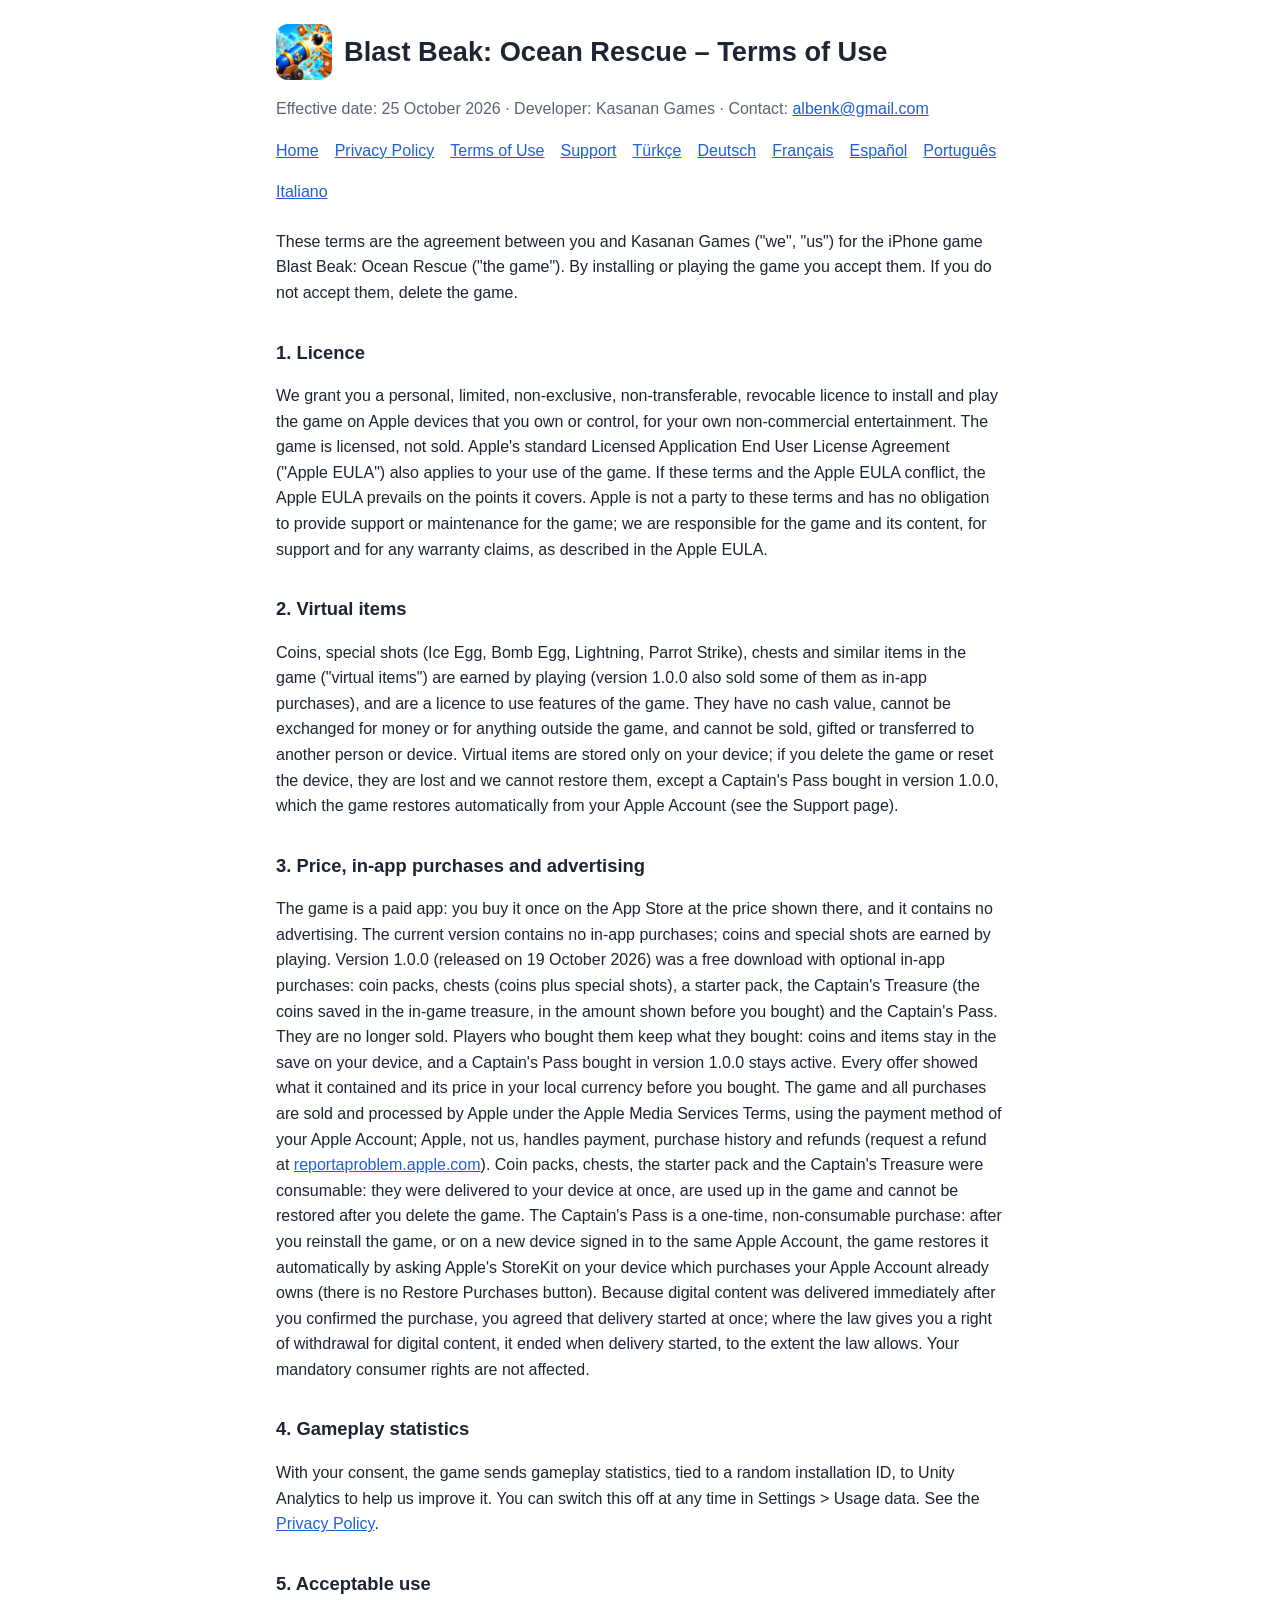
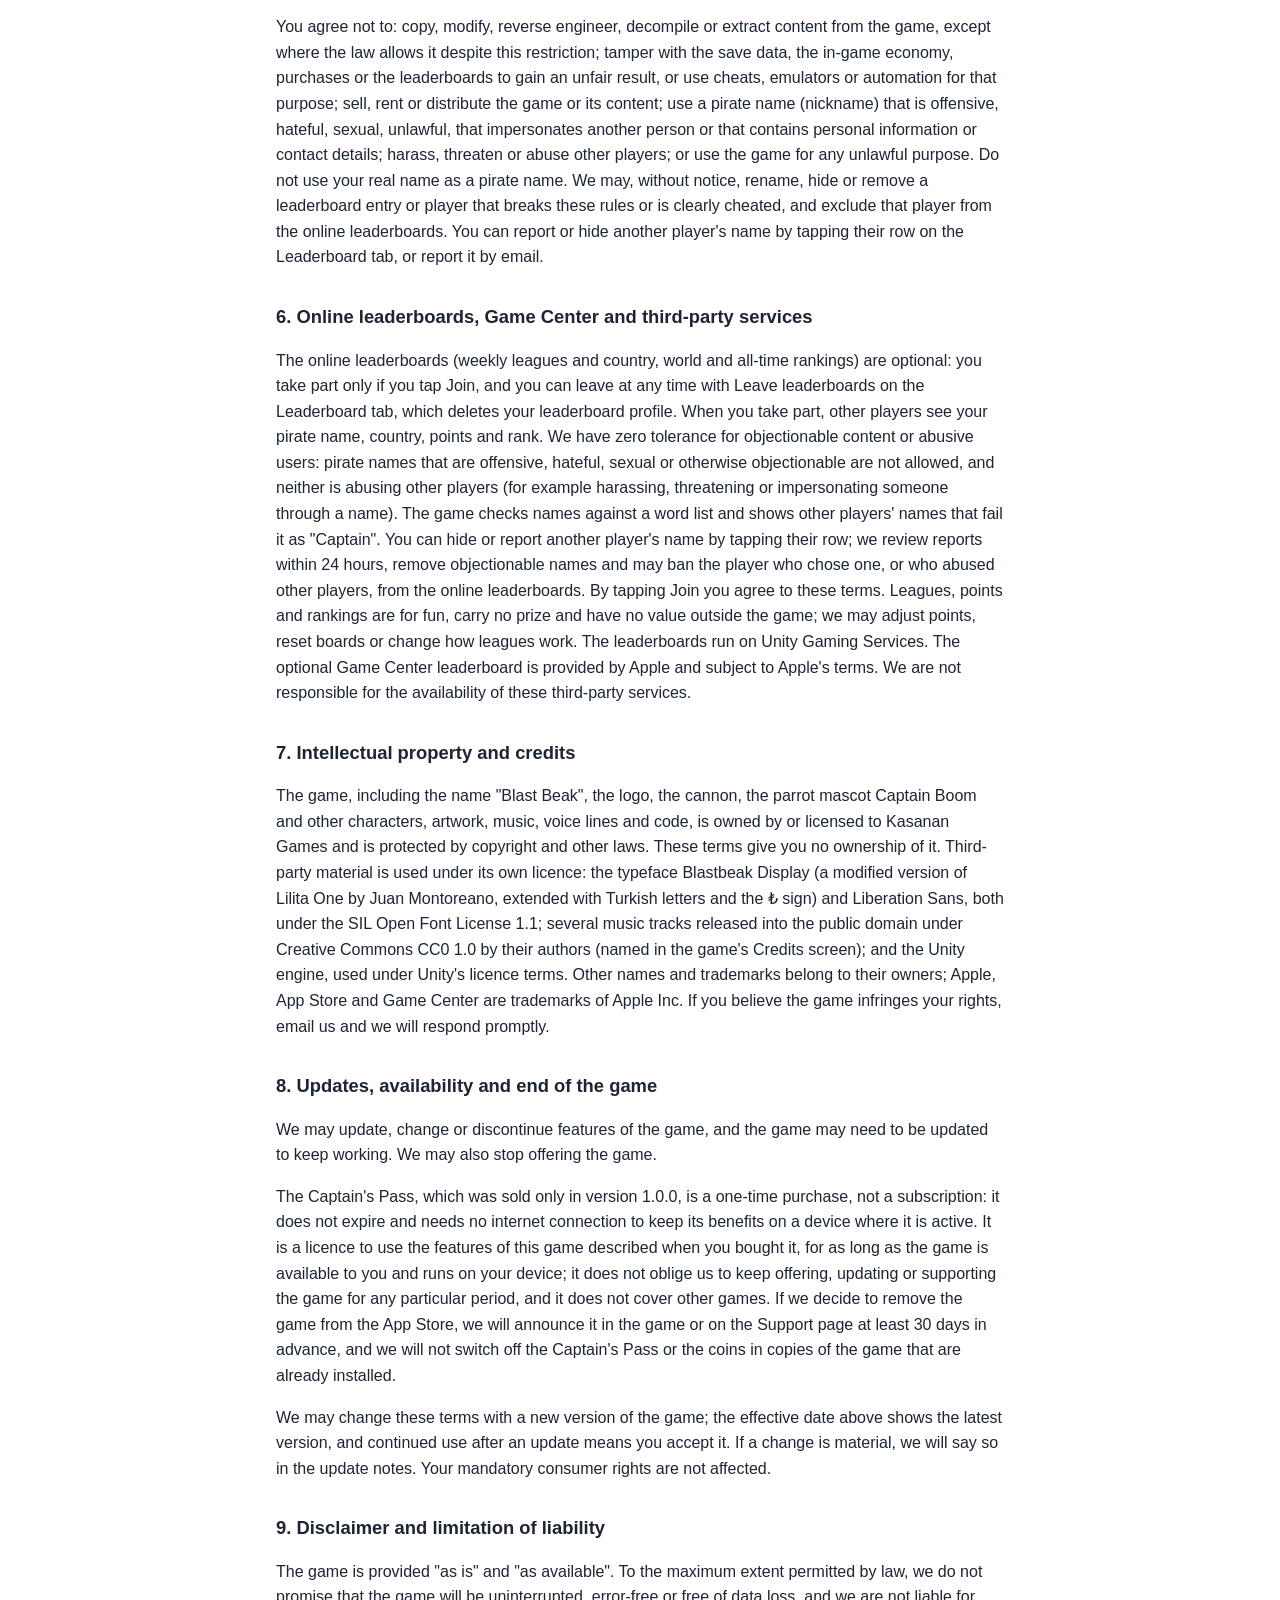
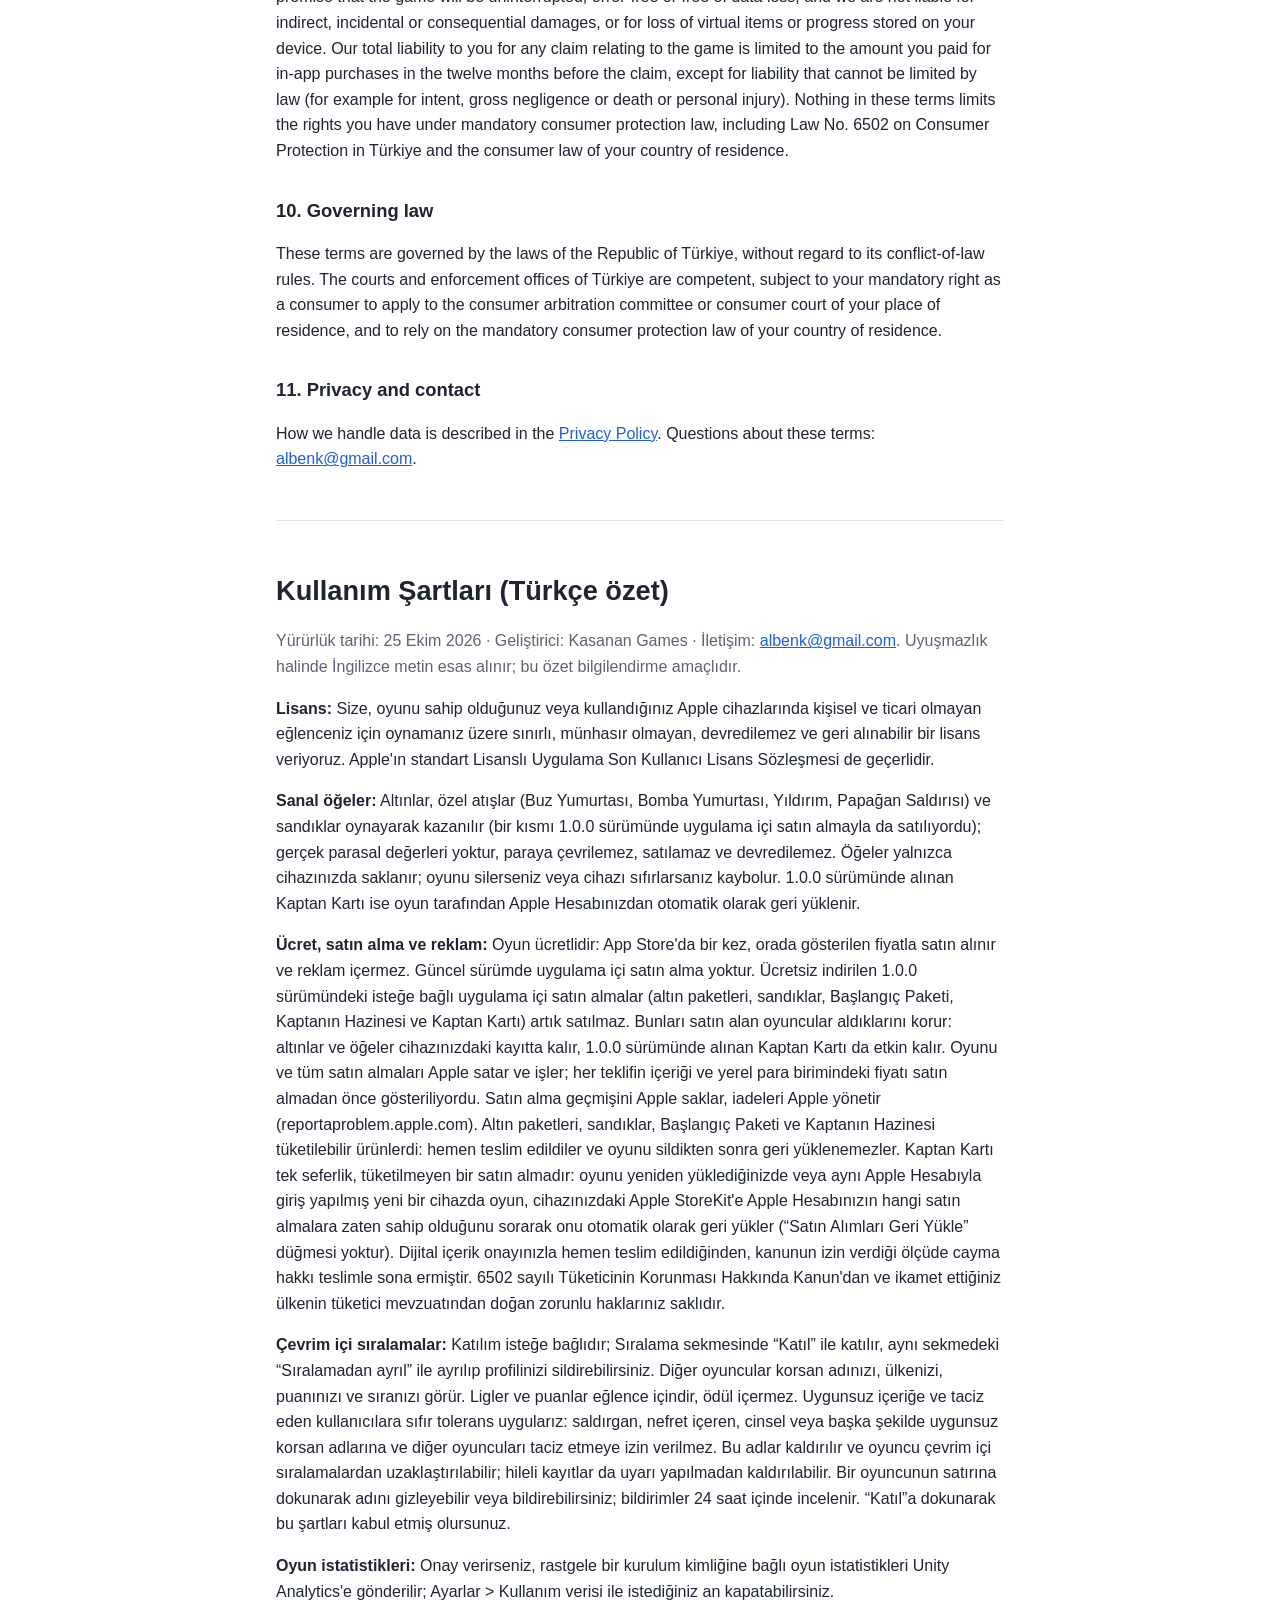
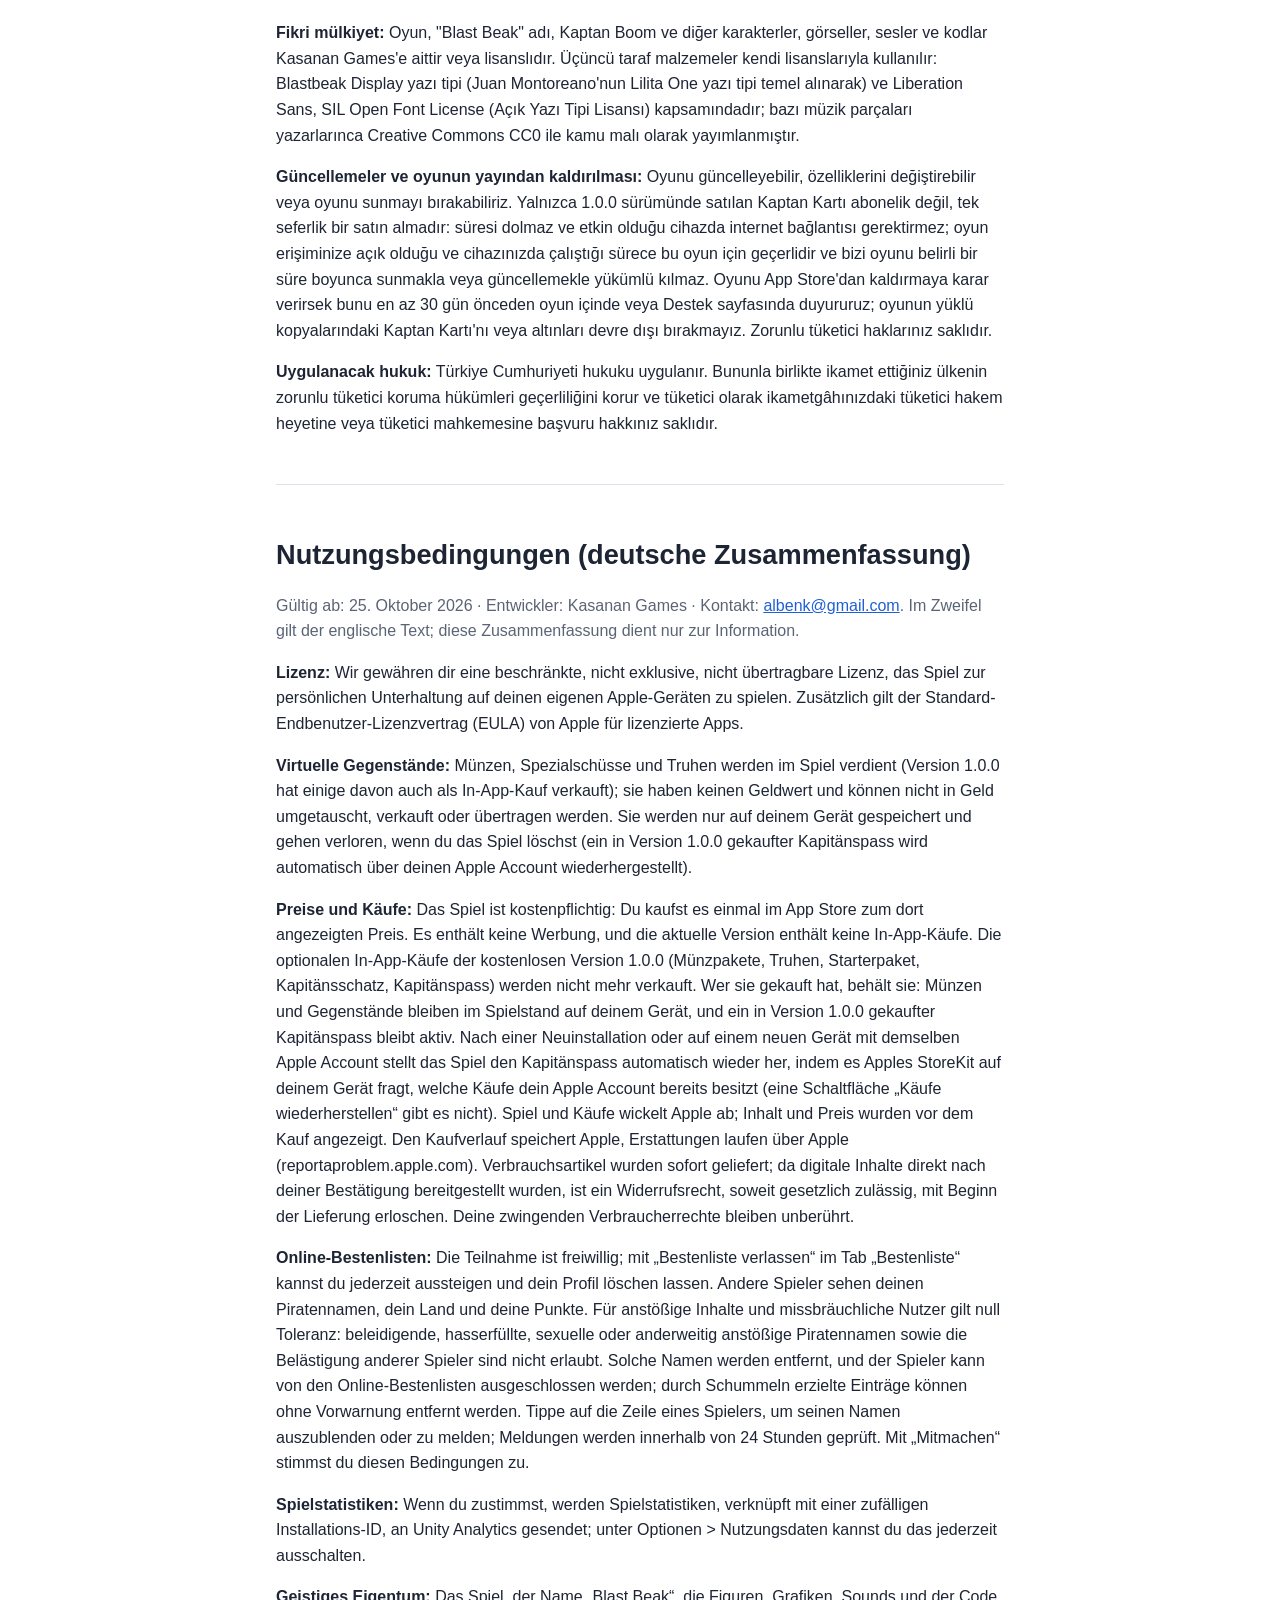
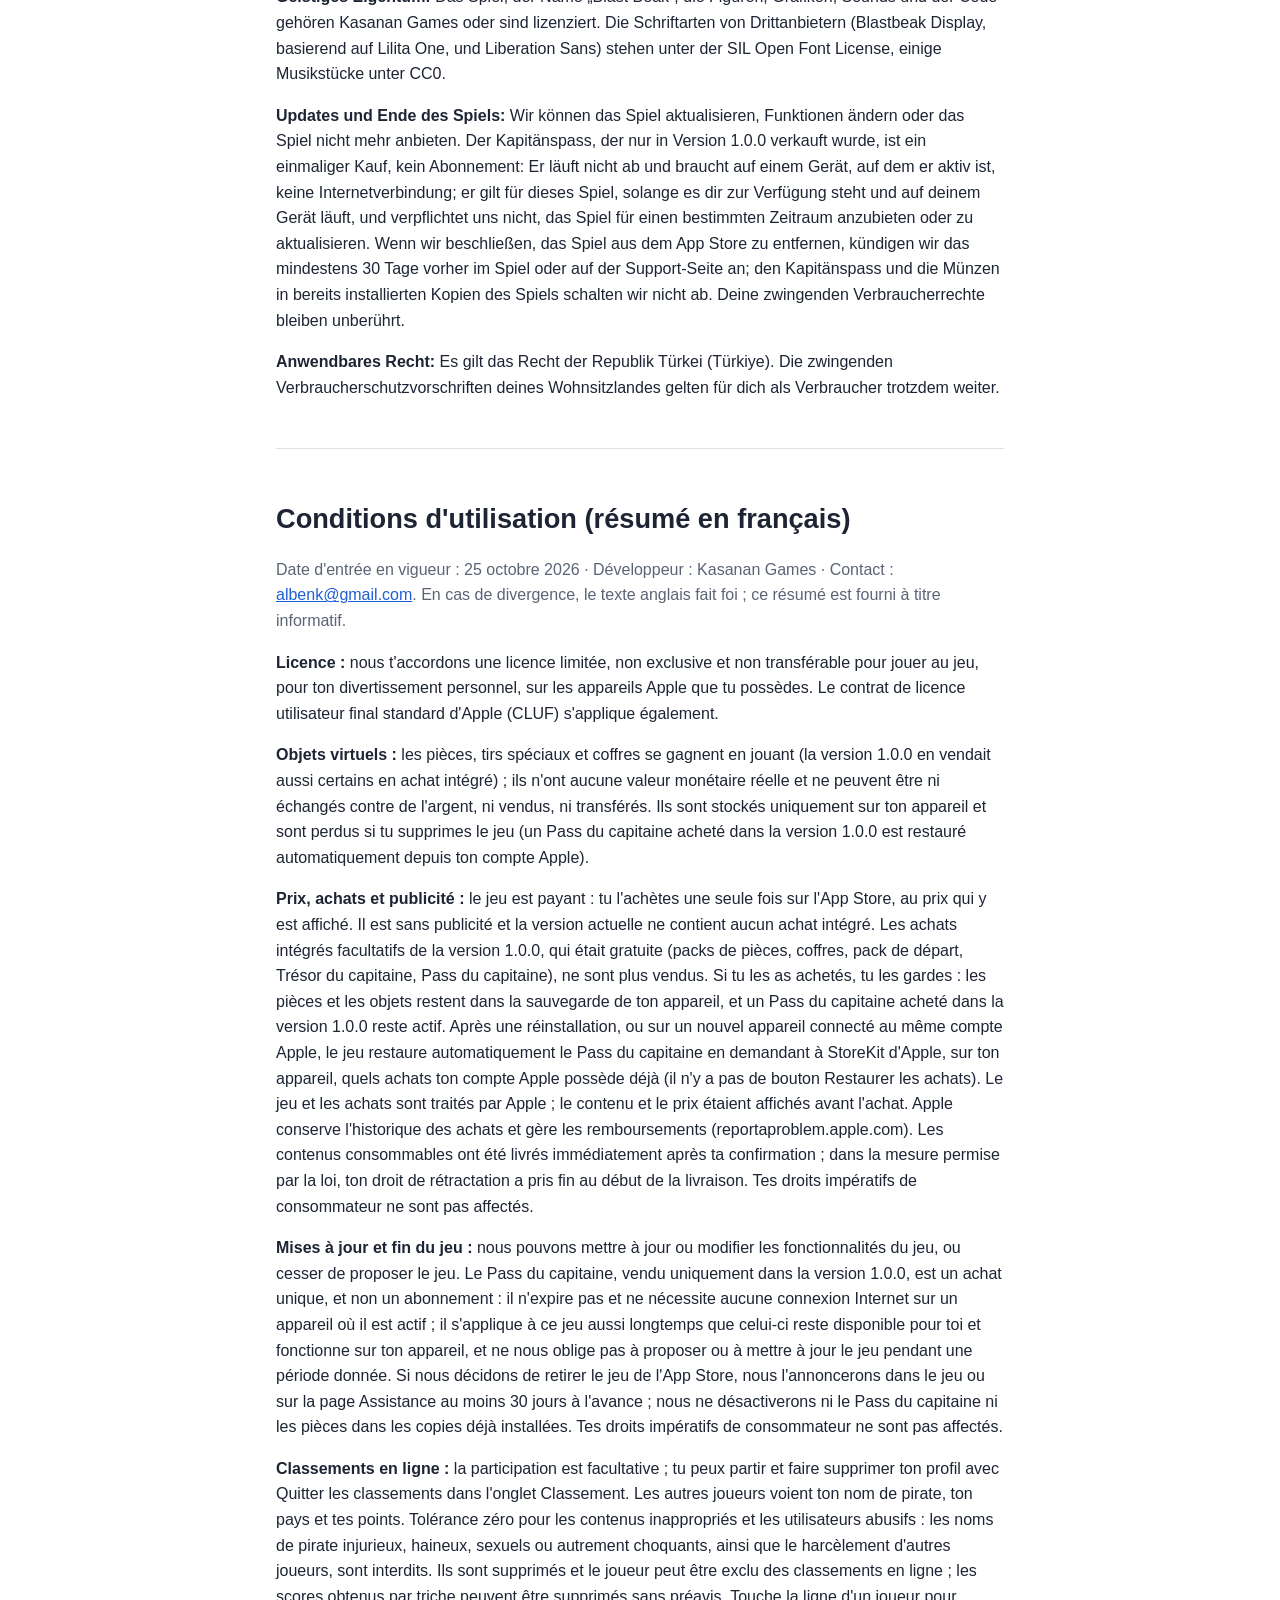
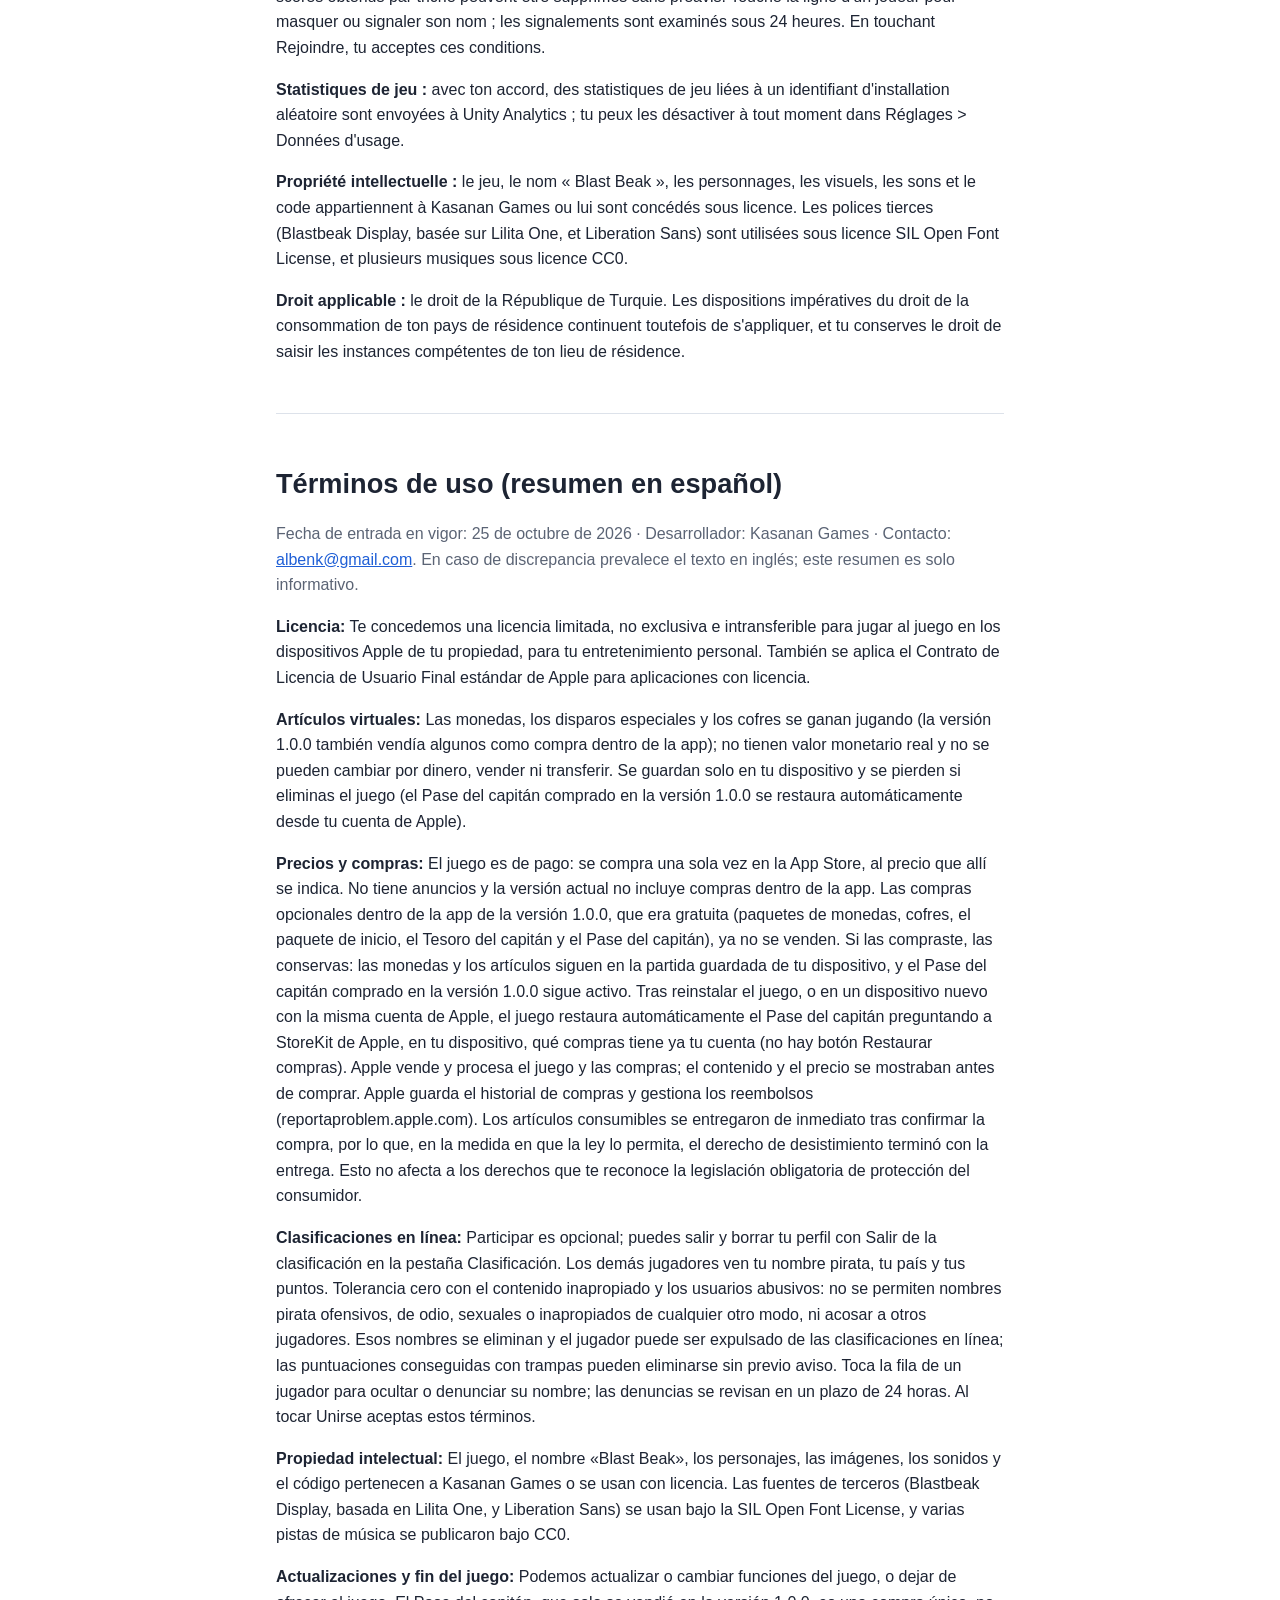
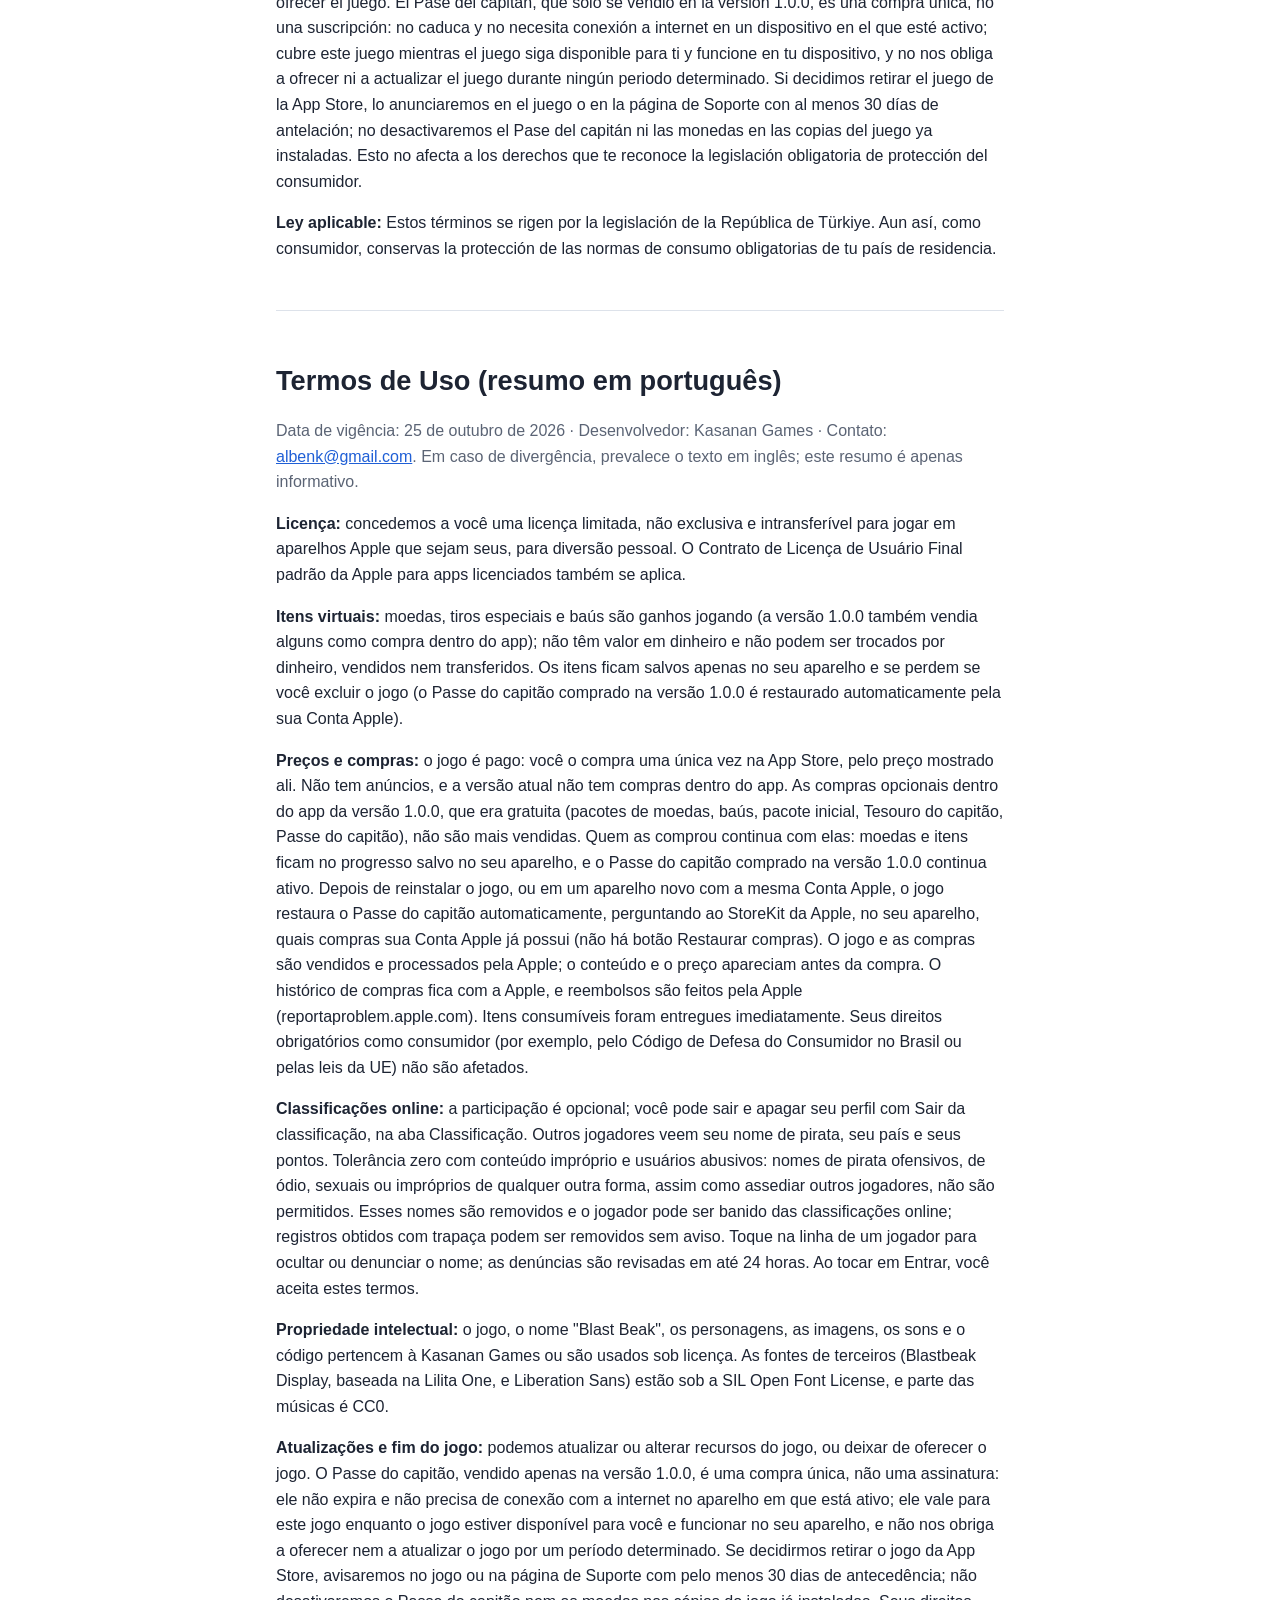
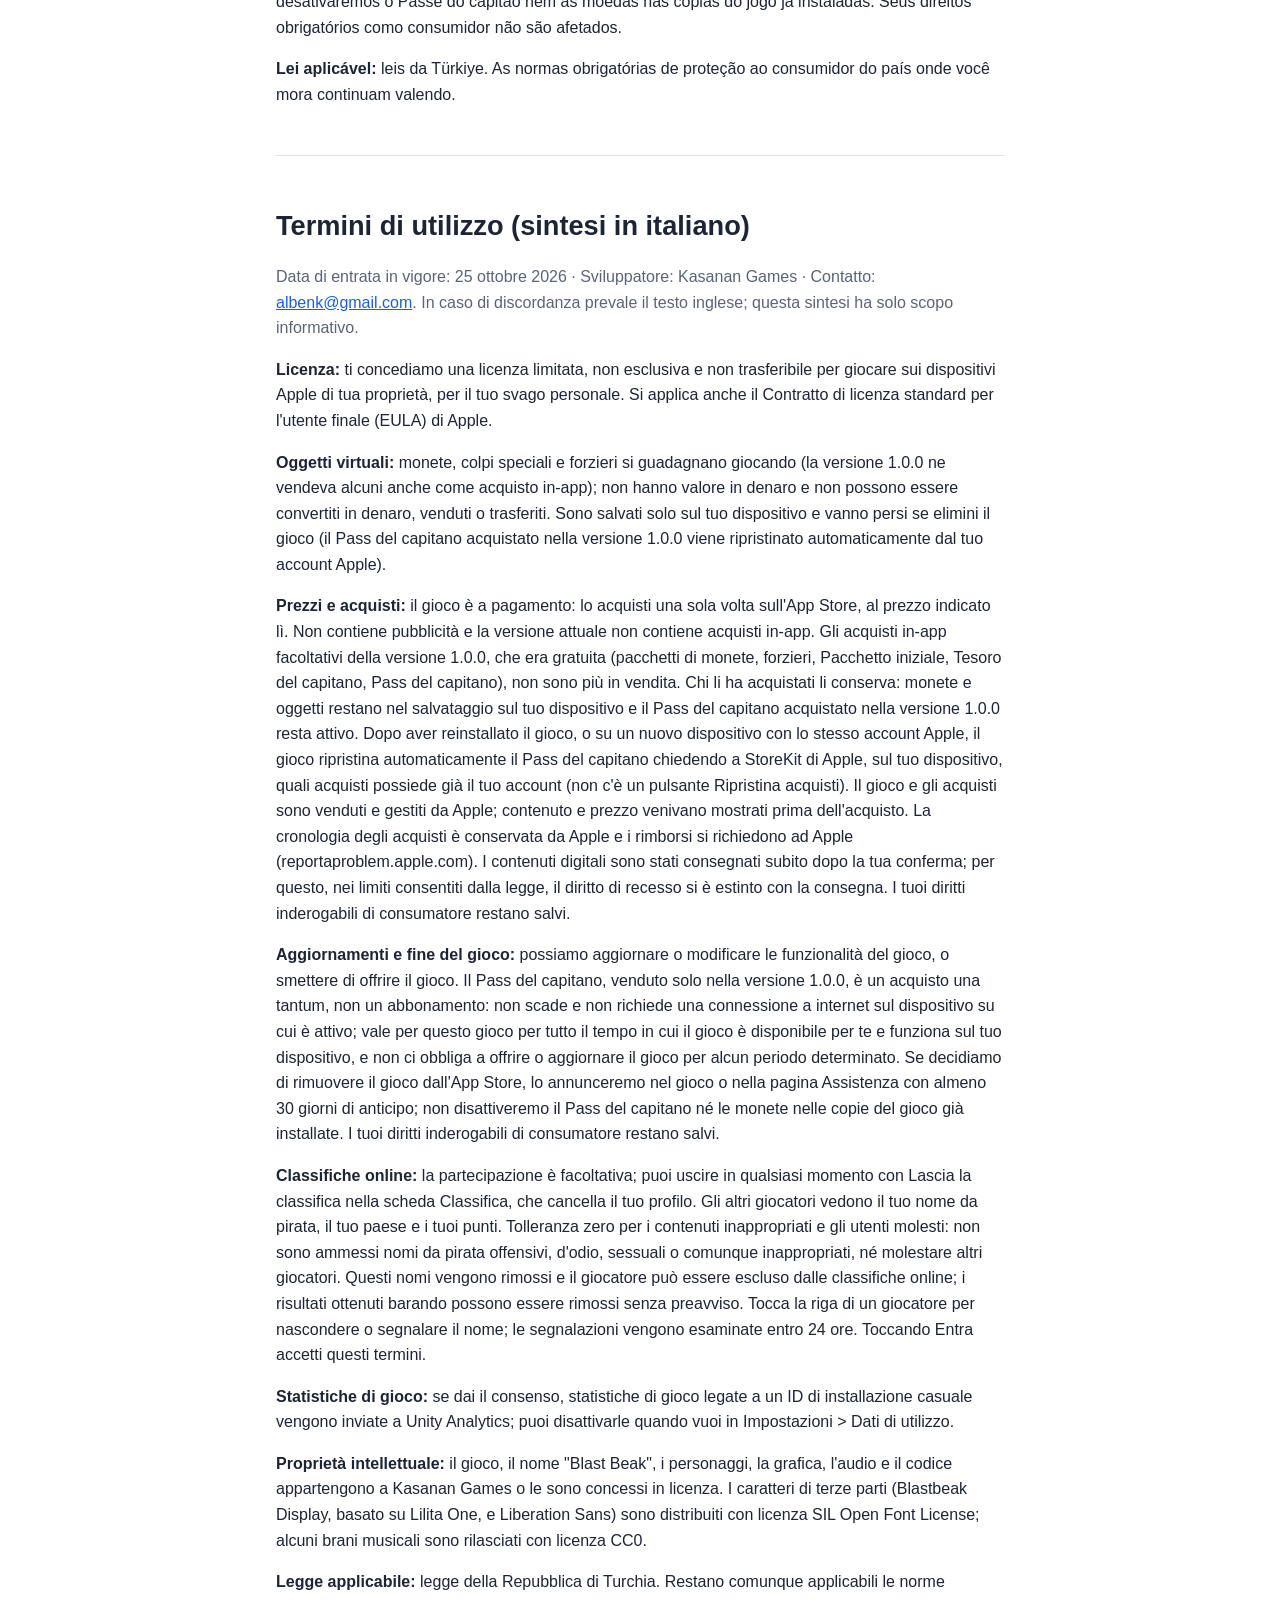
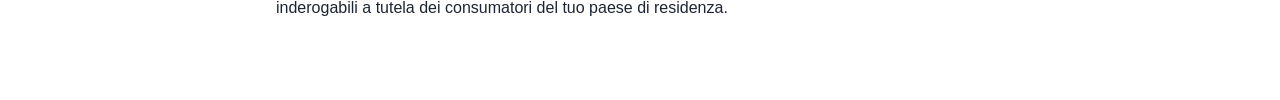
<file: terms.html>
<!doctype html>
<html lang="en">
<head>
<meta charset="utf-8">
<meta name="viewport" content="width=device-width, initial-scale=1">
<title>Blast Beak – Terms of Use</title>
<link rel="stylesheet" href="style.css">
</head>
<body>
<main>
<header><img src="icon.png" alt=""><h1>Blast Beak: Ocean Rescue – Terms of Use</h1></header>
<p class="muted">Effective date: 25 October 2026 · Developer: Kasanan Games · Contact: <a href="mailto:albenk@gmail.com">albenk@gmail.com</a></p>
<nav><a href="index.html">Home</a><a href="privacy.html">Privacy Policy</a><a href="terms.html">Terms of Use</a><a href="support.html">Support</a><a href="#tr">Türkçe</a><a href="#de">Deutsch</a><a href="#fr">Français</a><a href="#es">Español</a><a href="#pt">Português</a><a href="#it">Italiano</a></nav>

<p>These terms are the agreement between you and Kasanan Games ("we", "us") for the iPhone game Blast Beak: Ocean Rescue ("the game"). By installing or playing the game you accept them. If you do not accept them, delete the game.</p>

<h2>1. Licence</h2>
<p>We grant you a personal, limited, non-exclusive, non-transferable, revocable licence to install and play the game on Apple devices that you own or control, for your own non-commercial entertainment. The game is licensed, not sold. Apple's standard Licensed Application End User License Agreement ("Apple EULA") also applies to your use of the game. If these terms and the Apple EULA conflict, the Apple EULA prevails on the points it covers. Apple is not a party to these terms and has no obligation to provide support or maintenance for the game; we are responsible for the game and its content, for support and for any warranty claims, as described in the Apple EULA.</p>

<h2>2. Virtual items</h2>
<p>Coins, special shots (Ice Egg, Bomb Egg, Lightning, Parrot Strike), chests and similar items in the game ("virtual items") are earned by playing (version 1.0.0 also sold some of them as in-app purchases), and are a licence to use features of the game. They have no cash value, cannot be exchanged for money or for anything outside the game, and cannot be sold, gifted or transferred to another person or device. Virtual items are stored only on your device; if you delete the game or reset the device, they are lost and we cannot restore them, except a Captain's Pass bought in version 1.0.0, which the game restores automatically from your Apple Account (see the Support page).</p>

<h2>3. Price, in-app purchases and advertising</h2>
<p>The game is a paid app: you buy it once on the App Store at the price shown there, and it contains no advertising. The current version contains no in-app purchases; coins and special shots are earned by playing. Version 1.0.0 (released on 19 October 2026) was a free download with optional in-app purchases: coin packs, chests (coins plus special shots), a starter pack, the Captain's Treasure (the coins saved in the in-game treasure, in the amount shown before you bought) and the Captain's Pass. They are no longer sold. Players who bought them keep what they bought: coins and items stay in the save on your device, and a Captain's Pass bought in version 1.0.0 stays active. Every offer showed what it contained and its price in your local currency before you bought. The game and all purchases are sold and processed by Apple under the Apple Media Services Terms, using the payment method of your Apple Account; Apple, not us, handles payment, purchase history and refunds (request a refund at <a href="https://reportaproblem.apple.com">reportaproblem.apple.com</a>). Coin packs, chests, the starter pack and the Captain's Treasure were consumable: they were delivered to your device at once, are used up in the game and cannot be restored after you delete the game. The Captain's Pass is a one-time, non-consumable purchase: after you reinstall the game, or on a new device signed in to the same Apple Account, the game restores it automatically by asking Apple's StoreKit on your device which purchases your Apple Account already owns (there is no Restore Purchases button). Because digital content was delivered immediately after you confirmed the purchase, you agreed that delivery started at once; where the law gives you a right of withdrawal for digital content, it ended when delivery started, to the extent the law allows. Your mandatory consumer rights are not affected.</p>

<h2>4. Gameplay statistics</h2>
<p>With your consent, the game sends gameplay statistics, tied to a random installation ID, to Unity Analytics to help us improve it. You can switch this off at any time in Settings &gt; Usage data. See the <a href="privacy.html">Privacy Policy</a>.</p>

<h2>5. Acceptable use</h2>
<p>You agree not to: copy, modify, reverse engineer, decompile or extract content from the game, except where the law allows it despite this restriction; tamper with the save data, the in-game economy, purchases or the leaderboards to gain an unfair result, or use cheats, emulators or automation for that purpose; sell, rent or distribute the game or its content; use a pirate name (nickname) that is offensive, hateful, sexual, unlawful, that impersonates another person or that contains personal information or contact details; harass, threaten or abuse other players; or use the game for any unlawful purpose. Do not use your real name as a pirate name. We may, without notice, rename, hide or remove a leaderboard entry or player that breaks these rules or is clearly cheated, and exclude that player from the online leaderboards. You can report or hide another player's name by tapping their row on the Leaderboard tab, or report it by email.</p>

<h2>6. Online leaderboards, Game Center and third-party services</h2>
<p>The online leaderboards (weekly leagues and country, world and all-time rankings) are optional: you take part only if you tap Join, and you can leave at any time with Leave leaderboards on the Leaderboard tab, which deletes your leaderboard profile. When you take part, other players see your pirate name, country, points and rank. We have zero tolerance for objectionable content or abusive users: pirate names that are offensive, hateful, sexual or otherwise objectionable are not allowed, and neither is abusing other players (for example harassing, threatening or impersonating someone through a name). The game checks names against a word list and shows other players' names that fail it as "Captain". You can hide or report another player's name by tapping their row; we review reports within 24 hours, remove objectionable names and may ban the player who chose one, or who abused other players, from the online leaderboards. By tapping Join you agree to these terms. Leagues, points and rankings are for fun, carry no prize and have no value outside the game; we may adjust points, reset boards or change how leagues work. The leaderboards run on Unity Gaming Services. The optional Game Center leaderboard is provided by Apple and subject to Apple's terms. We are not responsible for the availability of these third-party services.</p>

<h2>7. Intellectual property and credits</h2>
<p>The game, including the name "Blast Beak", the logo, the cannon, the parrot mascot Captain Boom and other characters, artwork, music, voice lines and code, is owned by or licensed to Kasanan Games and is protected by copyright and other laws. These terms give you no ownership of it. Third-party material is used under its own licence: the typeface Blastbeak Display (a modified version of Lilita One by Juan Montoreano, extended with Turkish letters and the ₺ sign) and Liberation Sans, both under the SIL Open Font License 1.1; several music tracks released into the public domain under Creative Commons CC0 1.0 by their authors (named in the game's Credits screen); and the Unity engine, used under Unity's licence terms. Other names and trademarks belong to their owners; Apple, App Store and Game Center are trademarks of Apple Inc. If you believe the game infringes your rights, email us and we will respond promptly.</p>

<h2>8. Updates, availability and end of the game</h2>
<p>We may update, change or discontinue features of the game, and the game may need to be updated to keep working. We may also stop offering the game.</p>
<p>The Captain's Pass, which was sold only in version 1.0.0, is a one-time purchase, not a subscription: it does not expire and needs no internet connection to keep its benefits on a device where it is active. It is a licence to use the features of this game described when you bought it, for as long as the game is available to you and runs on your device; it does not oblige us to keep offering, updating or supporting the game for any particular period, and it does not cover other games. If we decide to remove the game from the App Store, we will announce it in the game or on the Support page at least 30 days in advance, and we will not switch off the Captain's Pass or the coins in copies of the game that are already installed.</p>
<p>We may change these terms with a new version of the game; the effective date above shows the latest version, and continued use after an update means you accept it. If a change is material, we will say so in the update notes. Your mandatory consumer rights are not affected.</p>

<h2>9. Disclaimer and limitation of liability</h2>
<p>The game is provided "as is" and "as available". To the maximum extent permitted by law, we do not promise that the game will be uninterrupted, error-free or free of data loss, and we are not liable for indirect, incidental or consequential damages, or for loss of virtual items or progress stored on your device. Our total liability to you for any claim relating to the game is limited to the amount you paid for in-app purchases in the twelve months before the claim, except for liability that cannot be limited by law (for example for intent, gross negligence or death or personal injury). Nothing in these terms limits the rights you have under mandatory consumer protection law, including Law No. 6502 on Consumer Protection in Türkiye and the consumer law of your country of residence.</p>

<h2>10. Governing law</h2>
<p>These terms are governed by the laws of the Republic of Türkiye, without regard to its conflict-of-law rules. The courts and enforcement offices of Türkiye are competent, subject to your mandatory right as a consumer to apply to the consumer arbitration committee or consumer court of your place of residence, and to rely on the mandatory consumer protection law of your country of residence.</p>

<h2>11. Privacy and contact</h2>
<p>How we handle data is described in the <a href="privacy.html">Privacy Policy</a>. Questions about these terms: <a href="mailto:albenk@gmail.com?subject=Blast%20Beak%20Terms">albenk@gmail.com</a>.</p>

<hr>

<h1 id="tr">Kullanım Şartları (Türkçe özet)</h1>
<p class="muted">Yürürlük tarihi: 25 Ekim 2026 · Geliştirici: Kasanan Games · İletişim: <a href="mailto:albenk@gmail.com">albenk@gmail.com</a>. Uyuşmazlık halinde İngilizce metin esas alınır; bu özet bilgilendirme amaçlıdır.</p>
<p><strong>Lisans:</strong> Size, oyunu sahip olduğunuz veya kullandığınız Apple cihazlarında kişisel ve ticari olmayan eğlenceniz için oynamanız üzere sınırlı, münhasır olmayan, devredilemez ve geri alınabilir bir lisans veriyoruz. Apple'ın standart Lisanslı Uygulama Son Kullanıcı Lisans Sözleşmesi de geçerlidir.</p>
<p><strong>Sanal öğeler:</strong> Altınlar, özel atışlar (Buz Yumurtası, Bomba Yumurtası, Yıldırım, Papağan Saldırısı) ve sandıklar oynayarak kazanılır (bir kısmı 1.0.0 sürümünde uygulama içi satın almayla da satılıyordu); gerçek parasal değerleri yoktur, paraya çevrilemez, satılamaz ve devredilemez. Öğeler yalnızca cihazınızda saklanır; oyunu silerseniz veya cihazı sıfırlarsanız kaybolur. 1.0.0 sürümünde alınan Kaptan Kartı ise oyun tarafından Apple Hesabınızdan otomatik olarak geri yüklenir.</p>
<p><strong>Ücret, satın alma ve reklam:</strong> Oyun ücretlidir: App Store'da bir kez, orada gösterilen fiyatla satın alınır ve reklam içermez. Güncel sürümde uygulama içi satın alma yoktur. Ücretsiz indirilen 1.0.0 sürümündeki isteğe bağlı uygulama içi satın almalar (altın paketleri, sandıklar, Başlangıç Paketi, Kaptanın Hazinesi ve Kaptan Kartı) artık satılmaz. Bunları satın alan oyuncular aldıklarını korur: altınlar ve öğeler cihazınızdaki kayıtta kalır, 1.0.0 sürümünde alınan Kaptan Kartı da etkin kalır. Oyunu ve tüm satın almaları Apple satar ve işler; her teklifin içeriği ve yerel para birimindeki fiyatı satın almadan önce gösteriliyordu. Satın alma geçmişini Apple saklar, iadeleri Apple yönetir (reportaproblem.apple.com). Altın paketleri, sandıklar, Başlangıç Paketi ve Kaptanın Hazinesi tüketilebilir ürünlerdi: hemen teslim edildiler ve oyunu sildikten sonra geri yüklenemezler. Kaptan Kartı tek seferlik, tüketilmeyen bir satın almadır: oyunu yeniden yüklediğinizde veya aynı Apple Hesabıyla giriş yapılmış yeni bir cihazda oyun, cihazınızdaki Apple StoreKit'e Apple Hesabınızın hangi satın almalara zaten sahip olduğunu sorarak onu otomatik olarak geri yükler (“Satın Alımları Geri Yükle” düğmesi yoktur). Dijital içerik onayınızla hemen teslim edildiğinden, kanunun izin verdiği ölçüde cayma hakkı teslimle sona ermiştir. 6502 sayılı Tüketicinin Korunması Hakkında Kanun'dan ve ikamet ettiğiniz ülkenin tüketici mevzuatından doğan zorunlu haklarınız saklıdır.</p>
<p><strong>Çevrim içi sıralamalar:</strong> Katılım isteğe bağlıdır; Sıralama sekmesinde “Katıl” ile katılır, aynı sekmedeki “Sıralamadan ayrıl” ile ayrılıp profilinizi sildirebilirsiniz. Diğer oyuncular korsan adınızı, ülkenizi, puanınızı ve sıranızı görür. Ligler ve puanlar eğlence içindir, ödül içermez. Uygunsuz içeriğe ve taciz eden kullanıcılara sıfır tolerans uygularız: saldırgan, nefret içeren, cinsel veya başka şekilde uygunsuz korsan adlarına ve diğer oyuncuları taciz etmeye izin verilmez. Bu adlar kaldırılır ve oyuncu çevrim içi sıralamalardan uzaklaştırılabilir; hileli kayıtlar da uyarı yapılmadan kaldırılabilir. Bir oyuncunun satırına dokunarak adını gizleyebilir veya bildirebilirsiniz; bildirimler 24 saat içinde incelenir. “Katıl”a dokunarak bu şartları kabul etmiş olursunuz.</p>
<p><strong>Oyun istatistikleri:</strong> Onay verirseniz, rastgele bir kurulum kimliğine bağlı oyun istatistikleri Unity Analytics'e gönderilir; Ayarlar &gt; Kullanım verisi ile istediğiniz an kapatabilirsiniz.</p>
<p><strong>Fikri mülkiyet:</strong> Oyun, "Blast Beak" adı, Kaptan Boom ve diğer karakterler, görseller, sesler ve kodlar Kasanan Games'e aittir veya lisanslıdır. Üçüncü taraf malzemeler kendi lisanslarıyla kullanılır: Blastbeak Display yazı tipi (Juan Montoreano'nun Lilita One yazı tipi temel alınarak) ve Liberation Sans, SIL Open Font License (Açık Yazı Tipi Lisansı) kapsamındadır; bazı müzik parçaları yazarlarınca Creative Commons CC0 ile kamu malı olarak yayımlanmıştır.</p>
<p><strong>Güncellemeler ve oyunun yayından kaldırılması:</strong> Oyunu güncelleyebilir, özelliklerini değiştirebilir veya oyunu sunmayı bırakabiliriz. Yalnızca 1.0.0 sürümünde satılan Kaptan Kartı abonelik değil, tek seferlik bir satın almadır: süresi dolmaz ve etkin olduğu cihazda internet bağlantısı gerektirmez; oyun erişiminize açık olduğu ve cihazınızda çalıştığı sürece bu oyun için geçerlidir ve bizi oyunu belirli bir süre boyunca sunmakla veya güncellemekle yükümlü kılmaz. Oyunu App Store'dan kaldırmaya karar verirsek bunu en az 30 gün önceden oyun içinde veya Destek sayfasında duyururuz; oyunun yüklü kopyalarındaki Kaptan Kartı'nı veya altınları devre dışı bırakmayız. Zorunlu tüketici haklarınız saklıdır.</p>
<p><strong>Uygulanacak hukuk:</strong> Türkiye Cumhuriyeti hukuku uygulanır. Bununla birlikte ikamet ettiğiniz ülkenin zorunlu tüketici koruma hükümleri geçerliliğini korur ve tüketici olarak ikametgâhınızdaki tüketici hakem heyetine veya tüketici mahkemesine başvuru hakkınız saklıdır.</p>
<hr>
<h1 id="de">Nutzungsbedingungen (deutsche Zusammenfassung)</h1>
<p class="muted">Gültig ab: 25. Oktober 2026 · Entwickler: Kasanan Games · Kontakt: <a href="mailto:albenk@gmail.com">albenk@gmail.com</a>. Im Zweifel gilt der englische Text; diese Zusammenfassung dient nur zur Information.</p>
<p><strong>Lizenz:</strong> Wir gewähren dir eine beschränkte, nicht exklusive, nicht übertragbare Lizenz, das Spiel zur persönlichen Unterhaltung auf deinen eigenen Apple-Geräten zu spielen. Zusätzlich gilt der Standard-Endbenutzer-Lizenzvertrag (EULA) von Apple für lizenzierte Apps.</p>
<p><strong>Virtuelle Gegenstände:</strong> Münzen, Spezialschüsse und Truhen werden im Spiel verdient (Version 1.0.0 hat einige davon auch als In-App-Kauf verkauft); sie haben keinen Geldwert und können nicht in Geld umgetauscht, verkauft oder übertragen werden. Sie werden nur auf deinem Gerät gespeichert und gehen verloren, wenn du das Spiel löschst (ein in Version 1.0.0 gekaufter Kapitänspass wird automatisch über deinen Apple Account wiederhergestellt).</p>
<p><strong>Preise und Käufe:</strong> Das Spiel ist kostenpflichtig: Du kaufst es einmal im App Store zum dort angezeigten Preis. Es enthält keine Werbung, und die aktuelle Version enthält keine In-App-Käufe. Die optionalen In-App-Käufe der kostenlosen Version 1.0.0 (Münzpakete, Truhen, Starterpaket, Kapitänsschatz, Kapitänspass) werden nicht mehr verkauft. Wer sie gekauft hat, behält sie: Münzen und Gegenstände bleiben im Spielstand auf deinem Gerät, und ein in Version 1.0.0 gekaufter Kapitänspass bleibt aktiv. Nach einer Neuinstallation oder auf einem neuen Gerät mit demselben Apple Account stellt das Spiel den Kapitänspass automatisch wieder her, indem es Apples StoreKit auf deinem Gerät fragt, welche Käufe dein Apple Account bereits besitzt (eine Schaltfläche „Käufe wiederherstellen“ gibt es nicht). Spiel und Käufe wickelt Apple ab; Inhalt und Preis wurden vor dem Kauf angezeigt. Den Kaufverlauf speichert Apple, Erstattungen laufen über Apple (reportaproblem.apple.com). Verbrauchsartikel wurden sofort geliefert; da digitale Inhalte direkt nach deiner Bestätigung bereitgestellt wurden, ist ein Widerrufsrecht, soweit gesetzlich zulässig, mit Beginn der Lieferung erloschen. Deine zwingenden Verbraucherrechte bleiben unberührt.</p>
<p><strong>Online-Bestenlisten:</strong> Die Teilnahme ist freiwillig; mit „Bestenliste verlassen“ im Tab „Bestenliste“ kannst du jederzeit aussteigen und dein Profil löschen lassen. Andere Spieler sehen deinen Piratennamen, dein Land und deine Punkte. Für anstößige Inhalte und missbräuchliche Nutzer gilt null Toleranz: beleidigende, hasserfüllte, sexuelle oder anderweitig anstößige Piratennamen sowie die Belästigung anderer Spieler sind nicht erlaubt. Solche Namen werden entfernt, und der Spieler kann von den Online-Bestenlisten ausgeschlossen werden; durch Schummeln erzielte Einträge können ohne Vorwarnung entfernt werden. Tippe auf die Zeile eines Spielers, um seinen Namen auszublenden oder zu melden; Meldungen werden innerhalb von 24 Stunden geprüft. Mit „Mitmachen“ stimmst du diesen Bedingungen zu.</p>
<p><strong>Spielstatistiken:</strong> Wenn du zustimmst, werden Spielstatistiken, verknüpft mit einer zufälligen Installations-ID, an Unity Analytics gesendet; unter Optionen &gt; Nutzungsdaten kannst du das jederzeit ausschalten.</p>
<p><strong>Geistiges Eigentum:</strong> Das Spiel, der Name „Blast Beak“, die Figuren, Grafiken, Sounds und der Code gehören Kasanan Games oder sind lizenziert. Die Schriftarten von Drittanbietern (Blastbeak Display, basierend auf Lilita One, und Liberation Sans) stehen unter der SIL Open Font License, einige Musikstücke unter CC0.</p>
<p><strong>Updates und Ende des Spiels:</strong> Wir können das Spiel aktualisieren, Funktionen ändern oder das Spiel nicht mehr anbieten. Der Kapitänspass, der nur in Version 1.0.0 verkauft wurde, ist ein einmaliger Kauf, kein Abonnement: Er läuft nicht ab und braucht auf einem Gerät, auf dem er aktiv ist, keine Internetverbindung; er gilt für dieses Spiel, solange es dir zur Verfügung steht und auf deinem Gerät läuft, und verpflichtet uns nicht, das Spiel für einen bestimmten Zeitraum anzubieten oder zu aktualisieren. Wenn wir beschließen, das Spiel aus dem App Store zu entfernen, kündigen wir das mindestens 30 Tage vorher im Spiel oder auf der Support-Seite an; den Kapitänspass und die Münzen in bereits installierten Kopien des Spiels schalten wir nicht ab. Deine zwingenden Verbraucherrechte bleiben unberührt.</p>
<p><strong>Anwendbares Recht:</strong> Es gilt das Recht der Republik Türkei (Türkiye). Die zwingenden Verbraucherschutzvorschriften deines Wohnsitzlandes gelten für dich als Verbraucher trotzdem weiter.</p>
<hr>
<h1 id="fr">Conditions d'utilisation (résumé en français)</h1>
<p class="muted">Date d'entrée en vigueur : 25 octobre 2026 · Développeur : Kasanan Games · Contact : <a href="mailto:albenk@gmail.com">albenk@gmail.com</a>. En cas de divergence, le texte anglais fait foi ; ce résumé est fourni à titre informatif.</p>
<p><strong>Licence :</strong> nous t'accordons une licence limitée, non exclusive et non transférable pour jouer au jeu, pour ton divertissement personnel, sur les appareils Apple que tu possèdes. Le contrat de licence utilisateur final standard d'Apple (CLUF) s'applique également.</p>
<p><strong>Objets virtuels :</strong> les pièces, tirs spéciaux et coffres se gagnent en jouant (la version 1.0.0 en vendait aussi certains en achat intégré) ; ils n'ont aucune valeur monétaire réelle et ne peuvent être ni échangés contre de l'argent, ni vendus, ni transférés. Ils sont stockés uniquement sur ton appareil et sont perdus si tu supprimes le jeu (un Pass du capitaine acheté dans la version 1.0.0 est restauré automatiquement depuis ton compte Apple).</p>
<p><strong>Prix, achats et publicité :</strong> le jeu est payant : tu l'achètes une seule fois sur l'App Store, au prix qui y est affiché. Il est sans publicité et la version actuelle ne contient aucun achat intégré. Les achats intégrés facultatifs de la version 1.0.0, qui était gratuite (packs de pièces, coffres, pack de départ, Trésor du capitaine, Pass du capitaine), ne sont plus vendus. Si tu les as achetés, tu les gardes : les pièces et les objets restent dans la sauvegarde de ton appareil, et un Pass du capitaine acheté dans la version 1.0.0 reste actif. Après une réinstallation, ou sur un nouvel appareil connecté au même compte Apple, le jeu restaure automatiquement le Pass du capitaine en demandant à StoreKit d'Apple, sur ton appareil, quels achats ton compte Apple possède déjà (il n'y a pas de bouton Restaurer les achats). Le jeu et les achats sont traités par Apple ; le contenu et le prix étaient affichés avant l'achat. Apple conserve l'historique des achats et gère les remboursements (reportaproblem.apple.com). Les contenus consommables ont été livrés immédiatement après ta confirmation ; dans la mesure permise par la loi, ton droit de rétractation a pris fin au début de la livraison. Tes droits impératifs de consommateur ne sont pas affectés.</p>
<p><strong>Mises à jour et fin du jeu :</strong> nous pouvons mettre à jour ou modifier les fonctionnalités du jeu, ou cesser de proposer le jeu. Le Pass du capitaine, vendu uniquement dans la version 1.0.0, est un achat unique, et non un abonnement : il n'expire pas et ne nécessite aucune connexion Internet sur un appareil où il est actif ; il s'applique à ce jeu aussi longtemps que celui-ci reste disponible pour toi et fonctionne sur ton appareil, et ne nous oblige pas à proposer ou à mettre à jour le jeu pendant une période donnée. Si nous décidons de retirer le jeu de l'App Store, nous l'annoncerons dans le jeu ou sur la page Assistance au moins 30 jours à l'avance ; nous ne désactiverons ni le Pass du capitaine ni les pièces dans les copies déjà installées. Tes droits impératifs de consommateur ne sont pas affectés.</p>
<p><strong>Classements en ligne :</strong> la participation est facultative ; tu peux partir et faire supprimer ton profil avec Quitter les classements dans l'onglet Classement. Les autres joueurs voient ton nom de pirate, ton pays et tes points. Tolérance zéro pour les contenus inappropriés et les utilisateurs abusifs : les noms de pirate injurieux, haineux, sexuels ou autrement choquants, ainsi que le harcèlement d'autres joueurs, sont interdits. Ils sont supprimés et le joueur peut être exclu des classements en ligne ; les scores obtenus par triche peuvent être supprimés sans préavis. Touche la ligne d'un joueur pour masquer ou signaler son nom ; les signalements sont examinés sous 24 heures. En touchant Rejoindre, tu acceptes ces conditions.</p>
<p><strong>Statistiques de jeu :</strong> avec ton accord, des statistiques de jeu liées à un identifiant d'installation aléatoire sont envoyées à Unity Analytics ; tu peux les désactiver à tout moment dans Réglages &gt; Données d'usage.</p>
<p><strong>Propriété intellectuelle :</strong> le jeu, le nom « Blast Beak », les personnages, les visuels, les sons et le code appartiennent à Kasanan Games ou lui sont concédés sous licence. Les polices tierces (Blastbeak Display, basée sur Lilita One, et Liberation Sans) sont utilisées sous licence SIL Open Font License, et plusieurs musiques sous licence CC0.</p>
<p><strong>Droit applicable :</strong> le droit de la République de Turquie. Les dispositions impératives du droit de la consommation de ton pays de résidence continuent toutefois de s'appliquer, et tu conserves le droit de saisir les instances compétentes de ton lieu de résidence.</p>
<hr>
<h1 id="es">Términos de uso (resumen en español)</h1>
<p class="muted">Fecha de entrada en vigor: 25 de octubre de 2026 · Desarrollador: Kasanan Games · Contacto: <a href="mailto:albenk@gmail.com">albenk@gmail.com</a>. En caso de discrepancia prevalece el texto en inglés; este resumen es solo informativo.</p>
<p><strong>Licencia:</strong> Te concedemos una licencia limitada, no exclusiva e intransferible para jugar al juego en los dispositivos Apple de tu propiedad, para tu entretenimiento personal. También se aplica el Contrato de Licencia de Usuario Final estándar de Apple para aplicaciones con licencia.</p>
<p><strong>Artículos virtuales:</strong> Las monedas, los disparos especiales y los cofres se ganan jugando (la versión 1.0.0 también vendía algunos como compra dentro de la app); no tienen valor monetario real y no se pueden cambiar por dinero, vender ni transferir. Se guardan solo en tu dispositivo y se pierden si eliminas el juego (el Pase del capitán comprado en la versión 1.0.0 se restaura automáticamente desde tu cuenta de Apple).</p>
<p><strong>Precios y compras:</strong> El juego es de pago: se compra una sola vez en la App Store, al precio que allí se indica. No tiene anuncios y la versión actual no incluye compras dentro de la app. Las compras opcionales dentro de la app de la versión 1.0.0, que era gratuita (paquetes de monedas, cofres, el paquete de inicio, el Tesoro del capitán y el Pase del capitán), ya no se venden. Si las compraste, las conservas: las monedas y los artículos siguen en la partida guardada de tu dispositivo, y el Pase del capitán comprado en la versión 1.0.0 sigue activo. Tras reinstalar el juego, o en un dispositivo nuevo con la misma cuenta de Apple, el juego restaura automáticamente el Pase del capitán preguntando a StoreKit de Apple, en tu dispositivo, qué compras tiene ya tu cuenta (no hay botón Restaurar compras). Apple vende y procesa el juego y las compras; el contenido y el precio se mostraban antes de comprar. Apple guarda el historial de compras y gestiona los reembolsos (reportaproblem.apple.com). Los artículos consumibles se entregaron de inmediato tras confirmar la compra, por lo que, en la medida en que la ley lo permita, el derecho de desistimiento terminó con la entrega. Esto no afecta a los derechos que te reconoce la legislación obligatoria de protección del consumidor.</p>
<p><strong>Clasificaciones en línea:</strong> Participar es opcional; puedes salir y borrar tu perfil con Salir de la clasificación en la pestaña Clasificación. Los demás jugadores ven tu nombre pirata, tu país y tus puntos. Tolerancia cero con el contenido inapropiado y los usuarios abusivos: no se permiten nombres pirata ofensivos, de odio, sexuales o inapropiados de cualquier otro modo, ni acosar a otros jugadores. Esos nombres se eliminan y el jugador puede ser expulsado de las clasificaciones en línea; las puntuaciones conseguidas con trampas pueden eliminarse sin previo aviso. Toca la fila de un jugador para ocultar o denunciar su nombre; las denuncias se revisan en un plazo de 24 horas. Al tocar Unirse aceptas estos términos.</p>
<p><strong>Propiedad intelectual:</strong> El juego, el nombre «Blast Beak», los personajes, las imágenes, los sonidos y el código pertenecen a Kasanan Games o se usan con licencia. Las fuentes de terceros (Blastbeak Display, basada en Lilita One, y Liberation Sans) se usan bajo la SIL Open Font License, y varias pistas de música se publicaron bajo CC0.</p>
<p><strong>Actualizaciones y fin del juego:</strong> Podemos actualizar o cambiar funciones del juego, o dejar de ofrecer el juego. El Pase del capitán, que solo se vendió en la versión 1.0.0, es una compra única, no una suscripción: no caduca y no necesita conexión a internet en un dispositivo en el que esté activo; cubre este juego mientras el juego siga disponible para ti y funcione en tu dispositivo, y no nos obliga a ofrecer ni a actualizar el juego durante ningún periodo determinado. Si decidimos retirar el juego de la App Store, lo anunciaremos en el juego o en la página de Soporte con al menos 30 días de antelación; no desactivaremos el Pase del capitán ni las monedas en las copias del juego ya instaladas. Esto no afecta a los derechos que te reconoce la legislación obligatoria de protección del consumidor.</p>
<p><strong>Ley aplicable:</strong> Estos términos se rigen por la legislación de la República de Türkiye. Aun así, como consumidor, conservas la protección de las normas de consumo obligatorias de tu país de residencia.</p>
<hr>
<h1 id="pt">Termos de Uso (resumo em português)</h1>
<p class="muted">Data de vigência: 25 de outubro de 2026 · Desenvolvedor: Kasanan Games · Contato: <a href="mailto:albenk@gmail.com">albenk@gmail.com</a>. Em caso de divergência, prevalece o texto em inglês; este resumo é apenas informativo.</p>
<p><strong>Licença:</strong> concedemos a você uma licença limitada, não exclusiva e intransferível para jogar em aparelhos Apple que sejam seus, para diversão pessoal. O Contrato de Licença de Usuário Final padrão da Apple para apps licenciados também se aplica.</p>
<p><strong>Itens virtuais:</strong> moedas, tiros especiais e baús são ganhos jogando (a versão 1.0.0 também vendia alguns como compra dentro do app); não têm valor em dinheiro e não podem ser trocados por dinheiro, vendidos nem transferidos. Os itens ficam salvos apenas no seu aparelho e se perdem se você excluir o jogo (o Passe do capitão comprado na versão 1.0.0 é restaurado automaticamente pela sua Conta Apple).</p>
<p><strong>Preços e compras:</strong> o jogo é pago: você o compra uma única vez na App Store, pelo preço mostrado ali. Não tem anúncios, e a versão atual não tem compras dentro do app. As compras opcionais dentro do app da versão 1.0.0, que era gratuita (pacotes de moedas, baús, pacote inicial, Tesouro do capitão, Passe do capitão), não são mais vendidas. Quem as comprou continua com elas: moedas e itens ficam no progresso salvo no seu aparelho, e o Passe do capitão comprado na versão 1.0.0 continua ativo. Depois de reinstalar o jogo, ou em um aparelho novo com a mesma Conta Apple, o jogo restaura o Passe do capitão automaticamente, perguntando ao StoreKit da Apple, no seu aparelho, quais compras sua Conta Apple já possui (não há botão Restaurar compras). O jogo e as compras são vendidos e processados pela Apple; o conteúdo e o preço apareciam antes da compra. O histórico de compras fica com a Apple, e reembolsos são feitos pela Apple (reportaproblem.apple.com). Itens consumíveis foram entregues imediatamente. Seus direitos obrigatórios como consumidor (por exemplo, pelo Código de Defesa do Consumidor no Brasil ou pelas leis da UE) não são afetados.</p>
<p><strong>Classificações online:</strong> a participação é opcional; você pode sair e apagar seu perfil com Sair da classificação, na aba Classificação. Outros jogadores veem seu nome de pirata, seu país e seus pontos. Tolerância zero com conteúdo impróprio e usuários abusivos: nomes de pirata ofensivos, de ódio, sexuais ou impróprios de qualquer outra forma, assim como assediar outros jogadores, não são permitidos. Esses nomes são removidos e o jogador pode ser banido das classificações online; registros obtidos com trapaça podem ser removidos sem aviso. Toque na linha de um jogador para ocultar ou denunciar o nome; as denúncias são revisadas em até 24 horas. Ao tocar em Entrar, você aceita estes termos.</p>
<p><strong>Propriedade intelectual:</strong> o jogo, o nome "Blast Beak", os personagens, as imagens, os sons e o código pertencem à Kasanan Games ou são usados sob licença. As fontes de terceiros (Blastbeak Display, baseada na Lilita One, e Liberation Sans) estão sob a SIL Open Font License, e parte das músicas é CC0.</p>
<p><strong>Atualizações e fim do jogo:</strong> podemos atualizar ou alterar recursos do jogo, ou deixar de oferecer o jogo. O Passe do capitão, vendido apenas na versão 1.0.0, é uma compra única, não uma assinatura: ele não expira e não precisa de conexão com a internet no aparelho em que está ativo; ele vale para este jogo enquanto o jogo estiver disponível para você e funcionar no seu aparelho, e não nos obriga a oferecer nem a atualizar o jogo por um período determinado. Se decidirmos retirar o jogo da App Store, avisaremos no jogo ou na página de Suporte com pelo menos 30 dias de antecedência; não desativaremos o Passe do capitão nem as moedas nas cópias do jogo já instaladas. Seus direitos obrigatórios como consumidor não são afetados.</p>
<p><strong>Lei aplicável:</strong> leis da Türkiye. As normas obrigatórias de proteção ao consumidor do país onde você mora continuam valendo.</p>
<hr>

<h1 id="it">Termini di utilizzo (sintesi in italiano)</h1>
<p class="muted">Data di entrata in vigore: 25 ottobre 2026 · Sviluppatore: Kasanan Games · Contatto: <a href="mailto:albenk@gmail.com">albenk@gmail.com</a>. In caso di discordanza prevale il testo inglese; questa sintesi ha solo scopo informativo.</p>
<p><strong>Licenza:</strong> ti concediamo una licenza limitata, non esclusiva e non trasferibile per giocare sui dispositivi Apple di tua proprietà, per il tuo svago personale. Si applica anche il Contratto di licenza standard per l'utente finale (EULA) di Apple.</p>
<p><strong>Oggetti virtuali:</strong> monete, colpi speciali e forzieri si guadagnano giocando (la versione 1.0.0 ne vendeva alcuni anche come acquisto in-app); non hanno valore in denaro e non possono essere convertiti in denaro, venduti o trasferiti. Sono salvati solo sul tuo dispositivo e vanno persi se elimini il gioco (il Pass del capitano acquistato nella versione 1.0.0 viene ripristinato automaticamente dal tuo account Apple).</p>
<p><strong>Prezzi e acquisti:</strong> il gioco è a pagamento: lo acquisti una sola volta sull'App Store, al prezzo indicato lì. Non contiene pubblicità e la versione attuale non contiene acquisti in-app. Gli acquisti in-app facoltativi della versione 1.0.0, che era gratuita (pacchetti di monete, forzieri, Pacchetto iniziale, Tesoro del capitano, Pass del capitano), non sono più in vendita. Chi li ha acquistati li conserva: monete e oggetti restano nel salvataggio sul tuo dispositivo e il Pass del capitano acquistato nella versione 1.0.0 resta attivo. Dopo aver reinstallato il gioco, o su un nuovo dispositivo con lo stesso account Apple, il gioco ripristina automaticamente il Pass del capitano chiedendo a StoreKit di Apple, sul tuo dispositivo, quali acquisti possiede già il tuo account (non c'è un pulsante Ripristina acquisti). Il gioco e gli acquisti sono venduti e gestiti da Apple; contenuto e prezzo venivano mostrati prima dell'acquisto. La cronologia degli acquisti è conservata da Apple e i rimborsi si richiedono ad Apple (reportaproblem.apple.com). I contenuti digitali sono stati consegnati subito dopo la tua conferma; per questo, nei limiti consentiti dalla legge, il diritto di recesso si è estinto con la consegna. I tuoi diritti inderogabili di consumatore restano salvi.</p>
<p><strong>Aggiornamenti e fine del gioco:</strong> possiamo aggiornare o modificare le funzionalità del gioco, o smettere di offrire il gioco. Il Pass del capitano, venduto solo nella versione 1.0.0, è un acquisto una tantum, non un abbonamento: non scade e non richiede una connessione a internet sul dispositivo su cui è attivo; vale per questo gioco per tutto il tempo in cui il gioco è disponibile per te e funziona sul tuo dispositivo, e non ci obbliga a offrire o aggiornare il gioco per alcun periodo determinato. Se decidiamo di rimuovere il gioco dall'App Store, lo annunceremo nel gioco o nella pagina Assistenza con almeno 30 giorni di anticipo; non disattiveremo il Pass del capitano né le monete nelle copie del gioco già installate. I tuoi diritti inderogabili di consumatore restano salvi.</p>
<p><strong>Classifiche online:</strong> la partecipazione è facoltativa; puoi uscire in qualsiasi momento con Lascia la classifica nella scheda Classifica, che cancella il tuo profilo. Gli altri giocatori vedono il tuo nome da pirata, il tuo paese e i tuoi punti. Tolleranza zero per i contenuti inappropriati e gli utenti molesti: non sono ammessi nomi da pirata offensivi, d'odio, sessuali o comunque inappropriati, né molestare altri giocatori. Questi nomi vengono rimossi e il giocatore può essere escluso dalle classifiche online; i risultati ottenuti barando possono essere rimossi senza preavviso. Tocca la riga di un giocatore per nascondere o segnalare il nome; le segnalazioni vengono esaminate entro 24 ore. Toccando Entra accetti questi termini.</p>
<p><strong>Statistiche di gioco:</strong> se dai il consenso, statistiche di gioco legate a un ID di installazione casuale vengono inviate a Unity Analytics; puoi disattivarle quando vuoi in Impostazioni &gt; Dati di utilizzo.</p>
<p><strong>Proprietà intellettuale:</strong> il gioco, il nome "Blast Beak", i personaggi, la grafica, l'audio e il codice appartengono a Kasanan Games o le sono concessi in licenza. I caratteri di terze parti (Blastbeak Display, basato su Lilita One, e Liberation Sans) sono distribuiti con licenza SIL Open Font License; alcuni brani musicali sono rilasciati con licenza CC0.</p>
<p><strong>Legge applicabile:</strong> legge della Repubblica di Turchia. Restano comunque applicabili le norme inderogabili a tutela dei consumatori del tuo paese di residenza.</p>
</main>
</body>
</html>
</file>
<file: style.css>
:root { --fg: #1d2433; --muted: #5b6475; --line: #dde2ea; --accent: #1f5fd6; --bg: #ffffff; }
@media (prefers-color-scheme: dark) { :root { --fg: #e7ebf3; --muted: #a3acbd; --line: #2c3444; --accent: #7aa7ff; --bg: #12161f; } }
* { box-sizing: border-box; }
body { margin: 0; background: var(--bg); color: var(--fg); font-family: -apple-system, "Segoe UI", Roboto, sans-serif; line-height: 1.6; }
main { max-width: 760px; margin: 0 auto; padding: 24px 16px 64px; }
header { display: flex; gap: 12px; align-items: center; margin-bottom: 8px; }
header img { width: 56px; height: 56px; border-radius: 12px; }
h1 { font-size: 1.7rem; margin: 0; }
h2 { font-size: 1.15rem; margin-top: 2rem; }
.muted { color: var(--muted); }
a { color: var(--accent); }
nav { margin: 8px 0 24px; display: flex; gap: 16px; flex-wrap: wrap; }
hr { border: 0; border-top: 1px solid var(--line); margin: 3rem 0; }
h3 { font-size: 1rem; margin-bottom: 0.25rem; }
.cta { display: flex; gap: 12px; align-items: center; flex-wrap: wrap; margin: 16px 0 24px; }
.button { display: inline-block; padding: 10px 18px; border-radius: 999px; background: var(--accent); color: var(--bg); font-weight: 600; text-decoration: none; }
.shots { display: grid; grid-template-columns: repeat(auto-fill, minmax(130px, 1fr)); gap: 12px; margin: 16px 0; }
.shots a { display: block; }
.shots img { width: 100%; height: auto; border-radius: 12px; border: 1px solid var(--line); display: block; }
figure { margin: 0; }
figcaption { font-size: 0.85rem; color: var(--muted); margin-top: 4px; }
table { border-collapse: collapse; width: 100%; margin: 8px 0 16px; }
th, td { text-align: left; vertical-align: top; padding: 6px 8px; border-bottom: 1px solid var(--line); }
th { width: 32%; font-weight: 600; }
.assets img.logo { max-width: 100%; height: auto; background: #14305F; border-radius: 12px; padding: 12px; }
td a { overflow-wrap: anywhere; }
</file>
